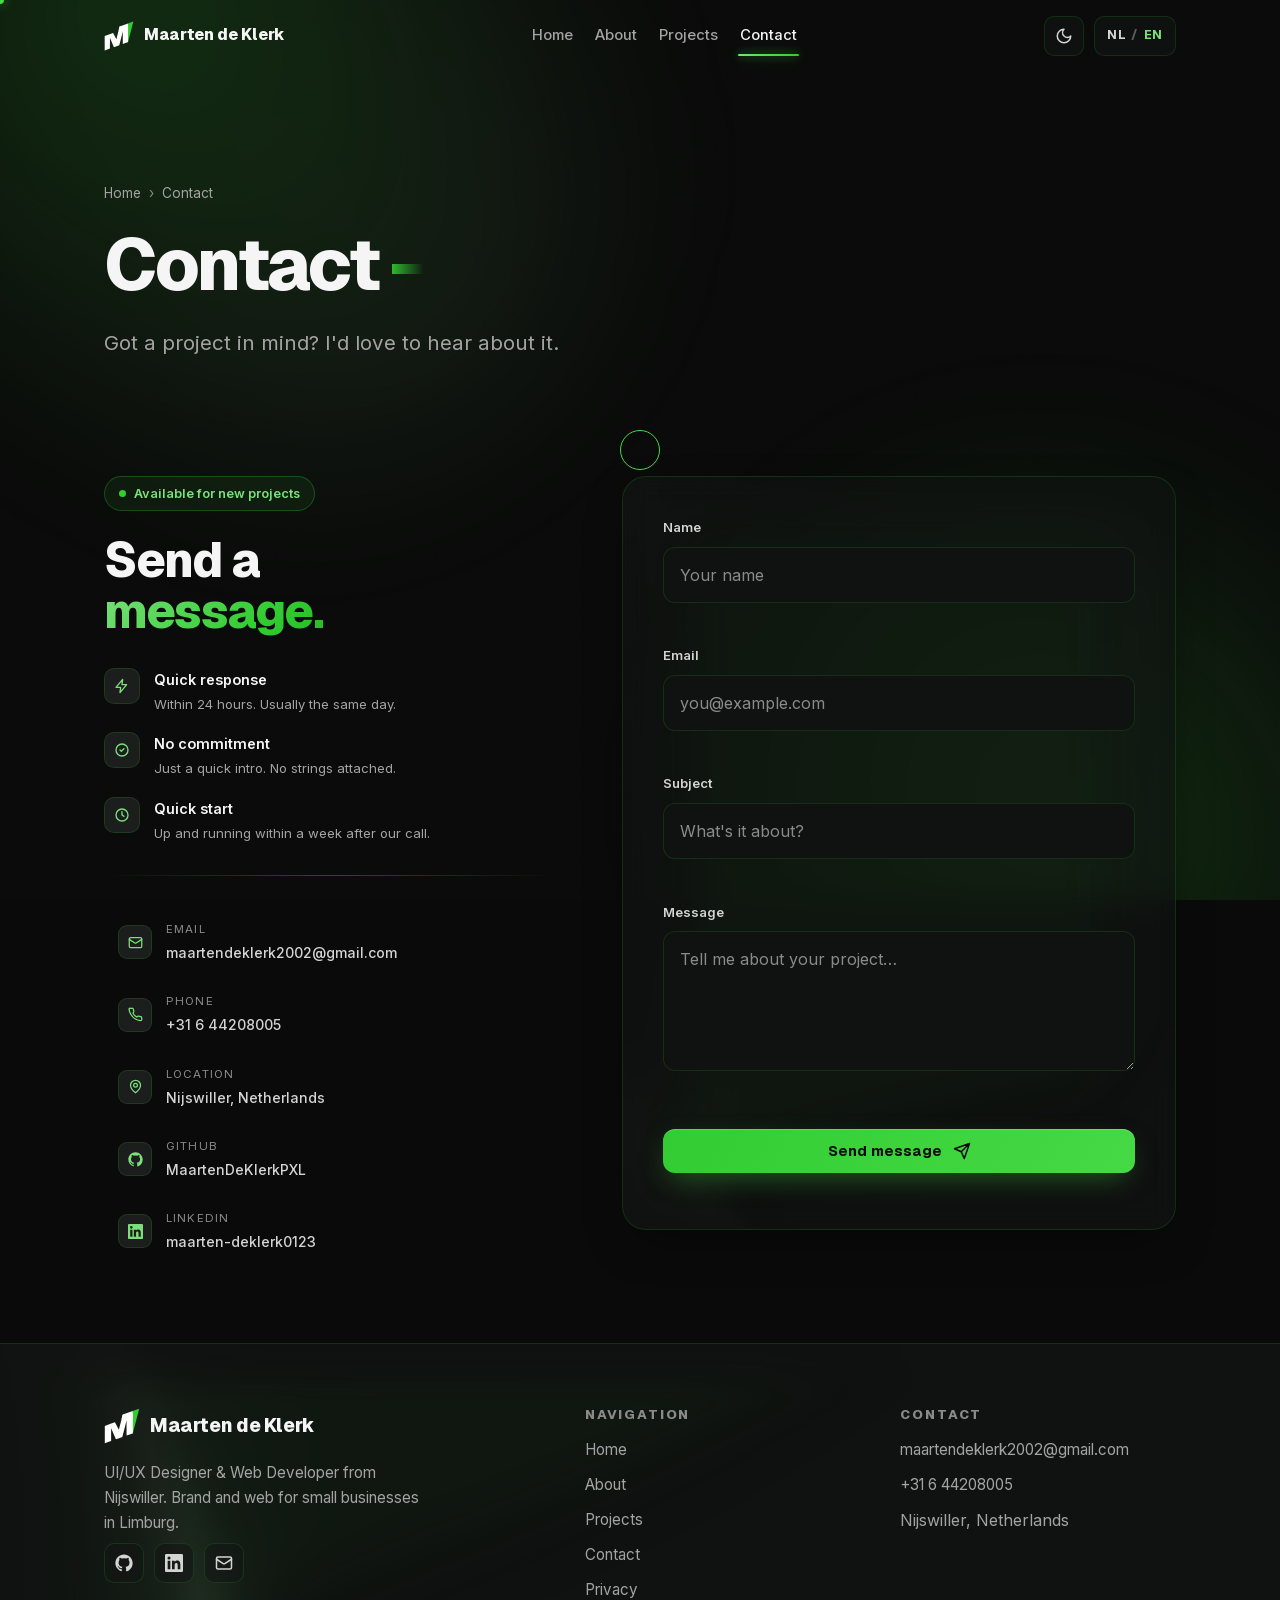
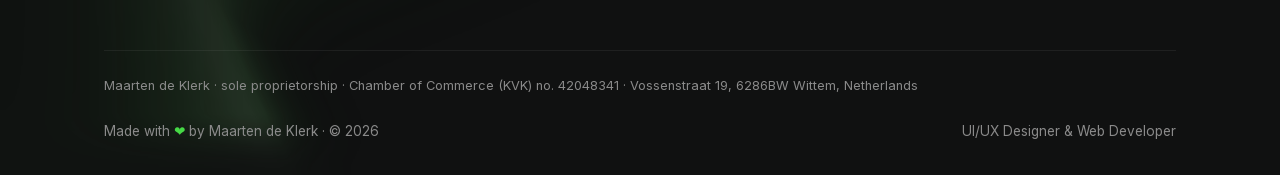
<file: en/contact.html>
<!DOCTYPE html>
<html lang="en" data-theme="dark">
<head>
  <meta charset="UTF-8" />
  <meta name="viewport" content="width=device-width, initial-scale=1.0" />
  <meta http-equiv="Content-Security-Policy" content="default-src 'self'; script-src 'self' https://cdnjs.cloudflare.com https://unpkg.com 'sha256-bsIc6P//SoFYo1DS1od1VPsWhvFCRt+s/elRqEMHSZU=' 'sha256-oR4gNsHfkxev5dmHxoPA6BW5lWsMYsch1kAU5/af6wY=' 'sha256-4nvfliBIzTAPpaXcL7Wf2KkpKMPa3QecCYOlggvidY4='; style-src 'self' 'unsafe-inline'; img-src 'self' data:; font-src 'self'; media-src 'self'; connect-src 'self' https://formsubmit.co; object-src 'none'; frame-src 'none'; base-uri 'self'; form-action 'self'" />
  <meta name="referrer" content="strict-origin-when-cross-origin" />
  <meta name="description" content="Get in touch with Maarten de Klerk — UI/UX Designer & web developer from Nijswiller. Available for new projects." />
  <meta name="theme-color" content="#0A0A0A" />
  <title>Contact — Maarten de Klerk</title>

  <!-- SEO: canonical, taalversies en social preview -->
  <link rel="canonical" href="https://mdeklerk.online/en/contact.html" />
  <link rel="alternate" hreflang="nl" href="https://mdeklerk.online/nl/contact.html" />
  <link rel="alternate" hreflang="en" href="https://mdeklerk.online/en/contact.html" />
  <link rel="alternate" hreflang="x-default" href="https://mdeklerk.online/nl/contact.html" />
  <meta property="og:type" content="website" />
  <meta property="og:site_name" content="Maarten de Klerk" />
  <meta property="og:locale" content="en_US" />
  <meta property="og:title" content="Contact — Maarten de Klerk" />
  <meta property="og:description" content="Get in touch with Maarten de Klerk — UI/UX Designer & web developer from Nijswiller. Available for new projects." />
  <meta property="og:url" content="https://mdeklerk.online/en/contact.html" />
  <meta property="og:image" content="https://mdeklerk.online/assets/og-banner.jpg" />
  <meta property="og:image:width" content="1200" />
  <meta property="og:image:height" content="630" />
  <meta name="twitter:card" content="summary_large_image" />

  <script>try{var t=localStorage.getItem('theme');document.documentElement.setAttribute('data-theme',t==='light'?'light':'dark');}catch(e){}</script>
  <style id="mk-loader-css">
/* Slash-loader tussen pagina's (kritiek, inline zodat hij bij de eerste paint al staat).
   Paneel in var(--bg) met een groene schuine balk (14 graden) op beide randen:
   inkomend staat hij dicht, uitgaand veegt hij van links naar rechts dicht,
   en bij de reveal veegt hij naar rechts weg. Gedrag: claude skills/page-transition.js */
.mk-loader{position:fixed;inset:0;z-index:99990;pointer-events:none;visibility:hidden;overflow:hidden}
.mk-loader__panel{position:absolute;top:-12vh;bottom:-12vh;left:calc(-16vh - 60px);width:calc(100vw + 32vh + 120px);background:var(--bg);transform:translateX(calc(-100% - 90px)) skewX(-14deg);will-change:transform}
.mk-loader__panel::before,.mk-loader__panel::after{content:"";position:absolute;top:0;bottom:0;width:22px;background:var(--accent,#32CD32);box-shadow:0 0 38px 8px rgba(50,205,50,.42)}
.mk-loader__panel::after{right:-25px;border-right:3px solid #A8EBA8}
.mk-loader__panel::before{left:-25px;border-left:3px solid #A8EBA8}
.mk-loader__logo{position:absolute;left:50%;top:50%;width:56px;height:57px;margin:-28px 0 0 -28px;opacity:0;transition:opacity .25s ease}
.mk-loader__logo svg{display:block;width:100%;height:100%;overflow:visible}
.mk-loader__body{fill:var(--text)}
.mk-loader__accent{fill:#32CD32;animation:mkLoaderGlow 1.1s var(--ease-in-out,ease-in-out) infinite}
.mk-loader__knife{animation:mkLoaderKnife 1.1s var(--ease-in-out,ease-in-out) infinite}
@keyframes mkLoaderKnife{from{transform:translateX(330px)}to{transform:translateX(-80px)}}
@keyframes mkLoaderGlow{0%,100%{filter:drop-shadow(0 0 0 rgba(50,205,50,0))}50%{filter:drop-shadow(0 0 9px rgba(50,205,50,.75))}}
/* Inkomend: al dicht bij de eerste paint (class gezet door het inline script) */
html.mk-loading .mk-loader{visibility:visible;animation:mkLoaderFailsafe .01s linear 5s forwards}
html.mk-loading .mk-loader__panel{transform:translateX(0) skewX(-14deg)}
html.mk-loading .mk-loader__logo{opacity:1}
html.mk-loading #mk-intro{display:none}
/* Uitgaand: van links naar rechts dichtvegen, dan het logo */
.mk-loader.is-covering{visibility:visible;pointer-events:all}
.mk-loader.is-covering .mk-loader__panel{transform:translateX(0) skewX(-14deg);transition:transform .45s var(--ease-in-out,ease-in-out)}
.mk-loader.is-covered .mk-loader__logo{opacity:1}
/* Reveal: naar rechts wegvegen; logo verdwijnt eerst */
html.mk-loading .mk-loader.is-revealing .mk-loader__panel{transform:translateX(calc(100% + 90px)) skewX(-14deg);transition:transform .6s var(--ease-in-out,ease-in-out)}
html.mk-loading .mk-loader.is-revealing .mk-loader__logo{opacity:0;transition:opacity .15s ease}
.mk-loader.no-anim,.mk-loader.no-anim *{transition:none!important}
/* Vangnet: hangt de JS, dan verdwijnt de loader na 5 s alsnog */
@keyframes mkLoaderFailsafe{to{visibility:hidden;opacity:0}}
/* Reduced motion: geen sweep, alleen een korte fade */
@media (prefers-reduced-motion:reduce){
.mk-loader__panel,html.mk-loading .mk-loader__panel,.mk-loader.is-covering .mk-loader__panel,html.mk-loading .mk-loader.is-revealing .mk-loader__panel{transform:none;transition:none}
.mk-loader__panel::before,.mk-loader__panel::after{display:none}
.mk-loader{transition:opacity .25s ease}
html.mk-loading .mk-loader.is-revealing{opacity:0}
.mk-loader__knife,.mk-loader__accent{animation:none}
}
  </style>
  <script>try{if(sessionStorage.getItem('mk_visited')){document.documentElement.classList.add('mk-loading');window.__mkLoaderAt=performance.now();}}catch(e){}</script>
  <!-- Zonder JavaScript: alles wat normaal via scroll-animaties binnenkomt meteen tonen -->
  <noscript><style>[data-reveal],.hero-stagger>*,.s-beat__card{opacity:1!important;transform:none!important;filter:none!important;animation:none!important}.mk-intro{display:none!important}.mk-loader{display:none!important}</style></noscript>

  <link rel="stylesheet" href="../ui/css/fonts.css" />

  <link rel="stylesheet" href="../ui/css/themes.css" />
  <link rel="stylesheet" href="../ui/css/style.css" />
  <link rel="stylesheet" href="../ui/css/animations.css" />
  <link rel="stylesheet" href="../ui/css/components.css" />

  <link rel="icon" href="../assets/logo/favicon.svg" type="image/svg+xml" />
</head>

<body>
  <!-- Slash-loader tussen pagina's (zie page-transition.js) -->
  <div class="mk-loader" id="mk-loader" aria-hidden="true">
    <div class="mk-loader__panel"></div>
    <div class="mk-loader__logo">
      <svg viewBox="0 0 275.5 278.1" width="56" height="57" focusable="false">
        <defs>
          <clipPath id="mkLoaderClip">
            <path d="M220.89,22.98c-8.7,38.6-17.4,77.2-26.1,115.8,2.63,20.93,5.27,41.85,7.9,62.78,6.33-2.31,12.67-4.61,19-6.92L270.5,5.03c-16.54,5.98-33.07,11.97-49.61,17.95Z"/>
            <path d="M221.3,22.83c-25.95,9.45-51.91,18.89-77.86,28.34-9.99,39.07-19.98,78.15-29.97,117.22l-30.19-57.79h-.46c-25.94,9.41-51.89,18.83-77.83,28.24v134.28c16.25-5.78,32.5-11.56,48.75-17.34v-99.46h.01s36.87,86.05,36.87,86.05c16.58-6.04,33.17-12.07,49.75-18.11l32.56-127.35v115.5c16.25-5.92,32.5-11.83,48.75-17.75l-.38-171.83Z"/>
          </clipPath>
          <linearGradient id="mkLoaderKnifeGrad" x1="0" y1="0" x2="1" y2="0">
            <stop offset="0" stop-color="#C9F5C9" stop-opacity="0"/>
            <stop offset=".5" stop-color="#E4FBE4" stop-opacity=".95"/>
            <stop offset="1" stop-color="#C9F5C9" stop-opacity="0"/>
          </linearGradient>
        </defs>
        <path class="mk-loader__accent" d="M220.89,22.98c-8.7,38.6-17.4,77.2-26.1,115.8,2.63,20.93,5.27,41.85,7.9,62.78,6.33-2.31,12.67-4.61,19-6.92L270.5,5.03c-16.54,5.98-33.07,11.97-49.61,17.95Z"/>
        <path class="mk-loader__body" d="M221.3,22.83c-25.95,9.45-51.91,18.89-77.86,28.34-9.99,39.07-19.98,78.15-29.97,117.22l-30.19-57.79h-.46c-25.94,9.41-51.89,18.83-77.83,28.24v134.28c16.25-5.78,32.5-11.56,48.75-17.34v-99.46h.01s36.87,86.05,36.87,86.05c16.58-6.04,33.17-12.07,49.75-18.11l32.56-127.35v115.5c16.25-5.92,32.5-11.83,48.75-17.75l-.38-171.83Z"/>
        <g clip-path="url(#mkLoaderClip)">
          <g class="mk-loader__knife">
            <rect x="-22" y="-60" width="20" height="400" fill="url(#mkLoaderKnifeGrad)" transform="rotate(14 -12 140)"/>
          </g>
        </g>
      </svg>
    </div>
  </div>
  <div class="bg-mesh" aria-hidden="true"></div>
  <div class="bg-grain" aria-hidden="true"></div>

  <header class="nav">
    <div class="nav__inner">
      <a class="wordmark" href="index.html" aria-label="Maarten de Klerk — home">
        <span class="wordmark__logo" aria-hidden="true"><img class="wordmark__img wordmark__img--on-dark" src="../assets/logo/m-logo-wit.svg" alt="" width="30" height="30" /><img class="wordmark__img wordmark__img--on-light" src="../assets/logo/m-logo-zwart.svg" alt="" width="30" height="30" /></span>
        <span class="wordmark__name">Maarten de Klerk</span>
      </a>
      <nav class="nav__links" aria-label="Main menu">
        <a class="nav__link" href="index.html">Home</a>
        <a class="nav__link" href="about.html">About</a>
        <a class="nav__link" href="projects.html">Projects</a>
        <a class="nav__link" href="contact.html" aria-current="page">Contact</a>
      </nav>
      <div class="nav__controls">
        <button class="icon-btn theme-toggle" data-theme-toggle aria-label="Toggle theme">
          <svg class="sun" viewBox="0 0 24 24" fill="none" stroke="currentColor" stroke-width="2" stroke-linecap="round" stroke-linejoin="round"><circle cx="12" cy="12" r="4"/><path d="M12 2v2M12 20v2M4.93 4.93l1.41 1.41M17.66 17.66l1.41 1.41M2 12h2M20 12h2M6.34 17.66l-1.41 1.41M19.07 4.93l-1.41 1.41"/></svg>
          <svg class="moon" viewBox="0 0 24 24" fill="none" stroke="currentColor" stroke-width="2" stroke-linecap="round" stroke-linejoin="round"><path d="M12 3a6 6 0 0 0 9 9 9 9 0 1 1-9-9Z"/></svg>
        </button>
        <a class="icon-btn lang-toggle" href="../nl/contact.html" data-no-transition aria-label="Schakel naar Nederlands">
          <span>NL</span><span class="sep">/</span><span class="is-active">EN</span>
        </a>
        <button class="hamburger" data-menu-toggle aria-label="Open menu" aria-expanded="false" aria-controls="mobileMenu">
          <span></span><span></span><span></span>
        </button>
      </div>
    </div>
  </header>

  <div class="mobile-menu" id="mobileMenu">
    <a class="mobile-menu__link" data-idx="01" href="index.html">Home</a>
    <a class="mobile-menu__link" data-idx="02" href="about.html">About</a>
    <a class="mobile-menu__link" data-idx="03" href="projects.html">Projects</a>
    <a class="mobile-menu__link" data-idx="04" href="contact.html">Contact</a>
    <div class="mobile-menu__meta">
      <a class="icon-btn tip" data-tip="GitHub" href="https://github.com/MaartenDeKlerkPXL" target="_blank" rel="noopener" aria-label="GitHub"><svg viewBox="0 0 24 24" fill="currentColor"><path d="M12 .5C5.7.5.5 5.7.5 12c0 5.1 3.3 9.4 7.9 10.9.6.1.8-.3.8-.6v-2c-3.2.7-3.9-1.5-3.9-1.5-.5-1.3-1.3-1.7-1.3-1.7-1.1-.7.1-.7.1-.7 1.2.1 1.8 1.2 1.8 1.2 1 1.8 2.7 1.3 3.4 1 .1-.8.4-1.3.8-1.6-2.6-.3-5.3-1.3-5.3-5.8 0-1.3.5-2.3 1.2-3.2-.1-.3-.5-1.5.1-3.1 0 0 1-.3 3.3 1.2a11.5 11.5 0 0 1 6 0C17 4.6 18 4.9 18 4.9c.6 1.6.2 2.8.1 3.1.8.9 1.2 1.9 1.2 3.2 0 4.6-2.7 5.5-5.3 5.8.4.4.8 1.1.8 2.2v3.3c0 .3.2.7.8.6 4.6-1.5 7.9-5.8 7.9-10.9C23.5 5.7 18.3.5 12 .5z"/></svg></a>
      <a class="icon-btn tip" data-tip="LinkedIn" href="https://www.linkedin.com/in/maarten-deklerk0123/" target="_blank" rel="noopener" aria-label="LinkedIn"><svg viewBox="0 0 24 24" fill="currentColor"><path d="M20.45 20.45h-3.56v-5.57c0-1.33 0-3.04-1.85-3.04-1.85 0-2.14 1.45-2.14 2.94v5.67H9.34V9h3.42v1.56h.05c.48-.9 1.64-1.85 3.37-1.85 3.6 0 4.27 2.37 4.27 5.46v6.28zM5.34 7.43a2.07 2.07 0 1 1 0-4.14 2.07 2.07 0 0 1 0 4.14zM7.12 20.45H3.55V9h3.57v11.45zM22.22 0H1.77C.79 0 0 .77 0 1.73v20.54C0 23.23.79 24 1.77 24h20.45c.98 0 1.78-.77 1.78-1.73V1.73C24 .77 23.2 0 22.22 0z"/></svg></a>
      <a class="icon-btn tip" data-tip="Email" href="mailto:maartendeklerk2002@gmail.com" aria-label="Email"><svg viewBox="0 0 24 24" fill="none" stroke="currentColor" stroke-width="2" stroke-linecap="round" stroke-linejoin="round"><rect x="2" y="4" width="20" height="16" rx="2"/><path d="m22 7-8.97 5.7a1.94 1.94 0 0 1-2.06 0L2 7"/></svg></a>
    </div>
  </div>

  <main>
    <section class="page-hero">
      <div class="container">
        <nav class="breadcrumb" aria-label="Breadcrumb">
          <a href="index.html">Home</a><span class="sep">›</span><span>Contact</span>
        </nav>
        <h1 class="page-title">Contact</h1>
        <p class="lead">Got a project in mind? I'd love to hear about it.</p>
      </div>
    </section>

    <section class="section section--tight">
      <div class="container">
        <div class="contact-grid">
          <aside class="cinfo-panel" data-reveal="fade-left">
            <div class="avail-badge">
              <span class="avail-dot" aria-hidden="true"></span>
              <span>Available for new projects</span>
            </div>

            <h2 class="cinfo-statement">Send a<br><span class="text-gradient">message.</span></h2>

            <div class="creasons">
              <div class="creason">
                <span class="creason-ic"><svg viewBox="0 0 24 24" fill="none" stroke="currentColor" stroke-width="2" stroke-linecap="round" stroke-linejoin="round"><path d="M13 2L3 14h7l-1 8 10-12h-7z"/></svg></span>
                <div>
                  <p class="creason-t">Quick response</p>
                  <p class="creason-d">Within 24 hours. Usually the same day.</p>
                </div>
              </div>
              <div class="creason">
                <span class="creason-ic"><svg viewBox="0 0 24 24" fill="none" stroke="currentColor" stroke-width="2" stroke-linecap="round" stroke-linejoin="round"><path d="M9 12l2 2 4-4"/><circle cx="12" cy="12" r="9"/></svg></span>
                <div>
                  <p class="creason-t">No commitment</p>
                  <p class="creason-d">Just a quick intro. No strings attached.</p>
                </div>
              </div>
              <div class="creason">
                <span class="creason-ic"><svg viewBox="0 0 24 24" fill="none" stroke="currentColor" stroke-width="2" stroke-linecap="round" stroke-linejoin="round"><circle cx="12" cy="12" r="9"/><path d="M12 7v5l3 2"/></svg></span>
                <div>
                  <p class="creason-t">Quick start</p>
                  <p class="creason-d">Up and running within a week after our call.</p>
                </div>
              </div>
            </div>

            <hr class="divider" style="margin-block: var(--sp-4)" />

            <div class="cinfo-details">
              <a class="cinfo-row" href="mailto:maartendeklerk2002@gmail.com">
                <span class="cinfo-row__icon"><svg viewBox="0 0 24 24" fill="none" stroke="currentColor" stroke-width="2" stroke-linecap="round" stroke-linejoin="round"><rect x="2" y="4" width="20" height="16" rx="2"/><path d="m22 7-8.97 5.7a1.94 1.94 0 0 1-2.06 0L2 7"/></svg></span>
                <div><span class="cinfo-row__label">Email</span><span class="cinfo-row__value">maartendeklerk2002@gmail.com</span></div>
              </a>
              <a class="cinfo-row" href="tel:+31644208005">
                <span class="cinfo-row__icon"><svg viewBox="0 0 24 24" fill="none" stroke="currentColor" stroke-width="2" stroke-linecap="round" stroke-linejoin="round"><path d="M22 16.92v3a2 2 0 0 1-2.18 2 19.79 19.79 0 0 1-8.63-3.07A19.5 19.5 0 0 1 4.69 12a19.79 19.79 0 0 1-3.07-8.67A2 2 0 0 1 3.6 2h3a2 2 0 0 1 2 1.72c.127.96.361 1.903.7 2.81a2 2 0 0 1-.45 2.11L7.91 9.91a16 16 0 0 0 6.16 6.16l.95-.95a2 2 0 0 1 2.11-.45c.907.339 1.85.573 2.81.7A2 2 0 0 1 22 16.92z"/></svg></span>
                <div><span class="cinfo-row__label">Phone</span><span class="cinfo-row__value">+31 6 44208005</span></div>
              </a>
              <div class="cinfo-row">
                <span class="cinfo-row__icon"><svg viewBox="0 0 24 24" fill="none" stroke="currentColor" stroke-width="2" stroke-linecap="round" stroke-linejoin="round"><path d="M20 10c0 6-8 12-8 12s-8-6-8-12a8 8 0 0 1 16 0Z"/><circle cx="12" cy="10" r="3"/></svg></span>
                <div><span class="cinfo-row__label">Location</span><span class="cinfo-row__value">Nijswiller, Netherlands</span></div>
              </div>
              <a class="cinfo-row" href="https://github.com/MaartenDeKlerkPXL" target="_blank" rel="noopener">
                <span class="cinfo-row__icon"><svg viewBox="0 0 24 24" fill="currentColor"><path d="M12 .5C5.7.5.5 5.7.5 12c0 5.1 3.3 9.4 7.9 10.9.6.1.8-.3.8-.6v-2c-3.2.7-3.9-1.5-3.9-1.5-.5-1.3-1.3-1.7-1.3-1.7-1.1-.7.1-.7.1-.7 1.2.1 1.8 1.2 1.8 1.2 1 1.8 2.7 1.3 3.4 1 .1-.8.4-1.3.8-1.6-2.6-.3-5.3-1.3-5.3-5.8 0-1.3.5-2.3 1.2-3.2-.1-.3-.5-1.5.1-3.1 0 0 1-.3 3.3 1.2a11.5 11.5 0 0 1 6 0C17 4.6 18 4.9 18 4.9c.6 1.6.2 2.8.1 3.1.8.9 1.2 1.9 1.2 3.2 0 4.6-2.7 5.5-5.3 5.8.4.4.8 1.1.8 2.2v3.3c0 .3.2.7.8.6 4.6-1.5 7.9-5.8 7.9-10.9C23.5 5.7 18.3.5 12 .5z"/></svg></span>
                <div><span class="cinfo-row__label">GitHub</span><span class="cinfo-row__value">MaartenDeKlerkPXL</span></div>
              </a>
              <a class="cinfo-row" href="https://www.linkedin.com/in/maarten-deklerk0123/" target="_blank" rel="noopener">
                <span class="cinfo-row__icon"><svg viewBox="0 0 24 24" fill="currentColor"><path d="M20.45 20.45h-3.56v-5.57c0-1.33 0-3.04-1.85-3.04-1.85 0-2.14 1.45-2.14 2.94v5.67H9.34V9h3.42v1.56h.05c.48-.9 1.64-1.85 3.37-1.85 3.6 0 4.27 2.37 4.27 5.46v6.28zM5.34 7.43a2.07 2.07 0 1 1 0-4.14 2.07 2.07 0 0 1 0 4.14zM7.12 20.45H3.55V9h3.57v11.45zM22.22 0H1.77C.79 0 0 .77 0 1.73v20.54C0 23.23.79 24 1.77 24h20.45c.98 0 1.78-.77 1.78-1.73V1.73C24 .77 23.2 0 22.22 0z"/></svg></span>
                <div><span class="cinfo-row__label">LinkedIn</span><span class="cinfo-row__value">maarten-deklerk0123</span></div>
              </a>
            </div>
          </aside>

          <form class="form float-glow" data-contact-form data-mailto="maartendeklerk2002@gmail.com" action="#" novalidate data-reveal="fade-right">
            <div class="field">
              <label for="name">Name</label>
              <input type="text" id="name" name="name" placeholder="Your name" autocomplete="name" />
              <svg class="field__icon check" viewBox="0 0 24 24" fill="none" stroke="currentColor" stroke-width="3" stroke-linecap="round" stroke-linejoin="round"><path d="M20 6 9 17l-5-5"/></svg>
              <svg class="field__icon cross" viewBox="0 0 24 24" fill="none" stroke="currentColor" stroke-width="3" stroke-linecap="round" stroke-linejoin="round"><path d="M18 6 6 18M6 6l12 12"/></svg>
              <div class="field__error" aria-live="polite"></div>
            </div>
            <div class="field">
              <label for="email">Email</label>
              <input type="email" id="email" name="email" placeholder="you@example.com" autocomplete="email" />
              <svg class="field__icon check" viewBox="0 0 24 24" fill="none" stroke="currentColor" stroke-width="3" stroke-linecap="round" stroke-linejoin="round"><path d="M20 6 9 17l-5-5"/></svg>
              <svg class="field__icon cross" viewBox="0 0 24 24" fill="none" stroke="currentColor" stroke-width="3" stroke-linecap="round" stroke-linejoin="round"><path d="M18 6 6 18M6 6l12 12"/></svg>
              <div class="field__error" aria-live="polite"></div>
            </div>
            <div class="field">
              <label for="subject">Subject</label>
              <input type="text" id="subject" name="subject" placeholder="What's it about?" />
              <svg class="field__icon check" viewBox="0 0 24 24" fill="none" stroke="currentColor" stroke-width="3" stroke-linecap="round" stroke-linejoin="round"><path d="M20 6 9 17l-5-5"/></svg>
              <svg class="field__icon cross" viewBox="0 0 24 24" fill="none" stroke="currentColor" stroke-width="3" stroke-linecap="round" stroke-linejoin="round"><path d="M18 6 6 18M6 6l12 12"/></svg>
              <div class="field__error" aria-live="polite"></div>
            </div>
            <div class="field">
              <label for="message">Message</label>
              <textarea id="message" name="message" placeholder="Tell me about your project…"></textarea>
              <svg class="field__icon check" viewBox="0 0 24 24" fill="none" stroke="currentColor" stroke-width="3" stroke-linecap="round" stroke-linejoin="round"><path d="M20 6 9 17l-5-5"/></svg>
              <svg class="field__icon cross" viewBox="0 0 24 24" fill="none" stroke="currentColor" stroke-width="3" stroke-linecap="round" stroke-linejoin="round"><path d="M18 6 6 18M6 6l12 12"/></svg>
              <div class="field__error" aria-live="polite"></div>
            </div>
            <!-- Honeypot tegen spambots: onzichtbaar en niet bereikbaar voor bezoekers -->
            <div class="form__honey" aria-hidden="true">
              <label for="hp-website">Website</label>
              <input type="text" id="hp-website" name="_honey" tabindex="-1" autocomplete="off" />
            </div>
            <button type="submit" class="btn btn--primary btn--block form__submit">
              <span class="label">Send message
                <svg viewBox="0 0 24 24" fill="none" stroke="currentColor" stroke-width="2" stroke-linecap="round" stroke-linejoin="round"><path d="M22 2 11 13M22 2l-7 20-4-9-9-4 20-7z"/></svg>
              </span>
              <span class="spinner" aria-hidden="true"></span>
              <svg class="check-ico" viewBox="0 0 24 24" fill="none" stroke="currentColor" stroke-width="3" stroke-linecap="round" stroke-linejoin="round"><path d="M20 6 9 17l-5-5"/></svg>
            </button>
            <p class="form__status" role="status" aria-live="polite"></p>
          </form>
        </div>
      </div>
    </section>
  </main>

  <footer class="footer float-glow">
    <div class="container">
      <div class="footer__grid">
        <div class="footer__brand">
          <a class="wordmark" href="index.html"><span class="wordmark__logo" aria-hidden="true"><img class="wordmark__img wordmark__img--on-dark" src="../assets/logo/m-logo-wit.svg" alt="" width="30" height="30" /><img class="wordmark__img wordmark__img--on-light" src="../assets/logo/m-logo-zwart.svg" alt="" width="30" height="30" /></span><span class="wordmark__name">Maarten de Klerk</span></a>
          <p>UI/UX Designer &amp; Web Developer from Nijswiller. Brand and web for small businesses in Limburg.</p>
          <div class="footer__social">
            <a class="icon-btn tip" data-tip="GitHub" href="https://github.com/MaartenDeKlerkPXL" target="_blank" rel="noopener" aria-label="GitHub"><svg viewBox="0 0 24 24" fill="currentColor"><path d="M12 .5C5.7.5.5 5.7.5 12c0 5.1 3.3 9.4 7.9 10.9.6.1.8-.3.8-.6v-2c-3.2.7-3.9-1.5-3.9-1.5-.5-1.3-1.3-1.7-1.3-1.7-1.1-.7.1-.7.1-.7 1.2.1 1.8 1.2 1.8 1.2 1 1.8 2.7 1.3 3.4 1 .1-.8.4-1.3.8-1.6-2.6-.3-5.3-1.3-5.3-5.8 0-1.3.5-2.3 1.2-3.2-.1-.3-.5-1.5.1-3.1 0 0 1-.3 3.3 1.2a11.5 11.5 0 0 1 6 0C17 4.6 18 4.9 18 4.9c.6 1.6.2 2.8.1 3.1.8.9 1.2 1.9 1.2 3.2 0 4.6-2.7 5.5-5.3 5.8.4.4.8 1.1.8 2.2v3.3c0 .3.2.7.8.6 4.6-1.5 7.9-5.8 7.9-10.9C23.5 5.7 18.3.5 12 .5z"/></svg></a>
            <a class="icon-btn tip" data-tip="LinkedIn" href="https://www.linkedin.com/in/maarten-deklerk0123/" target="_blank" rel="noopener" aria-label="LinkedIn"><svg viewBox="0 0 24 24" fill="currentColor"><path d="M20.45 20.45h-3.56v-5.57c0-1.33 0-3.04-1.85-3.04-1.85 0-2.14 1.45-2.14 2.94v5.67H9.34V9h3.42v1.56h.05c.48-.9 1.64-1.85 3.37-1.85 3.6 0 4.27 2.37 4.27 5.46v6.28zM5.34 7.43a2.07 2.07 0 1 1 0-4.14 2.07 2.07 0 0 1 0 4.14zM7.12 20.45H3.55V9h3.57v11.45zM22.22 0H1.77C.79 0 0 .77 0 1.73v20.54C0 23.23.79 24 1.77 24h20.45c.98 0 1.78-.77 1.78-1.73V1.73C24 .77 23.2 0 22.22 0z"/></svg></a>
            <a class="icon-btn tip" data-tip="Email" href="mailto:maartendeklerk2002@gmail.com" aria-label="Email"><svg viewBox="0 0 24 24" fill="none" stroke="currentColor" stroke-width="2" stroke-linecap="round" stroke-linejoin="round"><rect x="2" y="4" width="20" height="16" rx="2"/><path d="m22 7-8.97 5.7a1.94 1.94 0 0 1-2.06 0L2 7"/></svg></a>
          </div>
        </div>
        <div>
          <h3>Navigation</h3>
          <div class="footer__links">
            <a href="index.html">Home</a><a href="about.html">About</a><a href="projects.html">Projects</a><a href="contact.html">Contact</a><a href="privacy.html">Privacy</a>
          </div>
        </div>
        <div>
          <h3>Contact</h3>
          <div class="footer__links">
            <a href="mailto:maartendeklerk2002@gmail.com">maartendeklerk2002@gmail.com</a>
            <a href="tel:+31644208005">+31 6 44208005</a>
            <span style="color: var(--text-muted)">Nijswiller, Netherlands</span>
          </div>
        </div>
      </div>
      <div class="footer__bottom">
        <span class="footer__legal">Maarten de Klerk · sole proprietorship · Chamber of Commerce (KVK) no. 42048341 · Vossenstraat 19, 6286BW Wittem, Netherlands</span>
        <span>Made with <span class="heart">❤</span> by Maarten de Klerk · © <span data-year>2026</span></span>
        <span>UI/UX Designer &amp; Web Developer</span>
      </div>
    </div>
  </footer>

  <button class="scroll-top" id="scrollTop" aria-label="Back to top">
    <svg class="scroll-top__ring" viewBox="0 0 44 44">
      <defs>
        <linearGradient id="ringGrad" x1="0%" y1="0%" x2="100%" y2="100%">
          <stop offset="0%" stop-color="#32CD32"/>
          <stop offset="100%" stop-color="#7BE07B"/>
        </linearGradient>
      </defs>
      <rect x="2" y="2" width="40" height="40" rx="10" class="ring-track"/>
      <rect x="2" y="2" width="40" height="40" rx="10" class="ring-fill" id="scrollRingFill"/>
    </svg>
    <svg class="scroll-top__arrow" viewBox="0 0 24 24" fill="none" stroke="currentColor" stroke-width="2.5" stroke-linecap="round"><path d="M18 15l-6-6-6 6"/></svg>
  </button>

  <script defer src="../claude%20skills/theme-toggle.js"></script>
  <script defer src="../claude%20skills/cursor.js"></script>
  <script defer src="../claude%20skills/magnetic.js"></script>
  <script defer src="../claude%20skills/reveal.js"></script>
  <script defer src="../claude%20skills/page-transition.js"></script>
  <script defer src="../ui/js/animations.js"></script>
  <script defer src="../ui/js/projects.js"></script>
  <script defer src="../ui/js/silk-glow.js"></script>
  <script defer src="../ui/js/main.js"></script>
</body>
</html>
</file>
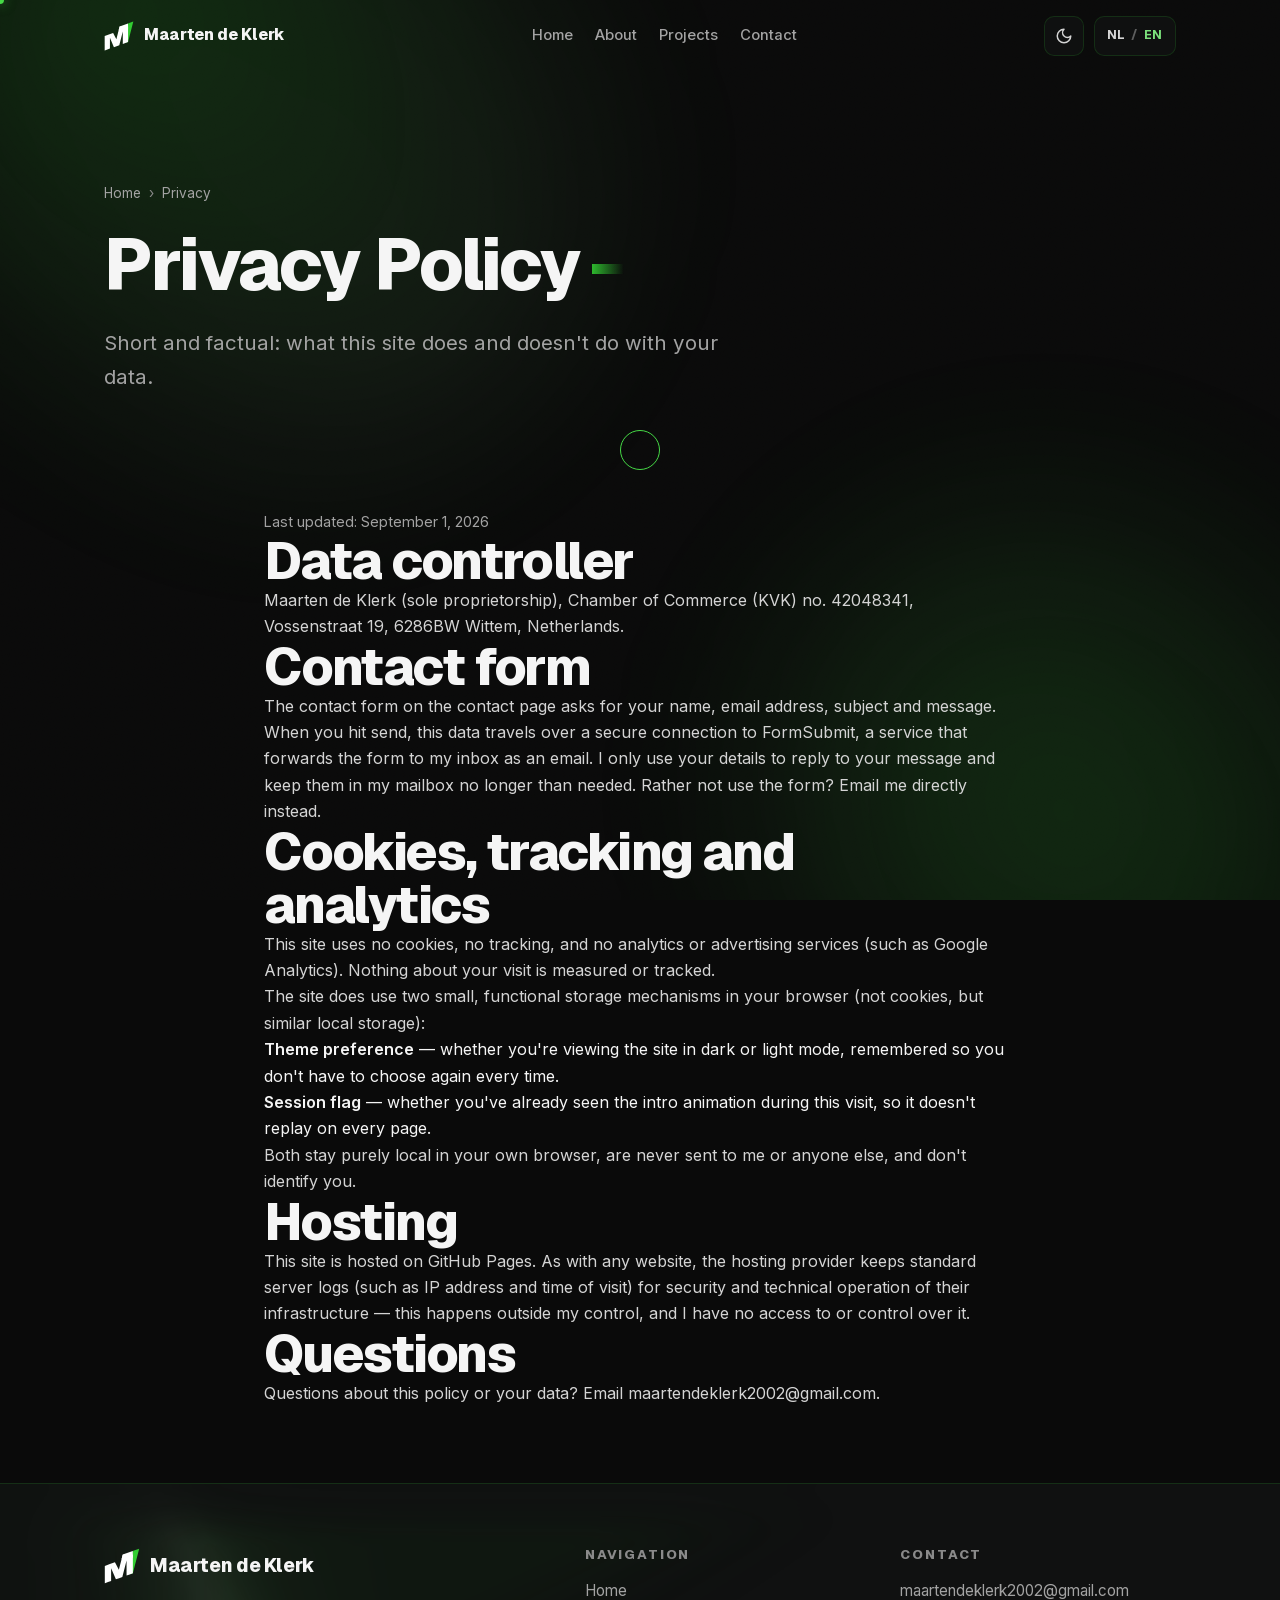
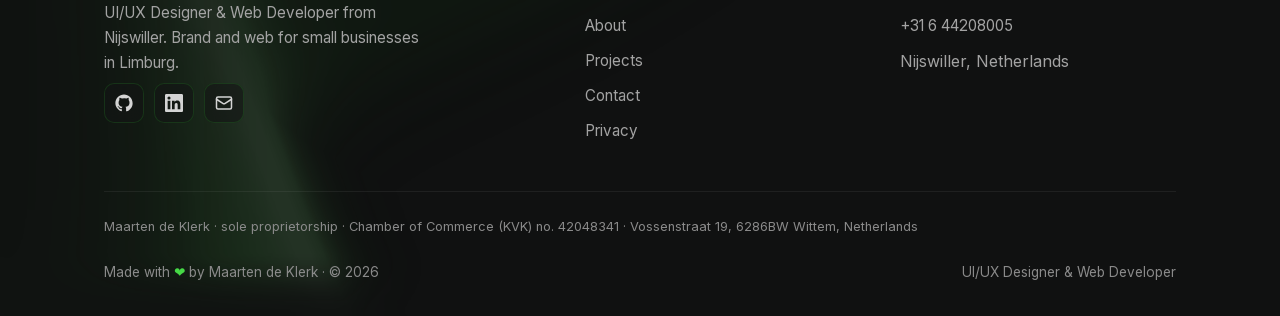
<file: en/privacy.html>
<!DOCTYPE html>
<html lang="en" data-theme="dark">
<head>
  <meta charset="UTF-8" />
  <meta name="viewport" content="width=device-width, initial-scale=1.0" />
  <meta http-equiv="Content-Security-Policy" content="default-src 'self'; script-src 'self' https://cdnjs.cloudflare.com https://unpkg.com 'sha256-bsIc6P//SoFYo1DS1od1VPsWhvFCRt+s/elRqEMHSZU=' 'sha256-oR4gNsHfkxev5dmHxoPA6BW5lWsMYsch1kAU5/af6wY=' 'sha256-4nvfliBIzTAPpaXcL7Wf2KkpKMPa3QecCYOlggvidY4='; style-src 'self' 'unsafe-inline'; img-src 'self' data:; font-src 'self'; media-src 'self'; connect-src 'self'; object-src 'none'; frame-src 'none'; base-uri 'self'; form-action 'self'" />
  <meta name="referrer" content="strict-origin-when-cross-origin" />
  <meta name="description" content="Privacy policy for Maarten de Klerk — what data this site collects and how it's handled." />
  <meta name="theme-color" content="#0A0A0A" />
  <title>Privacy — Maarten de Klerk</title>

  <!-- SEO: canonical, taalversies en social preview -->
  <link rel="canonical" href="https://mdeklerk.online/en/privacy.html" />
  <link rel="alternate" hreflang="nl" href="https://mdeklerk.online/nl/privacy.html" />
  <link rel="alternate" hreflang="en" href="https://mdeklerk.online/en/privacy.html" />
  <link rel="alternate" hreflang="x-default" href="https://mdeklerk.online/nl/privacy.html" />
  <meta property="og:type" content="website" />
  <meta property="og:site_name" content="Maarten de Klerk" />
  <meta property="og:locale" content="en_US" />
  <meta property="og:title" content="Privacy — Maarten de Klerk" />
  <meta property="og:description" content="Privacy policy for Maarten de Klerk — what data this site collects and how it's handled." />
  <meta property="og:url" content="https://mdeklerk.online/en/privacy.html" />
  <meta property="og:image" content="https://mdeklerk.online/assets/og-banner.jpg" />
  <meta property="og:image:width" content="1200" />
  <meta property="og:image:height" content="630" />
  <meta name="twitter:card" content="summary_large_image" />

  <script>try{var t=localStorage.getItem('theme');document.documentElement.setAttribute('data-theme',t==='light'?'light':'dark');}catch(e){}</script>
  <style id="mk-loader-css">
/* Slash-loader tussen pagina's (kritiek, inline zodat hij bij de eerste paint al staat).
   Paneel in var(--bg) met een groene schuine balk (14 graden) op beide randen:
   inkomend staat hij dicht, uitgaand veegt hij van links naar rechts dicht,
   en bij de reveal veegt hij naar rechts weg. Gedrag: claude skills/page-transition.js */
.mk-loader{position:fixed;inset:0;z-index:99990;pointer-events:none;visibility:hidden;overflow:hidden}
.mk-loader__panel{position:absolute;top:-12vh;bottom:-12vh;left:calc(-16vh - 60px);width:calc(100vw + 32vh + 120px);background:var(--bg);transform:translateX(calc(-100% - 90px)) skewX(-14deg);will-change:transform}
.mk-loader__panel::before,.mk-loader__panel::after{content:"";position:absolute;top:0;bottom:0;width:22px;background:var(--accent,#32CD32);box-shadow:0 0 38px 8px rgba(50,205,50,.42)}
.mk-loader__panel::after{right:-25px;border-right:3px solid #A8EBA8}
.mk-loader__panel::before{left:-25px;border-left:3px solid #A8EBA8}
.mk-loader__logo{position:absolute;left:50%;top:50%;width:56px;height:57px;margin:-28px 0 0 -28px;opacity:0;transition:opacity .25s ease}
.mk-loader__logo svg{display:block;width:100%;height:100%;overflow:visible}
.mk-loader__body{fill:var(--text)}
.mk-loader__accent{fill:#32CD32;animation:mkLoaderGlow 1.1s var(--ease-in-out,ease-in-out) infinite}
.mk-loader__knife{animation:mkLoaderKnife 1.1s var(--ease-in-out,ease-in-out) infinite}
@keyframes mkLoaderKnife{from{transform:translateX(330px)}to{transform:translateX(-80px)}}
@keyframes mkLoaderGlow{0%,100%{filter:drop-shadow(0 0 0 rgba(50,205,50,0))}50%{filter:drop-shadow(0 0 9px rgba(50,205,50,.75))}}
/* Inkomend: al dicht bij de eerste paint (class gezet door het inline script) */
html.mk-loading .mk-loader{visibility:visible;animation:mkLoaderFailsafe .01s linear 5s forwards}
html.mk-loading .mk-loader__panel{transform:translateX(0) skewX(-14deg)}
html.mk-loading .mk-loader__logo{opacity:1}
html.mk-loading #mk-intro{display:none}
/* Uitgaand: van links naar rechts dichtvegen, dan het logo */
.mk-loader.is-covering{visibility:visible;pointer-events:all}
.mk-loader.is-covering .mk-loader__panel{transform:translateX(0) skewX(-14deg);transition:transform .45s var(--ease-in-out,ease-in-out)}
.mk-loader.is-covered .mk-loader__logo{opacity:1}
/* Reveal: naar rechts wegvegen; logo verdwijnt eerst */
html.mk-loading .mk-loader.is-revealing .mk-loader__panel{transform:translateX(calc(100% + 90px)) skewX(-14deg);transition:transform .6s var(--ease-in-out,ease-in-out)}
html.mk-loading .mk-loader.is-revealing .mk-loader__logo{opacity:0;transition:opacity .15s ease}
.mk-loader.no-anim,.mk-loader.no-anim *{transition:none!important}
/* Vangnet: hangt de JS, dan verdwijnt de loader na 5 s alsnog */
@keyframes mkLoaderFailsafe{to{visibility:hidden;opacity:0}}
/* Reduced motion: geen sweep, alleen een korte fade */
@media (prefers-reduced-motion:reduce){
.mk-loader__panel,html.mk-loading .mk-loader__panel,.mk-loader.is-covering .mk-loader__panel,html.mk-loading .mk-loader.is-revealing .mk-loader__panel{transform:none;transition:none}
.mk-loader__panel::before,.mk-loader__panel::after{display:none}
.mk-loader{transition:opacity .25s ease}
html.mk-loading .mk-loader.is-revealing{opacity:0}
.mk-loader__knife,.mk-loader__accent{animation:none}
}
  </style>
  <script>try{if(sessionStorage.getItem('mk_visited')){document.documentElement.classList.add('mk-loading');window.__mkLoaderAt=performance.now();}}catch(e){}</script>
  <!-- Zonder JavaScript: alles wat normaal via scroll-animaties binnenkomt meteen tonen -->
  <noscript><style>[data-reveal],.hero-stagger>*,.s-beat__card{opacity:1!important;transform:none!important;filter:none!important;animation:none!important}.mk-intro{display:none!important}.mk-loader{display:none!important}</style></noscript>

  <link rel="stylesheet" href="../ui/css/fonts.css" />

  <link rel="stylesheet" href="../ui/css/themes.css" />
  <link rel="stylesheet" href="../ui/css/style.css" />
  <link rel="stylesheet" href="../ui/css/animations.css" />
  <link rel="stylesheet" href="../ui/css/components.css" />

  <link rel="icon" href="../assets/logo/favicon.svg" type="image/svg+xml" />
</head>

<body>
  <!-- Slash-loader tussen pagina's (zie page-transition.js) -->
  <div class="mk-loader" id="mk-loader" aria-hidden="true">
    <div class="mk-loader__panel"></div>
    <div class="mk-loader__logo">
      <svg viewBox="0 0 275.5 278.1" width="56" height="57" focusable="false">
        <defs>
          <clipPath id="mkLoaderClip">
            <path d="M220.89,22.98c-8.7,38.6-17.4,77.2-26.1,115.8,2.63,20.93,5.27,41.85,7.9,62.78,6.33-2.31,12.67-4.61,19-6.92L270.5,5.03c-16.54,5.98-33.07,11.97-49.61,17.95Z"/>
            <path d="M221.3,22.83c-25.95,9.45-51.91,18.89-77.86,28.34-9.99,39.07-19.98,78.15-29.97,117.22l-30.19-57.79h-.46c-25.94,9.41-51.89,18.83-77.83,28.24v134.28c16.25-5.78,32.5-11.56,48.75-17.34v-99.46h.01s36.87,86.05,36.87,86.05c16.58-6.04,33.17-12.07,49.75-18.11l32.56-127.35v115.5c16.25-5.92,32.5-11.83,48.75-17.75l-.38-171.83Z"/>
          </clipPath>
          <linearGradient id="mkLoaderKnifeGrad" x1="0" y1="0" x2="1" y2="0">
            <stop offset="0" stop-color="#C9F5C9" stop-opacity="0"/>
            <stop offset=".5" stop-color="#E4FBE4" stop-opacity=".95"/>
            <stop offset="1" stop-color="#C9F5C9" stop-opacity="0"/>
          </linearGradient>
        </defs>
        <path class="mk-loader__accent" d="M220.89,22.98c-8.7,38.6-17.4,77.2-26.1,115.8,2.63,20.93,5.27,41.85,7.9,62.78,6.33-2.31,12.67-4.61,19-6.92L270.5,5.03c-16.54,5.98-33.07,11.97-49.61,17.95Z"/>
        <path class="mk-loader__body" d="M221.3,22.83c-25.95,9.45-51.91,18.89-77.86,28.34-9.99,39.07-19.98,78.15-29.97,117.22l-30.19-57.79h-.46c-25.94,9.41-51.89,18.83-77.83,28.24v134.28c16.25-5.78,32.5-11.56,48.75-17.34v-99.46h.01s36.87,86.05,36.87,86.05c16.58-6.04,33.17-12.07,49.75-18.11l32.56-127.35v115.5c16.25-5.92,32.5-11.83,48.75-17.75l-.38-171.83Z"/>
        <g clip-path="url(#mkLoaderClip)">
          <g class="mk-loader__knife">
            <rect x="-22" y="-60" width="20" height="400" fill="url(#mkLoaderKnifeGrad)" transform="rotate(14 -12 140)"/>
          </g>
        </g>
      </svg>
    </div>
  </div>
  <div class="bg-mesh" aria-hidden="true"></div>
  <div class="bg-grain" aria-hidden="true"></div>

  <header class="nav">
    <div class="nav__inner">
      <a class="wordmark" href="index.html" aria-label="Maarten de Klerk — home">
        <span class="wordmark__logo" aria-hidden="true"><img class="wordmark__img wordmark__img--on-dark" src="../assets/logo/m-logo-wit.svg" alt="" width="30" height="30" /><img class="wordmark__img wordmark__img--on-light" src="../assets/logo/m-logo-zwart.svg" alt="" width="30" height="30" /></span>
        <span class="wordmark__name">Maarten de Klerk</span>
      </a>
      <nav class="nav__links" aria-label="Main menu">
        <a class="nav__link" href="index.html">Home</a>
        <a class="nav__link" href="about.html">About</a>
        <a class="nav__link" href="projects.html">Projects</a>
        <a class="nav__link" href="contact.html">Contact</a>
      </nav>
      <div class="nav__controls">
        <button class="icon-btn theme-toggle" data-theme-toggle aria-label="Toggle theme">
          <svg class="sun" viewBox="0 0 24 24" fill="none" stroke="currentColor" stroke-width="2" stroke-linecap="round" stroke-linejoin="round"><circle cx="12" cy="12" r="4"/><path d="M12 2v2M12 20v2M4.93 4.93l1.41 1.41M17.66 17.66l1.41 1.41M2 12h2M20 12h2M6.34 17.66l-1.41 1.41M19.07 4.93l-1.41 1.41"/></svg>
          <svg class="moon" viewBox="0 0 24 24" fill="none" stroke="currentColor" stroke-width="2" stroke-linecap="round" stroke-linejoin="round"><path d="M12 3a6 6 0 0 0 9 9 9 9 0 1 1-9-9Z"/></svg>
        </button>
        <a class="icon-btn lang-toggle" href="../nl/privacy.html" data-no-transition aria-label="Schakel naar Nederlands">
          <span>NL</span><span class="sep">/</span><span class="is-active">EN</span>
        </a>
        <button class="hamburger" data-menu-toggle aria-label="Open menu" aria-expanded="false" aria-controls="mobileMenu">
          <span></span><span></span><span></span>
        </button>
      </div>
    </div>
  </header>

  <div class="mobile-menu" id="mobileMenu">
    <a class="mobile-menu__link" data-idx="01" href="index.html">Home</a>
    <a class="mobile-menu__link" data-idx="02" href="about.html">About</a>
    <a class="mobile-menu__link" data-idx="03" href="projects.html">Projects</a>
    <a class="mobile-menu__link" data-idx="04" href="contact.html">Contact</a>
    <div class="mobile-menu__meta">
      <a class="icon-btn tip" data-tip="GitHub" href="https://github.com/MaartenDeKlerkPXL" target="_blank" rel="noopener" aria-label="GitHub"><svg viewBox="0 0 24 24" fill="currentColor"><path d="M12 .5C5.7.5.5 5.7.5 12c0 5.1 3.3 9.4 7.9 10.9.6.1.8-.3.8-.6v-2c-3.2.7-3.9-1.5-3.9-1.5-.5-1.3-1.3-1.7-1.3-1.7-1.1-.7.1-.7.1-.7 1.2.1 1.8 1.2 1.8 1.2 1 1.8 2.7 1.3 3.4 1 .1-.8.4-1.3.8-1.6-2.6-.3-5.3-1.3-5.3-5.8 0-1.3.5-2.3 1.2-3.2-.1-.3-.5-1.5.1-3.1 0 0 1-.3 3.3 1.2a11.5 11.5 0 0 1 6 0C17 4.6 18 4.9 18 4.9c.6 1.6.2 2.8.1 3.1.8.9 1.2 1.9 1.2 3.2 0 4.6-2.7 5.5-5.3 5.8.4.4.8 1.1.8 2.2v3.3c0 .3.2.7.8.6 4.6-1.5 7.9-5.8 7.9-10.9C23.5 5.7 18.3.5 12 .5z"/></svg></a>
      <a class="icon-btn tip" data-tip="LinkedIn" href="https://www.linkedin.com/in/maarten-deklerk0123/" target="_blank" rel="noopener" aria-label="LinkedIn"><svg viewBox="0 0 24 24" fill="currentColor"><path d="M20.45 20.45h-3.56v-5.57c0-1.33 0-3.04-1.85-3.04-1.85 0-2.14 1.45-2.14 2.94v5.67H9.34V9h3.42v1.56h.05c.48-.9 1.64-1.85 3.37-1.85 3.6 0 4.27 2.37 4.27 5.46v6.28zM5.34 7.43a2.07 2.07 0 1 1 0-4.14 2.07 2.07 0 0 1 0 4.14zM7.12 20.45H3.55V9h3.57v11.45zM22.22 0H1.77C.79 0 0 .77 0 1.73v20.54C0 23.23.79 24 1.77 24h20.45c.98 0 1.78-.77 1.78-1.73V1.73C24 .77 23.2 0 22.22 0z"/></svg></a>
      <a class="icon-btn tip" data-tip="Email" href="mailto:maartendeklerk2002@gmail.com" aria-label="Email"><svg viewBox="0 0 24 24" fill="none" stroke="currentColor" stroke-width="2" stroke-linecap="round" stroke-linejoin="round"><rect x="2" y="4" width="20" height="16" rx="2"/><path d="m22 7-8.97 5.7a1.94 1.94 0 0 1-2.06 0L2 7"/></svg></a>
    </div>
  </div>

  <main>
    <section class="page-hero">
      <div class="container">
        <nav class="breadcrumb" aria-label="Breadcrumb">
          <a href="index.html">Home</a><span class="sep">›</span><span>Privacy</span>
        </nav>
        <h1 class="page-title">Privacy Policy</h1>
        <p class="lead">Short and factual: what this site does and doesn't do with your data.</p>
      </div>
    </section>

    <section class="section section--tight">
      <div class="container container--narrow" data-reveal="fade-up">

        <p style="color: var(--text-muted); font-size: 0.9rem">Last updated: September 1, 2026</p>

        <h2>Data controller</h2>
        <p>Maarten de Klerk (sole proprietorship), Chamber of Commerce (KVK) no. 42048341, Vossenstraat 19, 6286BW Wittem, Netherlands.</p>

        <h2>Contact form</h2>
        <p>The contact form on the <a href="contact.html">contact page</a> asks for your name, email address, subject and message. When you hit send, this data travels over a secure connection to <a href="https://formsubmit.co" target="_blank" rel="noopener">FormSubmit</a>, a service that forwards the form to my inbox as an email. I only use your details to reply to your message and keep them in my mailbox no longer than needed. Rather not use the form? Email me directly instead.</p>

        <h2>Cookies, tracking and analytics</h2>
        <p>This site uses no cookies, no tracking, and no analytics or advertising services (such as Google Analytics). Nothing about your visit is measured or tracked.</p>
        <p>The site does use two small, functional storage mechanisms in your browser (not cookies, but similar local storage):</p>
        <ul>
          <li><strong>Theme preference</strong> — whether you're viewing the site in dark or light mode, remembered so you don't have to choose again every time.</li>
          <li><strong>Session flag</strong> — whether you've already seen the intro animation during this visit, so it doesn't replay on every page.</li>
        </ul>
        <p>Both stay purely local in your own browser, are never sent to me or anyone else, and don't identify you.</p>

        <h2>Hosting</h2>
        <p>This site is hosted on GitHub Pages. As with any website, the hosting provider keeps standard server logs (such as IP address and time of visit) for security and technical operation of their infrastructure — this happens outside my control, and I have no access to or control over it.</p>

        <h2>Questions</h2>
        <p>Questions about this policy or your data? Email <a href="mailto:maartendeklerk2002@gmail.com">maartendeklerk2002@gmail.com</a>.</p>

      </div>
    </section>
  </main>

  <footer class="footer float-glow">
    <div class="container">
      <div class="footer__grid">
        <div class="footer__brand">
          <a class="wordmark" href="index.html"><span class="wordmark__logo" aria-hidden="true"><img class="wordmark__img wordmark__img--on-dark" src="../assets/logo/m-logo-wit.svg" alt="" width="30" height="30" /><img class="wordmark__img wordmark__img--on-light" src="../assets/logo/m-logo-zwart.svg" alt="" width="30" height="30" /></span><span class="wordmark__name">Maarten de Klerk</span></a>
          <p>UI/UX Designer &amp; Web Developer from Nijswiller. Brand and web for small businesses in Limburg.</p>
          <div class="footer__social">
            <a class="icon-btn tip" data-tip="GitHub" href="https://github.com/MaartenDeKlerkPXL" target="_blank" rel="noopener" aria-label="GitHub"><svg viewBox="0 0 24 24" fill="currentColor"><path d="M12 .5C5.7.5.5 5.7.5 12c0 5.1 3.3 9.4 7.9 10.9.6.1.8-.3.8-.6v-2c-3.2.7-3.9-1.5-3.9-1.5-.5-1.3-1.3-1.7-1.3-1.7-1.1-.7.1-.7.1-.7 1.2.1 1.8 1.2 1.8 1.2 1 1.8 2.7 1.3 3.4 1 .1-.8.4-1.3.8-1.6-2.6-.3-5.3-1.3-5.3-5.8 0-1.3.5-2.3 1.2-3.2-.1-.3-.5-1.5.1-3.1 0 0 1-.3 3.3 1.2a11.5 11.5 0 0 1 6 0C17 4.6 18 4.9 18 4.9c.6 1.6.2 2.8.1 3.1.8.9 1.2 1.9 1.2 3.2 0 4.6-2.7 5.5-5.3 5.8.4.4.8 1.1.8 2.2v3.3c0 .3.2.7.8.6 4.6-1.5 7.9-5.8 7.9-10.9C23.5 5.7 18.3.5 12 .5z"/></svg></a>
            <a class="icon-btn tip" data-tip="LinkedIn" href="https://www.linkedin.com/in/maarten-deklerk0123/" target="_blank" rel="noopener" aria-label="LinkedIn"><svg viewBox="0 0 24 24" fill="currentColor"><path d="M20.45 20.45h-3.56v-5.57c0-1.33 0-3.04-1.85-3.04-1.85 0-2.14 1.45-2.14 2.94v5.67H9.34V9h3.42v1.56h.05c.48-.9 1.64-1.85 3.37-1.85 3.6 0 4.27 2.37 4.27 5.46v6.28zM5.34 7.43a2.07 2.07 0 1 1 0-4.14 2.07 2.07 0 0 1 0 4.14zM7.12 20.45H3.55V9h3.57v11.45zM22.22 0H1.77C.79 0 0 .77 0 1.73v20.54C0 23.23.79 24 1.77 24h20.45c.98 0 1.78-.77 1.78-1.73V1.73C24 .77 23.2 0 22.22 0z"/></svg></a>
            <a class="icon-btn tip" data-tip="Email" href="mailto:maartendeklerk2002@gmail.com" aria-label="Email"><svg viewBox="0 0 24 24" fill="none" stroke="currentColor" stroke-width="2" stroke-linecap="round" stroke-linejoin="round"><rect x="2" y="4" width="20" height="16" rx="2"/><path d="m22 7-8.97 5.7a1.94 1.94 0 0 1-2.06 0L2 7"/></svg></a>
          </div>
        </div>
        <div>
          <h3>Navigation</h3>
          <div class="footer__links">
            <a href="index.html">Home</a><a href="about.html">About</a><a href="projects.html">Projects</a><a href="contact.html">Contact</a><a href="privacy.html">Privacy</a>
          </div>
        </div>
        <div>
          <h3>Contact</h3>
          <div class="footer__links">
            <a href="mailto:maartendeklerk2002@gmail.com">maartendeklerk2002@gmail.com</a>
            <a href="tel:+31644208005">+31 6 44208005</a>
            <span style="color: var(--text-muted)">Nijswiller, Netherlands</span>
          </div>
        </div>
      </div>
      <div class="footer__bottom">
        <span class="footer__legal">Maarten de Klerk · sole proprietorship · Chamber of Commerce (KVK) no. 42048341 · Vossenstraat 19, 6286BW Wittem, Netherlands</span>
        <span>Made with <span class="heart">❤</span> by Maarten de Klerk · © <span data-year>2026</span></span>
        <span>UI/UX Designer &amp; Web Developer</span>
      </div>
    </div>
  </footer>

  <button class="scroll-top" id="scrollTop" aria-label="Back to top">
    <svg class="scroll-top__ring" viewBox="0 0 44 44">
      <defs>
        <linearGradient id="ringGrad" x1="0%" y1="0%" x2="100%" y2="100%">
          <stop offset="0%" stop-color="#32CD32"/>
          <stop offset="100%" stop-color="#7BE07B"/>
        </linearGradient>
      </defs>
      <rect x="2" y="2" width="40" height="40" rx="10" class="ring-track"/>
      <rect x="2" y="2" width="40" height="40" rx="10" class="ring-fill" id="scrollRingFill"/>
    </svg>
    <svg class="scroll-top__arrow" viewBox="0 0 24 24" fill="none" stroke="currentColor" stroke-width="2.5" stroke-linecap="round"><path d="M18 15l-6-6-6 6"/></svg>
  </button>

  <script defer src="../claude%20skills/theme-toggle.js"></script>
  <script defer src="../claude%20skills/cursor.js"></script>
  <script defer src="../claude%20skills/magnetic.js"></script>
  <script defer src="../claude%20skills/reveal.js"></script>
  <script defer src="../claude%20skills/page-transition.js"></script>
  <script defer src="../ui/js/animations.js"></script>
  <script defer src="../ui/js/silk-glow.js"></script>
  <script defer src="../ui/js/main.js"></script>
</body>
</html>
</file>
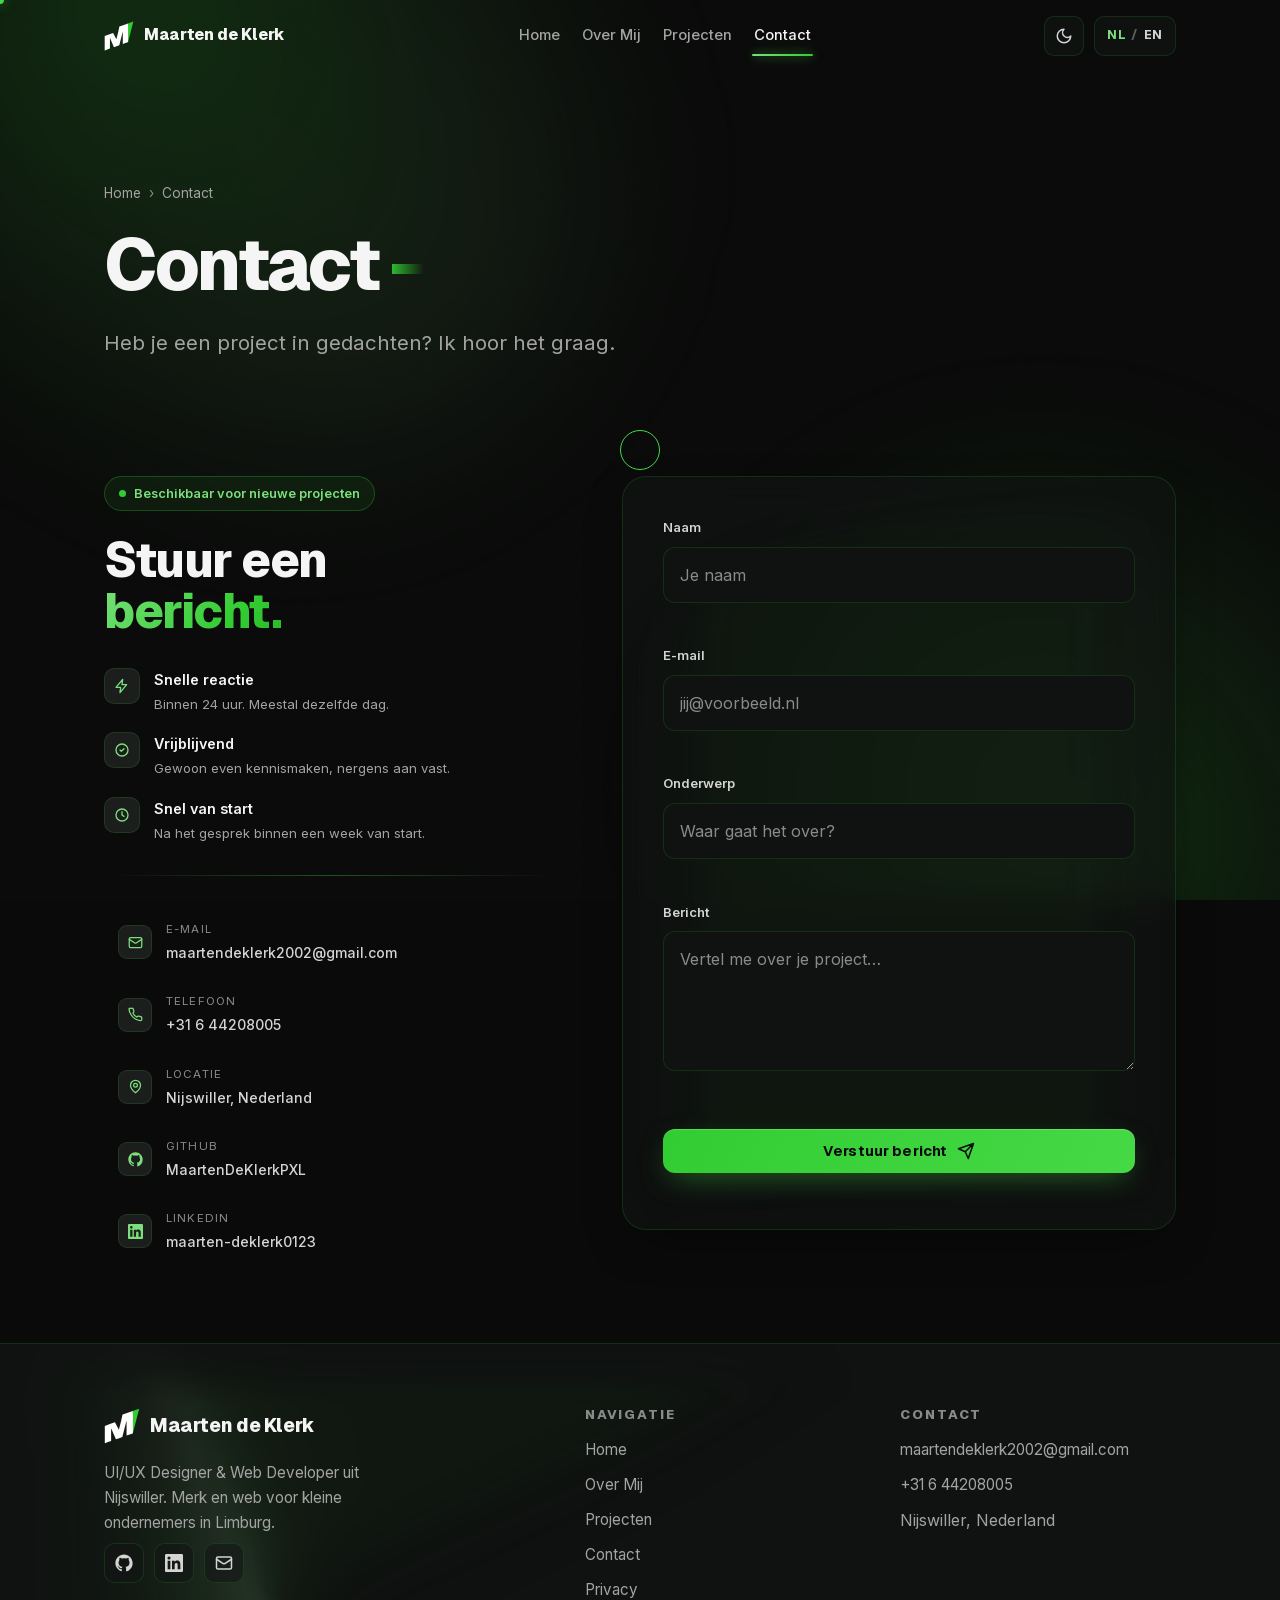
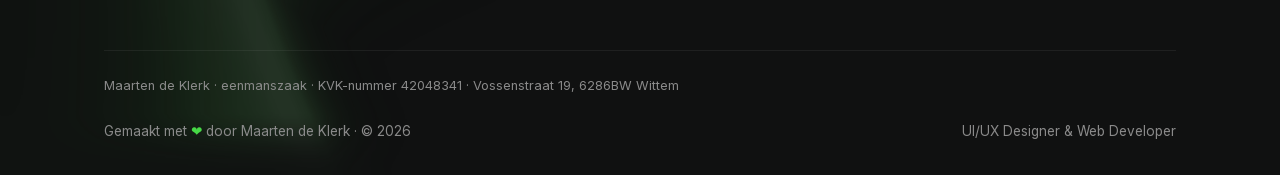
<file: nl/contact.html>
<!DOCTYPE html>
<html lang="nl" data-theme="dark">
<head>
  <meta charset="UTF-8" />
  <meta name="viewport" content="width=device-width, initial-scale=1.0" />
  <meta http-equiv="Content-Security-Policy" content="default-src 'self'; script-src 'self' https://cdnjs.cloudflare.com https://unpkg.com 'sha256-bsIc6P//SoFYo1DS1od1VPsWhvFCRt+s/elRqEMHSZU=' 'sha256-oR4gNsHfkxev5dmHxoPA6BW5lWsMYsch1kAU5/af6wY=' 'sha256-4nvfliBIzTAPpaXcL7Wf2KkpKMPa3QecCYOlggvidY4='; style-src 'self' 'unsafe-inline'; img-src 'self' data:; font-src 'self'; media-src 'self'; connect-src 'self' https://formsubmit.co; object-src 'none'; frame-src 'none'; base-uri 'self'; form-action 'self'" />
  <meta name="referrer" content="strict-origin-when-cross-origin" />
  <meta name="description" content="Neem contact op met Maarten de Klerk — UI/UX Designer & web developer uit Nijswiller. Beschikbaar voor nieuwe projecten." />
  <meta name="theme-color" content="#0A0A0A" />
  <title>Contact — Maarten de Klerk</title>

  <!-- SEO: canonical, taalversies en social preview -->
  <link rel="canonical" href="https://mdeklerk.online/nl/contact.html" />
  <link rel="alternate" hreflang="nl" href="https://mdeklerk.online/nl/contact.html" />
  <link rel="alternate" hreflang="en" href="https://mdeklerk.online/en/contact.html" />
  <link rel="alternate" hreflang="x-default" href="https://mdeklerk.online/nl/contact.html" />
  <meta property="og:type" content="website" />
  <meta property="og:site_name" content="Maarten de Klerk" />
  <meta property="og:locale" content="nl_NL" />
  <meta property="og:title" content="Contact — Maarten de Klerk" />
  <meta property="og:description" content="Neem contact op met Maarten de Klerk — UI/UX Designer & web developer uit Nijswiller. Beschikbaar voor nieuwe projecten." />
  <meta property="og:url" content="https://mdeklerk.online/nl/contact.html" />
  <meta property="og:image" content="https://mdeklerk.online/assets/og-banner.jpg" />
  <meta property="og:image:width" content="1200" />
  <meta property="og:image:height" content="630" />
  <meta name="twitter:card" content="summary_large_image" />

  <script>try{var t=localStorage.getItem('theme');document.documentElement.setAttribute('data-theme',t==='light'?'light':'dark');}catch(e){}</script>
  <style id="mk-loader-css">
/* Slash-loader tussen pagina's (kritiek, inline zodat hij bij de eerste paint al staat).
   Paneel in var(--bg) met een groene schuine balk (14 graden) op beide randen:
   inkomend staat hij dicht, uitgaand veegt hij van links naar rechts dicht,
   en bij de reveal veegt hij naar rechts weg. Gedrag: claude skills/page-transition.js */
.mk-loader{position:fixed;inset:0;z-index:99990;pointer-events:none;visibility:hidden;overflow:hidden}
.mk-loader__panel{position:absolute;top:-12vh;bottom:-12vh;left:calc(-16vh - 60px);width:calc(100vw + 32vh + 120px);background:var(--bg);transform:translateX(calc(-100% - 90px)) skewX(-14deg);will-change:transform}
.mk-loader__panel::before,.mk-loader__panel::after{content:"";position:absolute;top:0;bottom:0;width:22px;background:var(--accent,#32CD32);box-shadow:0 0 38px 8px rgba(50,205,50,.42)}
.mk-loader__panel::after{right:-25px;border-right:3px solid #A8EBA8}
.mk-loader__panel::before{left:-25px;border-left:3px solid #A8EBA8}
.mk-loader__logo{position:absolute;left:50%;top:50%;width:56px;height:57px;margin:-28px 0 0 -28px;opacity:0;transition:opacity .25s ease}
.mk-loader__logo svg{display:block;width:100%;height:100%;overflow:visible}
.mk-loader__body{fill:var(--text)}
.mk-loader__accent{fill:#32CD32;animation:mkLoaderGlow 1.1s var(--ease-in-out,ease-in-out) infinite}
.mk-loader__knife{animation:mkLoaderKnife 1.1s var(--ease-in-out,ease-in-out) infinite}
@keyframes mkLoaderKnife{from{transform:translateX(330px)}to{transform:translateX(-80px)}}
@keyframes mkLoaderGlow{0%,100%{filter:drop-shadow(0 0 0 rgba(50,205,50,0))}50%{filter:drop-shadow(0 0 9px rgba(50,205,50,.75))}}
/* Inkomend: al dicht bij de eerste paint (class gezet door het inline script) */
html.mk-loading .mk-loader{visibility:visible;animation:mkLoaderFailsafe .01s linear 5s forwards}
html.mk-loading .mk-loader__panel{transform:translateX(0) skewX(-14deg)}
html.mk-loading .mk-loader__logo{opacity:1}
html.mk-loading #mk-intro{display:none}
/* Uitgaand: van links naar rechts dichtvegen, dan het logo */
.mk-loader.is-covering{visibility:visible;pointer-events:all}
.mk-loader.is-covering .mk-loader__panel{transform:translateX(0) skewX(-14deg);transition:transform .45s var(--ease-in-out,ease-in-out)}
.mk-loader.is-covered .mk-loader__logo{opacity:1}
/* Reveal: naar rechts wegvegen; logo verdwijnt eerst */
html.mk-loading .mk-loader.is-revealing .mk-loader__panel{transform:translateX(calc(100% + 90px)) skewX(-14deg);transition:transform .6s var(--ease-in-out,ease-in-out)}
html.mk-loading .mk-loader.is-revealing .mk-loader__logo{opacity:0;transition:opacity .15s ease}
.mk-loader.no-anim,.mk-loader.no-anim *{transition:none!important}
/* Vangnet: hangt de JS, dan verdwijnt de loader na 5 s alsnog */
@keyframes mkLoaderFailsafe{to{visibility:hidden;opacity:0}}
/* Reduced motion: geen sweep, alleen een korte fade */
@media (prefers-reduced-motion:reduce){
.mk-loader__panel,html.mk-loading .mk-loader__panel,.mk-loader.is-covering .mk-loader__panel,html.mk-loading .mk-loader.is-revealing .mk-loader__panel{transform:none;transition:none}
.mk-loader__panel::before,.mk-loader__panel::after{display:none}
.mk-loader{transition:opacity .25s ease}
html.mk-loading .mk-loader.is-revealing{opacity:0}
.mk-loader__knife,.mk-loader__accent{animation:none}
}
  </style>
  <script>try{if(sessionStorage.getItem('mk_visited')){document.documentElement.classList.add('mk-loading');window.__mkLoaderAt=performance.now();}}catch(e){}</script>
  <!-- Zonder JavaScript: alles wat normaal via scroll-animaties binnenkomt meteen tonen -->
  <noscript><style>[data-reveal],.hero-stagger>*,.s-beat__card{opacity:1!important;transform:none!important;filter:none!important;animation:none!important}.mk-intro{display:none!important}.mk-loader{display:none!important}</style></noscript>

  <link rel="stylesheet" href="../ui/css/fonts.css" />

  <link rel="stylesheet" href="../ui/css/themes.css" />
  <link rel="stylesheet" href="../ui/css/style.css" />
  <link rel="stylesheet" href="../ui/css/animations.css" />
  <link rel="stylesheet" href="../ui/css/components.css" />

  <link rel="icon" href="../assets/logo/favicon.svg" type="image/svg+xml" />
</head>

<body>
  <!-- Slash-loader tussen pagina's (zie page-transition.js) -->
  <div class="mk-loader" id="mk-loader" aria-hidden="true">
    <div class="mk-loader__panel"></div>
    <div class="mk-loader__logo">
      <svg viewBox="0 0 275.5 278.1" width="56" height="57" focusable="false">
        <defs>
          <clipPath id="mkLoaderClip">
            <path d="M220.89,22.98c-8.7,38.6-17.4,77.2-26.1,115.8,2.63,20.93,5.27,41.85,7.9,62.78,6.33-2.31,12.67-4.61,19-6.92L270.5,5.03c-16.54,5.98-33.07,11.97-49.61,17.95Z"/>
            <path d="M221.3,22.83c-25.95,9.45-51.91,18.89-77.86,28.34-9.99,39.07-19.98,78.15-29.97,117.22l-30.19-57.79h-.46c-25.94,9.41-51.89,18.83-77.83,28.24v134.28c16.25-5.78,32.5-11.56,48.75-17.34v-99.46h.01s36.87,86.05,36.87,86.05c16.58-6.04,33.17-12.07,49.75-18.11l32.56-127.35v115.5c16.25-5.92,32.5-11.83,48.75-17.75l-.38-171.83Z"/>
          </clipPath>
          <linearGradient id="mkLoaderKnifeGrad" x1="0" y1="0" x2="1" y2="0">
            <stop offset="0" stop-color="#C9F5C9" stop-opacity="0"/>
            <stop offset=".5" stop-color="#E4FBE4" stop-opacity=".95"/>
            <stop offset="1" stop-color="#C9F5C9" stop-opacity="0"/>
          </linearGradient>
        </defs>
        <path class="mk-loader__accent" d="M220.89,22.98c-8.7,38.6-17.4,77.2-26.1,115.8,2.63,20.93,5.27,41.85,7.9,62.78,6.33-2.31,12.67-4.61,19-6.92L270.5,5.03c-16.54,5.98-33.07,11.97-49.61,17.95Z"/>
        <path class="mk-loader__body" d="M221.3,22.83c-25.95,9.45-51.91,18.89-77.86,28.34-9.99,39.07-19.98,78.15-29.97,117.22l-30.19-57.79h-.46c-25.94,9.41-51.89,18.83-77.83,28.24v134.28c16.25-5.78,32.5-11.56,48.75-17.34v-99.46h.01s36.87,86.05,36.87,86.05c16.58-6.04,33.17-12.07,49.75-18.11l32.56-127.35v115.5c16.25-5.92,32.5-11.83,48.75-17.75l-.38-171.83Z"/>
        <g clip-path="url(#mkLoaderClip)">
          <g class="mk-loader__knife">
            <rect x="-22" y="-60" width="20" height="400" fill="url(#mkLoaderKnifeGrad)" transform="rotate(14 -12 140)"/>
          </g>
        </g>
      </svg>
    </div>
  </div>
  <div class="bg-mesh" aria-hidden="true"></div>
  <div class="bg-grain" aria-hidden="true"></div>

  <header class="nav">
    <div class="nav__inner">
      <a class="wordmark" href="index.html" aria-label="Maarten de Klerk — home">
        <span class="wordmark__logo" aria-hidden="true"><img class="wordmark__img wordmark__img--on-dark" src="../assets/logo/m-logo-wit.svg" alt="" width="30" height="30" /><img class="wordmark__img wordmark__img--on-light" src="../assets/logo/m-logo-zwart.svg" alt="" width="30" height="30" /></span>
        <span class="wordmark__name">Maarten de Klerk</span>
      </a>
      <nav class="nav__links" aria-label="Hoofdmenu">
        <a class="nav__link" href="index.html">Home</a>
        <a class="nav__link" href="over.html">Over Mij</a>
        <a class="nav__link" href="projecten.html">Projecten</a>
        <a class="nav__link" href="contact.html" aria-current="page">Contact</a>
      </nav>
      <div class="nav__controls">
        <button class="icon-btn theme-toggle" data-theme-toggle aria-label="Wissel thema">
          <svg class="sun" viewBox="0 0 24 24" fill="none" stroke="currentColor" stroke-width="2" stroke-linecap="round" stroke-linejoin="round"><circle cx="12" cy="12" r="4"/><path d="M12 2v2M12 20v2M4.93 4.93l1.41 1.41M17.66 17.66l1.41 1.41M2 12h2M20 12h2M6.34 17.66l-1.41 1.41M19.07 4.93l-1.41 1.41"/></svg>
          <svg class="moon" viewBox="0 0 24 24" fill="none" stroke="currentColor" stroke-width="2" stroke-linecap="round" stroke-linejoin="round"><path d="M12 3a6 6 0 0 0 9 9 9 9 0 1 1-9-9Z"/></svg>
        </button>
        <a class="icon-btn lang-toggle" href="../en/contact.html" data-no-transition aria-label="Switch to English">
          <span class="is-active">NL</span><span class="sep">/</span><span>EN</span>
        </a>
        <button class="hamburger" data-menu-toggle aria-label="Open menu" aria-expanded="false" aria-controls="mobileMenu">
          <span></span><span></span><span></span>
        </button>
      </div>
    </div>
  </header>

  <div class="mobile-menu" id="mobileMenu">
    <a class="mobile-menu__link" data-idx="01" href="index.html">Home</a>
    <a class="mobile-menu__link" data-idx="02" href="over.html">Over Mij</a>
    <a class="mobile-menu__link" data-idx="03" href="projecten.html">Projecten</a>
    <a class="mobile-menu__link" data-idx="04" href="contact.html">Contact</a>
    <div class="mobile-menu__meta">
      <a class="icon-btn tip" data-tip="GitHub" href="https://github.com/MaartenDeKlerkPXL" target="_blank" rel="noopener" aria-label="GitHub"><svg viewBox="0 0 24 24" fill="currentColor"><path d="M12 .5C5.7.5.5 5.7.5 12c0 5.1 3.3 9.4 7.9 10.9.6.1.8-.3.8-.6v-2c-3.2.7-3.9-1.5-3.9-1.5-.5-1.3-1.3-1.7-1.3-1.7-1.1-.7.1-.7.1-.7 1.2.1 1.8 1.2 1.8 1.2 1 1.8 2.7 1.3 3.4 1 .1-.8.4-1.3.8-1.6-2.6-.3-5.3-1.3-5.3-5.8 0-1.3.5-2.3 1.2-3.2-.1-.3-.5-1.5.1-3.1 0 0 1-.3 3.3 1.2a11.5 11.5 0 0 1 6 0C17 4.6 18 4.9 18 4.9c.6 1.6.2 2.8.1 3.1.8.9 1.2 1.9 1.2 3.2 0 4.6-2.7 5.5-5.3 5.8.4.4.8 1.1.8 2.2v3.3c0 .3.2.7.8.6 4.6-1.5 7.9-5.8 7.9-10.9C23.5 5.7 18.3.5 12 .5z"/></svg></a>
      <a class="icon-btn tip" data-tip="LinkedIn" href="https://www.linkedin.com/in/maarten-deklerk0123/" target="_blank" rel="noopener" aria-label="LinkedIn"><svg viewBox="0 0 24 24" fill="currentColor"><path d="M20.45 20.45h-3.56v-5.57c0-1.33 0-3.04-1.85-3.04-1.85 0-2.14 1.45-2.14 2.94v5.67H9.34V9h3.42v1.56h.05c.48-.9 1.64-1.85 3.37-1.85 3.6 0 4.27 2.37 4.27 5.46v6.28zM5.34 7.43a2.07 2.07 0 1 1 0-4.14 2.07 2.07 0 0 1 0 4.14zM7.12 20.45H3.55V9h3.57v11.45zM22.22 0H1.77C.79 0 0 .77 0 1.73v20.54C0 23.23.79 24 1.77 24h20.45c.98 0 1.78-.77 1.78-1.73V1.73C24 .77 23.2 0 22.22 0z"/></svg></a>
      <a class="icon-btn tip" data-tip="E-mail" href="mailto:maartendeklerk2002@gmail.com" aria-label="E-mail"><svg viewBox="0 0 24 24" fill="none" stroke="currentColor" stroke-width="2" stroke-linecap="round" stroke-linejoin="round"><rect x="2" y="4" width="20" height="16" rx="2"/><path d="m22 7-8.97 5.7a1.94 1.94 0 0 1-2.06 0L2 7"/></svg></a>
    </div>
  </div>

  <main>
    <section class="page-hero">
      <div class="container">
        <nav class="breadcrumb" aria-label="Kruimelpad">
          <a href="index.html">Home</a><span class="sep">›</span><span>Contact</span>
        </nav>
        <h1 class="page-title">Contact</h1>
        <p class="lead">Heb je een project in gedachten? Ik hoor het graag.</p>
      </div>
    </section>

    <section class="section section--tight">
      <div class="container">
        <div class="contact-grid">
          <!-- INFO -->
          <aside class="cinfo-panel" data-reveal="fade-left">
            <div class="avail-badge">
              <span class="avail-dot" aria-hidden="true"></span>
              <span>Beschikbaar voor nieuwe projecten</span>
            </div>

            <h2 class="cinfo-statement">Stuur een<br><span class="text-gradient">bericht.</span></h2>

            <div class="creasons">
              <div class="creason">
                <span class="creason-ic"><svg viewBox="0 0 24 24" fill="none" stroke="currentColor" stroke-width="2" stroke-linecap="round" stroke-linejoin="round"><path d="M13 2L3 14h7l-1 8 10-12h-7z"/></svg></span>
                <div>
                  <p class="creason-t">Snelle reactie</p>
                  <p class="creason-d">Binnen 24 uur. Meestal dezelfde dag.</p>
                </div>
              </div>
              <div class="creason">
                <span class="creason-ic"><svg viewBox="0 0 24 24" fill="none" stroke="currentColor" stroke-width="2" stroke-linecap="round" stroke-linejoin="round"><path d="M9 12l2 2 4-4"/><circle cx="12" cy="12" r="9"/></svg></span>
                <div>
                  <p class="creason-t">Vrijblijvend</p>
                  <p class="creason-d">Gewoon even kennismaken, nergens aan vast.</p>
                </div>
              </div>
              <div class="creason">
                <span class="creason-ic"><svg viewBox="0 0 24 24" fill="none" stroke="currentColor" stroke-width="2" stroke-linecap="round" stroke-linejoin="round"><circle cx="12" cy="12" r="9"/><path d="M12 7v5l3 2"/></svg></span>
                <div>
                  <p class="creason-t">Snel van start</p>
                  <p class="creason-d">Na het gesprek binnen een week van start.</p>
                </div>
              </div>
            </div>

            <hr class="divider" style="margin-block: var(--sp-4)" />

            <div class="cinfo-details">
              <a class="cinfo-row" href="mailto:maartendeklerk2002@gmail.com">
                <span class="cinfo-row__icon"><svg viewBox="0 0 24 24" fill="none" stroke="currentColor" stroke-width="2" stroke-linecap="round" stroke-linejoin="round"><rect x="2" y="4" width="20" height="16" rx="2"/><path d="m22 7-8.97 5.7a1.94 1.94 0 0 1-2.06 0L2 7"/></svg></span>
                <div><span class="cinfo-row__label">E-mail</span><span class="cinfo-row__value">maartendeklerk2002@gmail.com</span></div>
              </a>
              <a class="cinfo-row" href="tel:+31644208005">
                <span class="cinfo-row__icon"><svg viewBox="0 0 24 24" fill="none" stroke="currentColor" stroke-width="2" stroke-linecap="round" stroke-linejoin="round"><path d="M22 16.92v3a2 2 0 0 1-2.18 2 19.79 19.79 0 0 1-8.63-3.07A19.5 19.5 0 0 1 4.69 12a19.79 19.79 0 0 1-3.07-8.67A2 2 0 0 1 3.6 2h3a2 2 0 0 1 2 1.72c.127.96.361 1.903.7 2.81a2 2 0 0 1-.45 2.11L7.91 9.91a16 16 0 0 0 6.16 6.16l.95-.95a2 2 0 0 1 2.11-.45c.907.339 1.85.573 2.81.7A2 2 0 0 1 22 16.92z"/></svg></span>
                <div><span class="cinfo-row__label">Telefoon</span><span class="cinfo-row__value">+31 6 44208005</span></div>
              </a>
              <div class="cinfo-row">
                <span class="cinfo-row__icon"><svg viewBox="0 0 24 24" fill="none" stroke="currentColor" stroke-width="2" stroke-linecap="round" stroke-linejoin="round"><path d="M20 10c0 6-8 12-8 12s-8-6-8-12a8 8 0 0 1 16 0Z"/><circle cx="12" cy="10" r="3"/></svg></span>
                <div><span class="cinfo-row__label">Locatie</span><span class="cinfo-row__value">Nijswiller, Nederland</span></div>
              </div>
              <a class="cinfo-row" href="https://github.com/MaartenDeKlerkPXL" target="_blank" rel="noopener">
                <span class="cinfo-row__icon"><svg viewBox="0 0 24 24" fill="currentColor"><path d="M12 .5C5.7.5.5 5.7.5 12c0 5.1 3.3 9.4 7.9 10.9.6.1.8-.3.8-.6v-2c-3.2.7-3.9-1.5-3.9-1.5-.5-1.3-1.3-1.7-1.3-1.7-1.1-.7.1-.7.1-.7 1.2.1 1.8 1.2 1.8 1.2 1 1.8 2.7 1.3 3.4 1 .1-.8.4-1.3.8-1.6-2.6-.3-5.3-1.3-5.3-5.8 0-1.3.5-2.3 1.2-3.2-.1-.3-.5-1.5.1-3.1 0 0 1-.3 3.3 1.2a11.5 11.5 0 0 1 6 0C17 4.6 18 4.9 18 4.9c.6 1.6.2 2.8.1 3.1.8.9 1.2 1.9 1.2 3.2 0 4.6-2.7 5.5-5.3 5.8.4.4.8 1.1.8 2.2v3.3c0 .3.2.7.8.6 4.6-1.5 7.9-5.8 7.9-10.9C23.5 5.7 18.3.5 12 .5z"/></svg></span>
                <div><span class="cinfo-row__label">GitHub</span><span class="cinfo-row__value">MaartenDeKlerkPXL</span></div>
              </a>
              <a class="cinfo-row" href="https://www.linkedin.com/in/maarten-deklerk0123/" target="_blank" rel="noopener">
                <span class="cinfo-row__icon"><svg viewBox="0 0 24 24" fill="currentColor"><path d="M20.45 20.45h-3.56v-5.57c0-1.33 0-3.04-1.85-3.04-1.85 0-2.14 1.45-2.14 2.94v5.67H9.34V9h3.42v1.56h.05c.48-.9 1.64-1.85 3.37-1.85 3.6 0 4.27 2.37 4.27 5.46v6.28zM5.34 7.43a2.07 2.07 0 1 1 0-4.14 2.07 2.07 0 0 1 0 4.14zM7.12 20.45H3.55V9h3.57v11.45zM22.22 0H1.77C.79 0 0 .77 0 1.73v20.54C0 23.23.79 24 1.77 24h20.45c.98 0 1.78-.77 1.78-1.73V1.73C24 .77 23.2 0 22.22 0z"/></svg></span>
                <div><span class="cinfo-row__label">LinkedIn</span><span class="cinfo-row__value">maarten-deklerk0123</span></div>
              </a>
            </div>
          </aside>

          <!-- FORM -->
          <form class="form float-glow" data-contact-form data-mailto="maartendeklerk2002@gmail.com" action="#" novalidate data-reveal="fade-right">
            <div class="field">
              <label for="name">Naam</label>
              <input type="text" id="name" name="name" placeholder="Je naam" autocomplete="name" />
              <svg class="field__icon check" viewBox="0 0 24 24" fill="none" stroke="currentColor" stroke-width="3" stroke-linecap="round" stroke-linejoin="round"><path d="M20 6 9 17l-5-5"/></svg>
              <svg class="field__icon cross" viewBox="0 0 24 24" fill="none" stroke="currentColor" stroke-width="3" stroke-linecap="round" stroke-linejoin="round"><path d="M18 6 6 18M6 6l12 12"/></svg>
              <div class="field__error" aria-live="polite"></div>
            </div>
            <div class="field">
              <label for="email">E-mail</label>
              <input type="email" id="email" name="email" placeholder="jij@voorbeeld.nl" autocomplete="email" />
              <svg class="field__icon check" viewBox="0 0 24 24" fill="none" stroke="currentColor" stroke-width="3" stroke-linecap="round" stroke-linejoin="round"><path d="M20 6 9 17l-5-5"/></svg>
              <svg class="field__icon cross" viewBox="0 0 24 24" fill="none" stroke="currentColor" stroke-width="3" stroke-linecap="round" stroke-linejoin="round"><path d="M18 6 6 18M6 6l12 12"/></svg>
              <div class="field__error" aria-live="polite"></div>
            </div>
            <div class="field">
              <label for="subject">Onderwerp</label>
              <input type="text" id="subject" name="subject" placeholder="Waar gaat het over?" />
              <svg class="field__icon check" viewBox="0 0 24 24" fill="none" stroke="currentColor" stroke-width="3" stroke-linecap="round" stroke-linejoin="round"><path d="M20 6 9 17l-5-5"/></svg>
              <svg class="field__icon cross" viewBox="0 0 24 24" fill="none" stroke="currentColor" stroke-width="3" stroke-linecap="round" stroke-linejoin="round"><path d="M18 6 6 18M6 6l12 12"/></svg>
              <div class="field__error" aria-live="polite"></div>
            </div>
            <div class="field">
              <label for="message">Bericht</label>
              <textarea id="message" name="message" placeholder="Vertel me over je project…"></textarea>
              <svg class="field__icon check" viewBox="0 0 24 24" fill="none" stroke="currentColor" stroke-width="3" stroke-linecap="round" stroke-linejoin="round"><path d="M20 6 9 17l-5-5"/></svg>
              <svg class="field__icon cross" viewBox="0 0 24 24" fill="none" stroke="currentColor" stroke-width="3" stroke-linecap="round" stroke-linejoin="round"><path d="M18 6 6 18M6 6l12 12"/></svg>
              <div class="field__error" aria-live="polite"></div>
            </div>
            <!-- Honeypot tegen spambots: onzichtbaar en niet bereikbaar voor bezoekers -->
            <div class="form__honey" aria-hidden="true">
              <label for="hp-website">Website</label>
              <input type="text" id="hp-website" name="_honey" tabindex="-1" autocomplete="off" />
            </div>
            <button type="submit" class="btn btn--primary btn--block form__submit">
              <span class="label">Verstuur bericht
                <svg viewBox="0 0 24 24" fill="none" stroke="currentColor" stroke-width="2" stroke-linecap="round" stroke-linejoin="round"><path d="M22 2 11 13M22 2l-7 20-4-9-9-4 20-7z"/></svg>
              </span>
              <span class="spinner" aria-hidden="true"></span>
              <svg class="check-ico" viewBox="0 0 24 24" fill="none" stroke="currentColor" stroke-width="3" stroke-linecap="round" stroke-linejoin="round"><path d="M20 6 9 17l-5-5"/></svg>
            </button>
            <p class="form__status" role="status" aria-live="polite"></p>
          </form>
        </div>
      </div>
    </section>
  </main>

  <footer class="footer float-glow">
    <div class="container">
      <div class="footer__grid">
        <div class="footer__brand">
          <a class="wordmark" href="index.html"><span class="wordmark__logo" aria-hidden="true"><img class="wordmark__img wordmark__img--on-dark" src="../assets/logo/m-logo-wit.svg" alt="" width="30" height="30" /><img class="wordmark__img wordmark__img--on-light" src="../assets/logo/m-logo-zwart.svg" alt="" width="30" height="30" /></span><span class="wordmark__name">Maarten de Klerk</span></a>
          <p>UI/UX Designer &amp; Web Developer uit Nijswiller. Merk en web voor kleine ondernemers in Limburg.</p>
          <div class="footer__social">
            <a class="icon-btn tip" data-tip="GitHub" href="https://github.com/MaartenDeKlerkPXL" target="_blank" rel="noopener" aria-label="GitHub"><svg viewBox="0 0 24 24" fill="currentColor"><path d="M12 .5C5.7.5.5 5.7.5 12c0 5.1 3.3 9.4 7.9 10.9.6.1.8-.3.8-.6v-2c-3.2.7-3.9-1.5-3.9-1.5-.5-1.3-1.3-1.7-1.3-1.7-1.1-.7.1-.7.1-.7 1.2.1 1.8 1.2 1.8 1.2 1 1.8 2.7 1.3 3.4 1 .1-.8.4-1.3.8-1.6-2.6-.3-5.3-1.3-5.3-5.8 0-1.3.5-2.3 1.2-3.2-.1-.3-.5-1.5.1-3.1 0 0 1-.3 3.3 1.2a11.5 11.5 0 0 1 6 0C17 4.6 18 4.9 18 4.9c.6 1.6.2 2.8.1 3.1.8.9 1.2 1.9 1.2 3.2 0 4.6-2.7 5.5-5.3 5.8.4.4.8 1.1.8 2.2v3.3c0 .3.2.7.8.6 4.6-1.5 7.9-5.8 7.9-10.9C23.5 5.7 18.3.5 12 .5z"/></svg></a>
            <a class="icon-btn tip" data-tip="LinkedIn" href="https://www.linkedin.com/in/maarten-deklerk0123/" target="_blank" rel="noopener" aria-label="LinkedIn"><svg viewBox="0 0 24 24" fill="currentColor"><path d="M20.45 20.45h-3.56v-5.57c0-1.33 0-3.04-1.85-3.04-1.85 0-2.14 1.45-2.14 2.94v5.67H9.34V9h3.42v1.56h.05c.48-.9 1.64-1.85 3.37-1.85 3.6 0 4.27 2.37 4.27 5.46v6.28zM5.34 7.43a2.07 2.07 0 1 1 0-4.14 2.07 2.07 0 0 1 0 4.14zM7.12 20.45H3.55V9h3.57v11.45zM22.22 0H1.77C.79 0 0 .77 0 1.73v20.54C0 23.23.79 24 1.77 24h20.45c.98 0 1.78-.77 1.78-1.73V1.73C24 .77 23.2 0 22.22 0z"/></svg></a>
            <a class="icon-btn tip" data-tip="E-mail" href="mailto:maartendeklerk2002@gmail.com" aria-label="E-mail"><svg viewBox="0 0 24 24" fill="none" stroke="currentColor" stroke-width="2" stroke-linecap="round" stroke-linejoin="round"><rect x="2" y="4" width="20" height="16" rx="2"/><path d="m22 7-8.97 5.7a1.94 1.94 0 0 1-2.06 0L2 7"/></svg></a>
          </div>
        </div>
        <div>
          <h3>Navigatie</h3>
          <div class="footer__links">
            <a href="index.html">Home</a><a href="over.html">Over Mij</a><a href="projecten.html">Projecten</a><a href="contact.html">Contact</a><a href="privacy.html">Privacy</a>
          </div>
        </div>
        <div>
          <h3>Contact</h3>
          <div class="footer__links">
            <a href="mailto:maartendeklerk2002@gmail.com">maartendeklerk2002@gmail.com</a>
            <a href="tel:+31644208005">+31 6 44208005</a>
            <span style="color: var(--text-muted)">Nijswiller, Nederland</span>
          </div>
        </div>
      </div>
      <div class="footer__bottom">
        <span class="footer__legal">Maarten de Klerk · eenmanszaak · KVK-nummer 42048341 · Vossenstraat 19, 6286BW Wittem</span>
        <span>Gemaakt met <span class="heart">❤</span> door Maarten de Klerk · © <span data-year>2026</span></span>
        <span>UI/UX Designer &amp; Web Developer</span>
      </div>
    </div>
  </footer>

  <button class="scroll-top" id="scrollTop" aria-label="Terug naar boven">
    <svg class="scroll-top__ring" viewBox="0 0 44 44">
      <defs>
        <linearGradient id="ringGrad" x1="0%" y1="0%" x2="100%" y2="100%">
          <stop offset="0%" stop-color="#32CD32"/>
          <stop offset="100%" stop-color="#7BE07B"/>
        </linearGradient>
      </defs>
      <rect x="2" y="2" width="40" height="40" rx="10" class="ring-track"/>
      <rect x="2" y="2" width="40" height="40" rx="10" class="ring-fill" id="scrollRingFill"/>
    </svg>
    <svg class="scroll-top__arrow" viewBox="0 0 24 24" fill="none" stroke="currentColor" stroke-width="2.5" stroke-linecap="round"><path d="M18 15l-6-6-6 6"/></svg>
  </button>

  <script defer src="../claude%20skills/theme-toggle.js"></script>
  <script defer src="../claude%20skills/cursor.js"></script>
  <script defer src="../claude%20skills/magnetic.js"></script>
  <script defer src="../claude%20skills/reveal.js"></script>
  <script defer src="../claude%20skills/page-transition.js"></script>
  <script defer src="../ui/js/animations.js"></script>
  <script defer src="../ui/js/projects.js"></script>
  <script defer src="../ui/js/silk-glow.js"></script>
  <script defer src="../ui/js/main.js"></script>
</body>
</html>
</file>
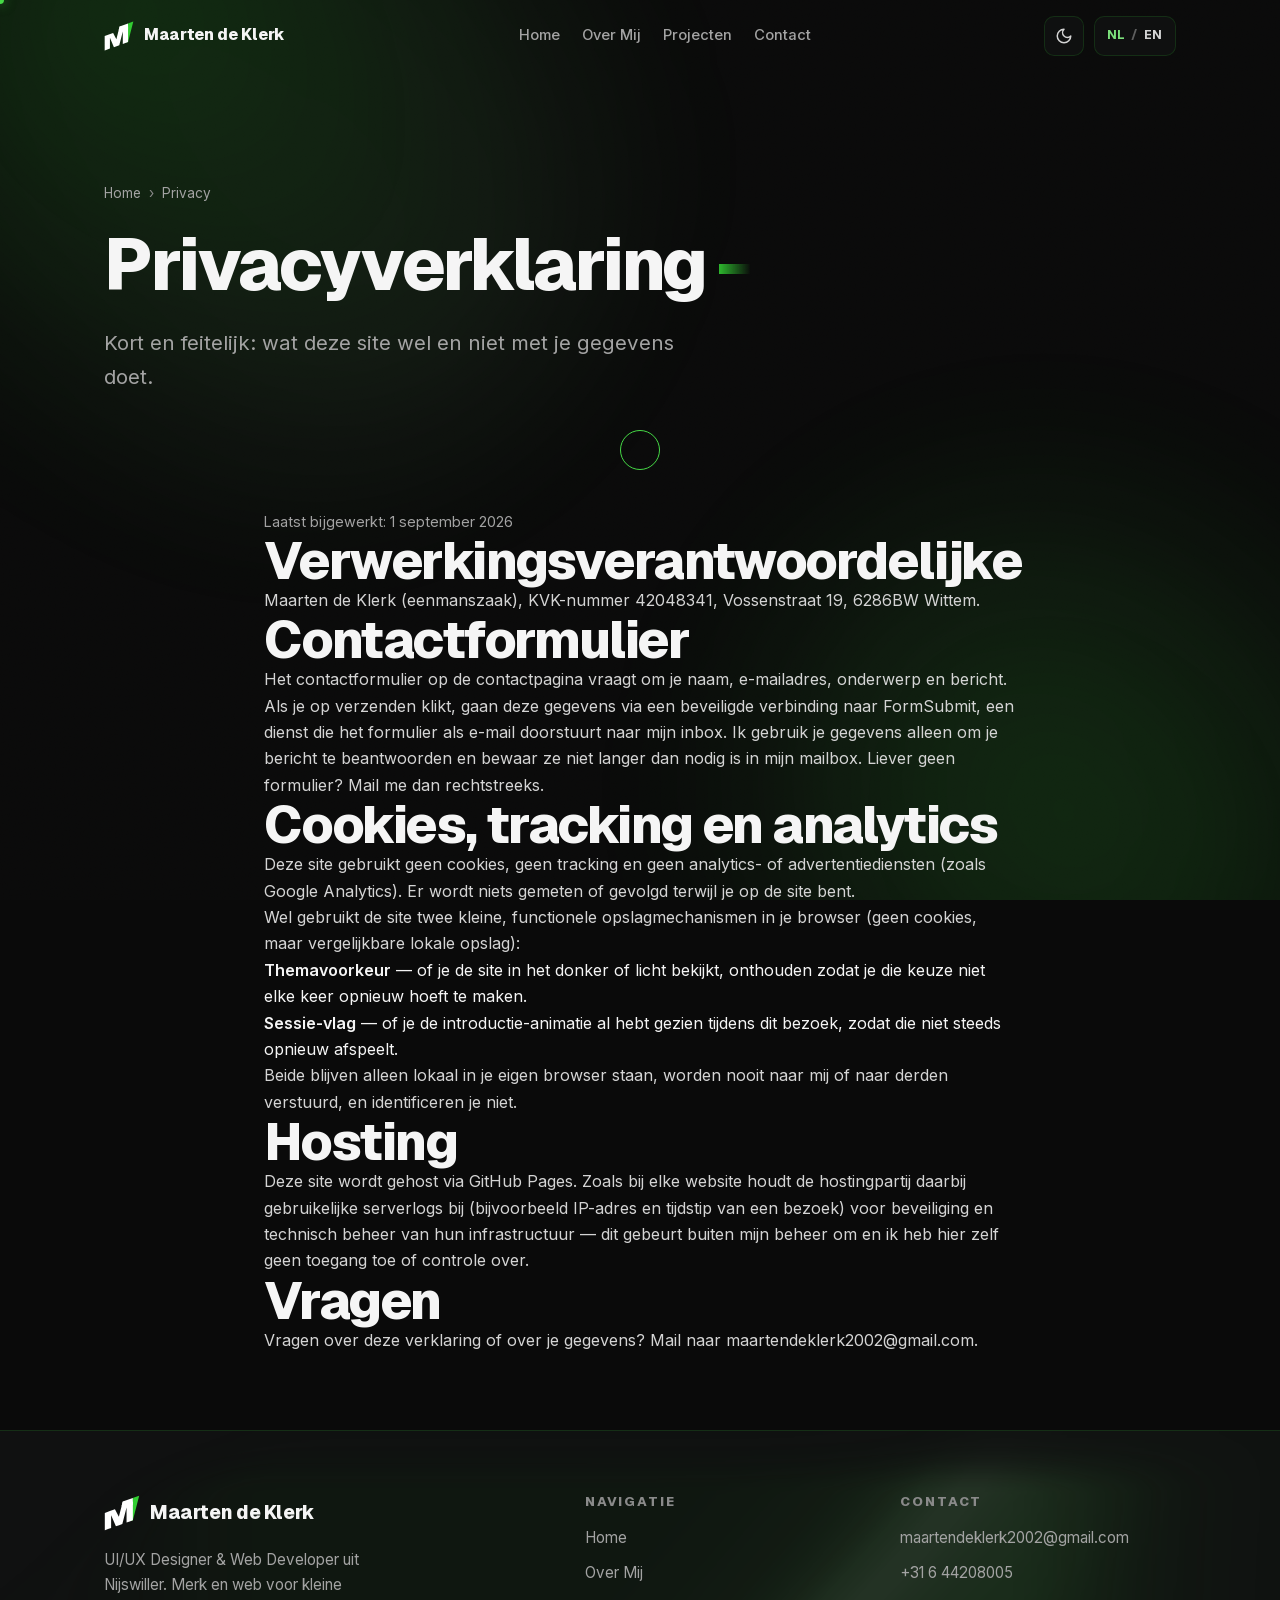
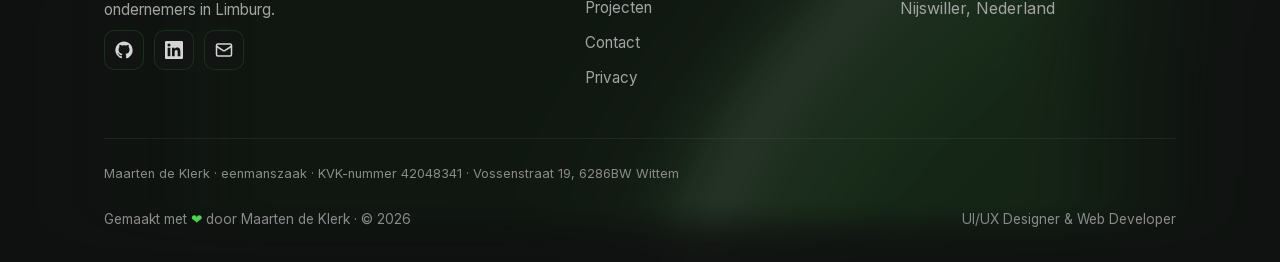
<file: nl/privacy.html>
<!DOCTYPE html>
<html lang="nl" data-theme="dark">
<head>
  <meta charset="UTF-8" />
  <meta name="viewport" content="width=device-width, initial-scale=1.0" />
  <meta http-equiv="Content-Security-Policy" content="default-src 'self'; script-src 'self' https://cdnjs.cloudflare.com https://unpkg.com 'sha256-bsIc6P//SoFYo1DS1od1VPsWhvFCRt+s/elRqEMHSZU=' 'sha256-oR4gNsHfkxev5dmHxoPA6BW5lWsMYsch1kAU5/af6wY=' 'sha256-4nvfliBIzTAPpaXcL7Wf2KkpKMPa3QecCYOlggvidY4='; style-src 'self' 'unsafe-inline'; img-src 'self' data:; font-src 'self'; media-src 'self'; connect-src 'self'; object-src 'none'; frame-src 'none'; base-uri 'self'; form-action 'self'" />
  <meta name="referrer" content="strict-origin-when-cross-origin" />
  <meta name="description" content="Privacyverklaring van Maarten de Klerk — welke gegevens deze site verzamelt en hoe daarmee wordt omgegaan." />
  <meta name="theme-color" content="#0A0A0A" />
  <title>Privacy — Maarten de Klerk</title>

  <!-- SEO: canonical, taalversies en social preview -->
  <link rel="canonical" href="https://mdeklerk.online/nl/privacy.html" />
  <link rel="alternate" hreflang="nl" href="https://mdeklerk.online/nl/privacy.html" />
  <link rel="alternate" hreflang="en" href="https://mdeklerk.online/en/privacy.html" />
  <link rel="alternate" hreflang="x-default" href="https://mdeklerk.online/nl/privacy.html" />
  <meta property="og:type" content="website" />
  <meta property="og:site_name" content="Maarten de Klerk" />
  <meta property="og:locale" content="nl_NL" />
  <meta property="og:title" content="Privacy — Maarten de Klerk" />
  <meta property="og:description" content="Privacyverklaring van Maarten de Klerk — welke gegevens deze site verzamelt en hoe daarmee wordt omgegaan." />
  <meta property="og:url" content="https://mdeklerk.online/nl/privacy.html" />
  <meta property="og:image" content="https://mdeklerk.online/assets/og-banner.jpg" />
  <meta property="og:image:width" content="1200" />
  <meta property="og:image:height" content="630" />
  <meta name="twitter:card" content="summary_large_image" />

  <script>try{var t=localStorage.getItem('theme');document.documentElement.setAttribute('data-theme',t==='light'?'light':'dark');}catch(e){}</script>
  <style id="mk-loader-css">
/* Slash-loader tussen pagina's (kritiek, inline zodat hij bij de eerste paint al staat).
   Paneel in var(--bg) met een groene schuine balk (14 graden) op beide randen:
   inkomend staat hij dicht, uitgaand veegt hij van links naar rechts dicht,
   en bij de reveal veegt hij naar rechts weg. Gedrag: claude skills/page-transition.js */
.mk-loader{position:fixed;inset:0;z-index:99990;pointer-events:none;visibility:hidden;overflow:hidden}
.mk-loader__panel{position:absolute;top:-12vh;bottom:-12vh;left:calc(-16vh - 60px);width:calc(100vw + 32vh + 120px);background:var(--bg);transform:translateX(calc(-100% - 90px)) skewX(-14deg);will-change:transform}
.mk-loader__panel::before,.mk-loader__panel::after{content:"";position:absolute;top:0;bottom:0;width:22px;background:var(--accent,#32CD32);box-shadow:0 0 38px 8px rgba(50,205,50,.42)}
.mk-loader__panel::after{right:-25px;border-right:3px solid #A8EBA8}
.mk-loader__panel::before{left:-25px;border-left:3px solid #A8EBA8}
.mk-loader__logo{position:absolute;left:50%;top:50%;width:56px;height:57px;margin:-28px 0 0 -28px;opacity:0;transition:opacity .25s ease}
.mk-loader__logo svg{display:block;width:100%;height:100%;overflow:visible}
.mk-loader__body{fill:var(--text)}
.mk-loader__accent{fill:#32CD32;animation:mkLoaderGlow 1.1s var(--ease-in-out,ease-in-out) infinite}
.mk-loader__knife{animation:mkLoaderKnife 1.1s var(--ease-in-out,ease-in-out) infinite}
@keyframes mkLoaderKnife{from{transform:translateX(330px)}to{transform:translateX(-80px)}}
@keyframes mkLoaderGlow{0%,100%{filter:drop-shadow(0 0 0 rgba(50,205,50,0))}50%{filter:drop-shadow(0 0 9px rgba(50,205,50,.75))}}
/* Inkomend: al dicht bij de eerste paint (class gezet door het inline script) */
html.mk-loading .mk-loader{visibility:visible;animation:mkLoaderFailsafe .01s linear 5s forwards}
html.mk-loading .mk-loader__panel{transform:translateX(0) skewX(-14deg)}
html.mk-loading .mk-loader__logo{opacity:1}
html.mk-loading #mk-intro{display:none}
/* Uitgaand: van links naar rechts dichtvegen, dan het logo */
.mk-loader.is-covering{visibility:visible;pointer-events:all}
.mk-loader.is-covering .mk-loader__panel{transform:translateX(0) skewX(-14deg);transition:transform .45s var(--ease-in-out,ease-in-out)}
.mk-loader.is-covered .mk-loader__logo{opacity:1}
/* Reveal: naar rechts wegvegen; logo verdwijnt eerst */
html.mk-loading .mk-loader.is-revealing .mk-loader__panel{transform:translateX(calc(100% + 90px)) skewX(-14deg);transition:transform .6s var(--ease-in-out,ease-in-out)}
html.mk-loading .mk-loader.is-revealing .mk-loader__logo{opacity:0;transition:opacity .15s ease}
.mk-loader.no-anim,.mk-loader.no-anim *{transition:none!important}
/* Vangnet: hangt de JS, dan verdwijnt de loader na 5 s alsnog */
@keyframes mkLoaderFailsafe{to{visibility:hidden;opacity:0}}
/* Reduced motion: geen sweep, alleen een korte fade */
@media (prefers-reduced-motion:reduce){
.mk-loader__panel,html.mk-loading .mk-loader__panel,.mk-loader.is-covering .mk-loader__panel,html.mk-loading .mk-loader.is-revealing .mk-loader__panel{transform:none;transition:none}
.mk-loader__panel::before,.mk-loader__panel::after{display:none}
.mk-loader{transition:opacity .25s ease}
html.mk-loading .mk-loader.is-revealing{opacity:0}
.mk-loader__knife,.mk-loader__accent{animation:none}
}
  </style>
  <script>try{if(sessionStorage.getItem('mk_visited')){document.documentElement.classList.add('mk-loading');window.__mkLoaderAt=performance.now();}}catch(e){}</script>
  <!-- Zonder JavaScript: alles wat normaal via scroll-animaties binnenkomt meteen tonen -->
  <noscript><style>[data-reveal],.hero-stagger>*,.s-beat__card{opacity:1!important;transform:none!important;filter:none!important;animation:none!important}.mk-intro{display:none!important}.mk-loader{display:none!important}</style></noscript>

  <link rel="stylesheet" href="../ui/css/fonts.css" />

  <link rel="stylesheet" href="../ui/css/themes.css" />
  <link rel="stylesheet" href="../ui/css/style.css" />
  <link rel="stylesheet" href="../ui/css/animations.css" />
  <link rel="stylesheet" href="../ui/css/components.css" />

  <link rel="icon" href="../assets/logo/favicon.svg" type="image/svg+xml" />
</head>

<body>
  <!-- Slash-loader tussen pagina's (zie page-transition.js) -->
  <div class="mk-loader" id="mk-loader" aria-hidden="true">
    <div class="mk-loader__panel"></div>
    <div class="mk-loader__logo">
      <svg viewBox="0 0 275.5 278.1" width="56" height="57" focusable="false">
        <defs>
          <clipPath id="mkLoaderClip">
            <path d="M220.89,22.98c-8.7,38.6-17.4,77.2-26.1,115.8,2.63,20.93,5.27,41.85,7.9,62.78,6.33-2.31,12.67-4.61,19-6.92L270.5,5.03c-16.54,5.98-33.07,11.97-49.61,17.95Z"/>
            <path d="M221.3,22.83c-25.95,9.45-51.91,18.89-77.86,28.34-9.99,39.07-19.98,78.15-29.97,117.22l-30.19-57.79h-.46c-25.94,9.41-51.89,18.83-77.83,28.24v134.28c16.25-5.78,32.5-11.56,48.75-17.34v-99.46h.01s36.87,86.05,36.87,86.05c16.58-6.04,33.17-12.07,49.75-18.11l32.56-127.35v115.5c16.25-5.92,32.5-11.83,48.75-17.75l-.38-171.83Z"/>
          </clipPath>
          <linearGradient id="mkLoaderKnifeGrad" x1="0" y1="0" x2="1" y2="0">
            <stop offset="0" stop-color="#C9F5C9" stop-opacity="0"/>
            <stop offset=".5" stop-color="#E4FBE4" stop-opacity=".95"/>
            <stop offset="1" stop-color="#C9F5C9" stop-opacity="0"/>
          </linearGradient>
        </defs>
        <path class="mk-loader__accent" d="M220.89,22.98c-8.7,38.6-17.4,77.2-26.1,115.8,2.63,20.93,5.27,41.85,7.9,62.78,6.33-2.31,12.67-4.61,19-6.92L270.5,5.03c-16.54,5.98-33.07,11.97-49.61,17.95Z"/>
        <path class="mk-loader__body" d="M221.3,22.83c-25.95,9.45-51.91,18.89-77.86,28.34-9.99,39.07-19.98,78.15-29.97,117.22l-30.19-57.79h-.46c-25.94,9.41-51.89,18.83-77.83,28.24v134.28c16.25-5.78,32.5-11.56,48.75-17.34v-99.46h.01s36.87,86.05,36.87,86.05c16.58-6.04,33.17-12.07,49.75-18.11l32.56-127.35v115.5c16.25-5.92,32.5-11.83,48.75-17.75l-.38-171.83Z"/>
        <g clip-path="url(#mkLoaderClip)">
          <g class="mk-loader__knife">
            <rect x="-22" y="-60" width="20" height="400" fill="url(#mkLoaderKnifeGrad)" transform="rotate(14 -12 140)"/>
          </g>
        </g>
      </svg>
    </div>
  </div>
  <div class="bg-mesh" aria-hidden="true"></div>
  <div class="bg-grain" aria-hidden="true"></div>

  <header class="nav">
    <div class="nav__inner">
      <a class="wordmark" href="index.html" aria-label="Maarten de Klerk — home">
        <span class="wordmark__logo" aria-hidden="true"><img class="wordmark__img wordmark__img--on-dark" src="../assets/logo/m-logo-wit.svg" alt="" width="30" height="30" /><img class="wordmark__img wordmark__img--on-light" src="../assets/logo/m-logo-zwart.svg" alt="" width="30" height="30" /></span>
        <span class="wordmark__name">Maarten de Klerk</span>
      </a>
      <nav class="nav__links" aria-label="Hoofdmenu">
        <a class="nav__link" href="index.html">Home</a>
        <a class="nav__link" href="over.html">Over Mij</a>
        <a class="nav__link" href="projecten.html">Projecten</a>
        <a class="nav__link" href="contact.html">Contact</a>
      </nav>
      <div class="nav__controls">
        <button class="icon-btn theme-toggle" data-theme-toggle aria-label="Wissel thema">
          <svg class="sun" viewBox="0 0 24 24" fill="none" stroke="currentColor" stroke-width="2" stroke-linecap="round" stroke-linejoin="round"><circle cx="12" cy="12" r="4"/><path d="M12 2v2M12 20v2M4.93 4.93l1.41 1.41M17.66 17.66l1.41 1.41M2 12h2M20 12h2M6.34 17.66l-1.41 1.41M19.07 4.93l-1.41 1.41"/></svg>
          <svg class="moon" viewBox="0 0 24 24" fill="none" stroke="currentColor" stroke-width="2" stroke-linecap="round" stroke-linejoin="round"><path d="M12 3a6 6 0 0 0 9 9 9 9 0 1 1-9-9Z"/></svg>
        </button>
        <a class="icon-btn lang-toggle" href="../en/privacy.html" data-no-transition aria-label="Switch to English">
          <span class="is-active">NL</span><span class="sep">/</span><span>EN</span>
        </a>
        <button class="hamburger" data-menu-toggle aria-label="Open menu" aria-expanded="false" aria-controls="mobileMenu">
          <span></span><span></span><span></span>
        </button>
      </div>
    </div>
  </header>

  <div class="mobile-menu" id="mobileMenu">
    <a class="mobile-menu__link" data-idx="01" href="index.html">Home</a>
    <a class="mobile-menu__link" data-idx="02" href="over.html">Over Mij</a>
    <a class="mobile-menu__link" data-idx="03" href="projecten.html">Projecten</a>
    <a class="mobile-menu__link" data-idx="04" href="contact.html">Contact</a>
    <div class="mobile-menu__meta">
      <a class="icon-btn tip" data-tip="GitHub" href="https://github.com/MaartenDeKlerkPXL" target="_blank" rel="noopener" aria-label="GitHub"><svg viewBox="0 0 24 24" fill="currentColor"><path d="M12 .5C5.7.5.5 5.7.5 12c0 5.1 3.3 9.4 7.9 10.9.6.1.8-.3.8-.6v-2c-3.2.7-3.9-1.5-3.9-1.5-.5-1.3-1.3-1.7-1.3-1.7-1.1-.7.1-.7.1-.7 1.2.1 1.8 1.2 1.8 1.2 1 1.8 2.7 1.3 3.4 1 .1-.8.4-1.3.8-1.6-2.6-.3-5.3-1.3-5.3-5.8 0-1.3.5-2.3 1.2-3.2-.1-.3-.5-1.5.1-3.1 0 0 1-.3 3.3 1.2a11.5 11.5 0 0 1 6 0C17 4.6 18 4.9 18 4.9c.6 1.6.2 2.8.1 3.1.8.9 1.2 1.9 1.2 3.2 0 4.6-2.7 5.5-5.3 5.8.4.4.8 1.1.8 2.2v3.3c0 .3.2.7.8.6 4.6-1.5 7.9-5.8 7.9-10.9C23.5 5.7 18.3.5 12 .5z"/></svg></a>
      <a class="icon-btn tip" data-tip="LinkedIn" href="https://www.linkedin.com/in/maarten-deklerk0123/" target="_blank" rel="noopener" aria-label="LinkedIn"><svg viewBox="0 0 24 24" fill="currentColor"><path d="M20.45 20.45h-3.56v-5.57c0-1.33 0-3.04-1.85-3.04-1.85 0-2.14 1.45-2.14 2.94v5.67H9.34V9h3.42v1.56h.05c.48-.9 1.64-1.85 3.37-1.85 3.6 0 4.27 2.37 4.27 5.46v6.28zM5.34 7.43a2.07 2.07 0 1 1 0-4.14 2.07 2.07 0 0 1 0 4.14zM7.12 20.45H3.55V9h3.57v11.45zM22.22 0H1.77C.79 0 0 .77 0 1.73v20.54C0 23.23.79 24 1.77 24h20.45c.98 0 1.78-.77 1.78-1.73V1.73C24 .77 23.2 0 22.22 0z"/></svg></a>
      <a class="icon-btn tip" data-tip="E-mail" href="mailto:maartendeklerk2002@gmail.com" aria-label="E-mail"><svg viewBox="0 0 24 24" fill="none" stroke="currentColor" stroke-width="2" stroke-linecap="round" stroke-linejoin="round"><rect x="2" y="4" width="20" height="16" rx="2"/><path d="m22 7-8.97 5.7a1.94 1.94 0 0 1-2.06 0L2 7"/></svg></a>
    </div>
  </div>

  <main>
    <section class="page-hero">
      <div class="container">
        <nav class="breadcrumb" aria-label="Kruimelpad">
          <a href="index.html">Home</a><span class="sep">›</span><span>Privacy</span>
        </nav>
        <h1 class="page-title">Privacyverklaring</h1>
        <p class="lead">Kort en feitelijk: wat deze site wel en niet met je gegevens doet.</p>
      </div>
    </section>

    <section class="section section--tight">
      <div class="container container--narrow" data-reveal="fade-up">

        <p style="color: var(--text-muted); font-size: 0.9rem">Laatst bijgewerkt: 1 september 2026</p>

        <h2>Verwerkingsverantwoordelijke</h2>
        <p>Maarten de Klerk (eenmanszaak), KVK-nummer 42048341, Vossenstraat 19, 6286BW Wittem.</p>

        <h2>Contactformulier</h2>
        <p>Het contactformulier op de <a href="contact.html">contactpagina</a> vraagt om je naam, e-mailadres, onderwerp en bericht. Als je op verzenden klikt, gaan deze gegevens via een beveiligde verbinding naar <a href="https://formsubmit.co" target="_blank" rel="noopener">FormSubmit</a>, een dienst die het formulier als e-mail doorstuurt naar mijn inbox. Ik gebruik je gegevens alleen om je bericht te beantwoorden en bewaar ze niet langer dan nodig is in mijn mailbox. Liever geen formulier? Mail me dan rechtstreeks.</p>

        <h2>Cookies, tracking en analytics</h2>
        <p>Deze site gebruikt geen cookies, geen tracking en geen analytics- of advertentiediensten (zoals Google Analytics). Er wordt niets gemeten of gevolgd terwijl je op de site bent.</p>
        <p>Wel gebruikt de site twee kleine, functionele opslagmechanismen in je browser (geen cookies, maar vergelijkbare lokale opslag):</p>
        <ul>
          <li><strong>Themavoorkeur</strong> — of je de site in het donker of licht bekijkt, onthouden zodat je die keuze niet elke keer opnieuw hoeft te maken.</li>
          <li><strong>Sessie-vlag</strong> — of je de introductie-animatie al hebt gezien tijdens dit bezoek, zodat die niet steeds opnieuw afspeelt.</li>
        </ul>
        <p>Beide blijven alleen lokaal in je eigen browser staan, worden nooit naar mij of naar derden verstuurd, en identificeren je niet.</p>

        <h2>Hosting</h2>
        <p>Deze site wordt gehost via GitHub Pages. Zoals bij elke website houdt de hostingpartij daarbij gebruikelijke serverlogs bij (bijvoorbeeld IP-adres en tijdstip van een bezoek) voor beveiliging en technisch beheer van hun infrastructuur — dit gebeurt buiten mijn beheer om en ik heb hier zelf geen toegang toe of controle over.</p>

        <h2>Vragen</h2>
        <p>Vragen over deze verklaring of over je gegevens? Mail naar <a href="mailto:maartendeklerk2002@gmail.com">maartendeklerk2002@gmail.com</a>.</p>

      </div>
    </section>
  </main>

  <footer class="footer float-glow">
    <div class="container">
      <div class="footer__grid">
        <div class="footer__brand">
          <a class="wordmark" href="index.html"><span class="wordmark__logo" aria-hidden="true"><img class="wordmark__img wordmark__img--on-dark" src="../assets/logo/m-logo-wit.svg" alt="" width="30" height="30" /><img class="wordmark__img wordmark__img--on-light" src="../assets/logo/m-logo-zwart.svg" alt="" width="30" height="30" /></span><span class="wordmark__name">Maarten de Klerk</span></a>
          <p>UI/UX Designer &amp; Web Developer uit Nijswiller. Merk en web voor kleine ondernemers in Limburg.</p>
          <div class="footer__social">
            <a class="icon-btn tip" data-tip="GitHub" href="https://github.com/MaartenDeKlerkPXL" target="_blank" rel="noopener" aria-label="GitHub"><svg viewBox="0 0 24 24" fill="currentColor"><path d="M12 .5C5.7.5.5 5.7.5 12c0 5.1 3.3 9.4 7.9 10.9.6.1.8-.3.8-.6v-2c-3.2.7-3.9-1.5-3.9-1.5-.5-1.3-1.3-1.7-1.3-1.7-1.1-.7.1-.7.1-.7 1.2.1 1.8 1.2 1.8 1.2 1 1.8 2.7 1.3 3.4 1 .1-.8.4-1.3.8-1.6-2.6-.3-5.3-1.3-5.3-5.8 0-1.3.5-2.3 1.2-3.2-.1-.3-.5-1.5.1-3.1 0 0 1-.3 3.3 1.2a11.5 11.5 0 0 1 6 0C17 4.6 18 4.9 18 4.9c.6 1.6.2 2.8.1 3.1.8.9 1.2 1.9 1.2 3.2 0 4.6-2.7 5.5-5.3 5.8.4.4.8 1.1.8 2.2v3.3c0 .3.2.7.8.6 4.6-1.5 7.9-5.8 7.9-10.9C23.5 5.7 18.3.5 12 .5z"/></svg></a>
            <a class="icon-btn tip" data-tip="LinkedIn" href="https://www.linkedin.com/in/maarten-deklerk0123/" target="_blank" rel="noopener" aria-label="LinkedIn"><svg viewBox="0 0 24 24" fill="currentColor"><path d="M20.45 20.45h-3.56v-5.57c0-1.33 0-3.04-1.85-3.04-1.85 0-2.14 1.45-2.14 2.94v5.67H9.34V9h3.42v1.56h.05c.48-.9 1.64-1.85 3.37-1.85 3.6 0 4.27 2.37 4.27 5.46v6.28zM5.34 7.43a2.07 2.07 0 1 1 0-4.14 2.07 2.07 0 0 1 0 4.14zM7.12 20.45H3.55V9h3.57v11.45zM22.22 0H1.77C.79 0 0 .77 0 1.73v20.54C0 23.23.79 24 1.77 24h20.45c.98 0 1.78-.77 1.78-1.73V1.73C24 .77 23.2 0 22.22 0z"/></svg></a>
            <a class="icon-btn tip" data-tip="E-mail" href="mailto:maartendeklerk2002@gmail.com" aria-label="E-mail"><svg viewBox="0 0 24 24" fill="none" stroke="currentColor" stroke-width="2" stroke-linecap="round" stroke-linejoin="round"><rect x="2" y="4" width="20" height="16" rx="2"/><path d="m22 7-8.97 5.7a1.94 1.94 0 0 1-2.06 0L2 7"/></svg></a>
          </div>
        </div>
        <div>
          <h3>Navigatie</h3>
          <div class="footer__links">
            <a href="index.html">Home</a><a href="over.html">Over Mij</a><a href="projecten.html">Projecten</a><a href="contact.html">Contact</a><a href="privacy.html">Privacy</a>
          </div>
        </div>
        <div>
          <h3>Contact</h3>
          <div class="footer__links">
            <a href="mailto:maartendeklerk2002@gmail.com">maartendeklerk2002@gmail.com</a>
            <a href="tel:+31644208005">+31 6 44208005</a>
            <span style="color: var(--text-muted)">Nijswiller, Nederland</span>
          </div>
        </div>
      </div>
      <div class="footer__bottom">
        <span class="footer__legal">Maarten de Klerk · eenmanszaak · KVK-nummer 42048341 · Vossenstraat 19, 6286BW Wittem</span>
        <span>Gemaakt met <span class="heart">❤</span> door Maarten de Klerk · © <span data-year>2026</span></span>
        <span>UI/UX Designer &amp; Web Developer</span>
      </div>
    </div>
  </footer>

  <button class="scroll-top" id="scrollTop" aria-label="Terug naar boven">
    <svg class="scroll-top__ring" viewBox="0 0 44 44">
      <defs>
        <linearGradient id="ringGrad" x1="0%" y1="0%" x2="100%" y2="100%">
          <stop offset="0%" stop-color="#32CD32"/>
          <stop offset="100%" stop-color="#7BE07B"/>
        </linearGradient>
      </defs>
      <rect x="2" y="2" width="40" height="40" rx="10" class="ring-track"/>
      <rect x="2" y="2" width="40" height="40" rx="10" class="ring-fill" id="scrollRingFill"/>
    </svg>
    <svg class="scroll-top__arrow" viewBox="0 0 24 24" fill="none" stroke="currentColor" stroke-width="2.5" stroke-linecap="round"><path d="M18 15l-6-6-6 6"/></svg>
  </button>

  <script defer src="../claude%20skills/theme-toggle.js"></script>
  <script defer src="../claude%20skills/cursor.js"></script>
  <script defer src="../claude%20skills/magnetic.js"></script>
  <script defer src="../claude%20skills/reveal.js"></script>
  <script defer src="../claude%20skills/page-transition.js"></script>
  <script defer src="../ui/js/animations.js"></script>
  <script defer src="../ui/js/silk-glow.js"></script>
  <script defer src="../ui/js/main.js"></script>
</body>
</html>
</file>
<file: ui/css/fonts.css>
/* ============================================================
   fonts.css -- Self-hosted Geist / DM Sans / Inter (latin +
   latin-ext subsets -- this site is NL/EN only). Replaces the
   Google Fonts CDN link so no visitor IP is sent to Google on
   every pageview. Files downloaded verbatim from
   fonts.gstatic.com (unmodified), same weights/subsets as
   before. Load this before style.css.
   ============================================================ */
@font-face {
  font-family: 'DM Sans';
  font-style: normal;
  font-weight: 700;
  font-display: swap;
  src: url('../../assets/fonts/dm-sans-latin-ext.woff2') format('woff2');
  unicode-range: U+0100-02BA, U+02BD-02C5, U+02C7-02CC, U+02CE-02D7, U+02DD-02FF, U+0304, U+0308, U+0329, U+1D00-1DBF, U+1E00-1E9F, U+1EF2-1EFF, U+2020, U+20A0-20AB, U+20AD-20C0, U+2113, U+2C60-2C7F, U+A720-A7FF;
}
@font-face {
  font-family: 'DM Sans';
  font-style: normal;
  font-weight: 700;
  font-display: swap;
  src: url('../../assets/fonts/dm-sans-latin.woff2') format('woff2');
  unicode-range: U+0000-00FF, U+0131, U+0152-0153, U+02BB-02BC, U+02C6, U+02DA, U+02DC, U+0304, U+0308, U+0329, U+2000-206F, U+20AC, U+2122, U+2191, U+2193, U+2212, U+2215, U+FEFF, U+FFFD;
}
@font-face {
  font-family: 'DM Sans';
  font-style: normal;
  font-weight: 800;
  font-display: swap;
  src: url('../../assets/fonts/dm-sans-latin-ext.woff2') format('woff2');
  unicode-range: U+0100-02BA, U+02BD-02C5, U+02C7-02CC, U+02CE-02D7, U+02DD-02FF, U+0304, U+0308, U+0329, U+1D00-1DBF, U+1E00-1E9F, U+1EF2-1EFF, U+2020, U+20A0-20AB, U+20AD-20C0, U+2113, U+2C60-2C7F, U+A720-A7FF;
}
@font-face {
  font-family: 'DM Sans';
  font-style: normal;
  font-weight: 800;
  font-display: swap;
  src: url('../../assets/fonts/dm-sans-latin.woff2') format('woff2');
  unicode-range: U+0000-00FF, U+0131, U+0152-0153, U+02BB-02BC, U+02C6, U+02DA, U+02DC, U+0304, U+0308, U+0329, U+2000-206F, U+20AC, U+2122, U+2191, U+2193, U+2212, U+2215, U+FEFF, U+FFFD;
}
@font-face {
  font-family: 'Geist';
  font-style: normal;
  font-weight: 600;
  font-display: swap;
  src: url('../../assets/fonts/geist-latin-ext.woff2') format('woff2');
  unicode-range: U+0100-02BA, U+02BD-02C5, U+02C7-02CC, U+02CE-02D7, U+02DD-02FF, U+0304, U+0308, U+0329, U+1D00-1DBF, U+1E00-1E9F, U+1EF2-1EFF, U+2020, U+20A0-20AB, U+20AD-20C0, U+2113, U+2C60-2C7F, U+A720-A7FF;
}
@font-face {
  font-family: 'Geist';
  font-style: normal;
  font-weight: 600;
  font-display: swap;
  src: url('../../assets/fonts/geist-latin.woff2') format('woff2');
  unicode-range: U+0000-00FF, U+0131, U+0152-0153, U+02BB-02BC, U+02C6, U+02DA, U+02DC, U+0304, U+0308, U+0329, U+2000-206F, U+20AC, U+2122, U+2191, U+2193, U+2212, U+2215, U+FEFF, U+FFFD;
}
@font-face {
  font-family: 'Geist';
  font-style: normal;
  font-weight: 700;
  font-display: swap;
  src: url('../../assets/fonts/geist-latin-ext.woff2') format('woff2');
  unicode-range: U+0100-02BA, U+02BD-02C5, U+02C7-02CC, U+02CE-02D7, U+02DD-02FF, U+0304, U+0308, U+0329, U+1D00-1DBF, U+1E00-1E9F, U+1EF2-1EFF, U+2020, U+20A0-20AB, U+20AD-20C0, U+2113, U+2C60-2C7F, U+A720-A7FF;
}
@font-face {
  font-family: 'Geist';
  font-style: normal;
  font-weight: 700;
  font-display: swap;
  src: url('../../assets/fonts/geist-latin.woff2') format('woff2');
  unicode-range: U+0000-00FF, U+0131, U+0152-0153, U+02BB-02BC, U+02C6, U+02DA, U+02DC, U+0304, U+0308, U+0329, U+2000-206F, U+20AC, U+2122, U+2191, U+2193, U+2212, U+2215, U+FEFF, U+FFFD;
}
@font-face {
  font-family: 'Geist';
  font-style: normal;
  font-weight: 800;
  font-display: swap;
  src: url('../../assets/fonts/geist-latin-ext.woff2') format('woff2');
  unicode-range: U+0100-02BA, U+02BD-02C5, U+02C7-02CC, U+02CE-02D7, U+02DD-02FF, U+0304, U+0308, U+0329, U+1D00-1DBF, U+1E00-1E9F, U+1EF2-1EFF, U+2020, U+20A0-20AB, U+20AD-20C0, U+2113, U+2C60-2C7F, U+A720-A7FF;
}
@font-face {
  font-family: 'Geist';
  font-style: normal;
  font-weight: 800;
  font-display: swap;
  src: url('../../assets/fonts/geist-latin.woff2') format('woff2');
  unicode-range: U+0000-00FF, U+0131, U+0152-0153, U+02BB-02BC, U+02C6, U+02DA, U+02DC, U+0304, U+0308, U+0329, U+2000-206F, U+20AC, U+2122, U+2191, U+2193, U+2212, U+2215, U+FEFF, U+FFFD;
}
@font-face {
  font-family: 'Geist';
  font-style: normal;
  font-weight: 900;
  font-display: swap;
  src: url('../../assets/fonts/geist-latin-ext.woff2') format('woff2');
  unicode-range: U+0100-02BA, U+02BD-02C5, U+02C7-02CC, U+02CE-02D7, U+02DD-02FF, U+0304, U+0308, U+0329, U+1D00-1DBF, U+1E00-1E9F, U+1EF2-1EFF, U+2020, U+20A0-20AB, U+20AD-20C0, U+2113, U+2C60-2C7F, U+A720-A7FF;
}
@font-face {
  font-family: 'Geist';
  font-style: normal;
  font-weight: 900;
  font-display: swap;
  src: url('../../assets/fonts/geist-latin.woff2') format('woff2');
  unicode-range: U+0000-00FF, U+0131, U+0152-0153, U+02BB-02BC, U+02C6, U+02DA, U+02DC, U+0304, U+0308, U+0329, U+2000-206F, U+20AC, U+2122, U+2191, U+2193, U+2212, U+2215, U+FEFF, U+FFFD;
}
@font-face {
  font-family: 'Inter';
  font-style: normal;
  font-weight: 400;
  font-display: swap;
  src: url('../../assets/fonts/inter-latin-ext.woff2') format('woff2');
  unicode-range: U+0100-02BA, U+02BD-02C5, U+02C7-02CC, U+02CE-02D7, U+02DD-02FF, U+0304, U+0308, U+0329, U+1D00-1DBF, U+1E00-1E9F, U+1EF2-1EFF, U+2020, U+20A0-20AB, U+20AD-20C0, U+2113, U+2C60-2C7F, U+A720-A7FF;
}
@font-face {
  font-family: 'Inter';
  font-style: normal;
  font-weight: 400;
  font-display: swap;
  src: url('../../assets/fonts/inter-latin.woff2') format('woff2');
  unicode-range: U+0000-00FF, U+0131, U+0152-0153, U+02BB-02BC, U+02C6, U+02DA, U+02DC, U+0304, U+0308, U+0329, U+2000-206F, U+20AC, U+2122, U+2191, U+2193, U+2212, U+2215, U+FEFF, U+FFFD;
}
@font-face {
  font-family: 'Inter';
  font-style: normal;
  font-weight: 500;
  font-display: swap;
  src: url('../../assets/fonts/inter-latin-ext.woff2') format('woff2');
  unicode-range: U+0100-02BA, U+02BD-02C5, U+02C7-02CC, U+02CE-02D7, U+02DD-02FF, U+0304, U+0308, U+0329, U+1D00-1DBF, U+1E00-1E9F, U+1EF2-1EFF, U+2020, U+20A0-20AB, U+20AD-20C0, U+2113, U+2C60-2C7F, U+A720-A7FF;
}
@font-face {
  font-family: 'Inter';
  font-style: normal;
  font-weight: 500;
  font-display: swap;
  src: url('../../assets/fonts/inter-latin.woff2') format('woff2');
  unicode-range: U+0000-00FF, U+0131, U+0152-0153, U+02BB-02BC, U+02C6, U+02DA, U+02DC, U+0304, U+0308, U+0329, U+2000-206F, U+20AC, U+2122, U+2191, U+2193, U+2212, U+2215, U+FEFF, U+FFFD;
}
@font-face {
  font-family: 'Inter';
  font-style: normal;
  font-weight: 600;
  font-display: swap;
  src: url('../../assets/fonts/inter-latin-ext.woff2') format('woff2');
  unicode-range: U+0100-02BA, U+02BD-02C5, U+02C7-02CC, U+02CE-02D7, U+02DD-02FF, U+0304, U+0308, U+0329, U+1D00-1DBF, U+1E00-1E9F, U+1EF2-1EFF, U+2020, U+20A0-20AB, U+20AD-20C0, U+2113, U+2C60-2C7F, U+A720-A7FF;
}
@font-face {
  font-family: 'Inter';
  font-style: normal;
  font-weight: 600;
  font-display: swap;
  src: url('../../assets/fonts/inter-latin.woff2') format('woff2');
  unicode-range: U+0000-00FF, U+0131, U+0152-0153, U+02BB-02BC, U+02C6, U+02DA, U+02DC, U+0304, U+0308, U+0329, U+2000-206F, U+20AC, U+2122, U+2191, U+2193, U+2212, U+2215, U+FEFF, U+FFFD;
}
@font-face {
  font-family: 'Inter';
  font-style: normal;
  font-weight: 700;
  font-display: swap;
  src: url('../../assets/fonts/inter-latin-ext.woff2') format('woff2');
  unicode-range: U+0100-02BA, U+02BD-02C5, U+02C7-02CC, U+02CE-02D7, U+02DD-02FF, U+0304, U+0308, U+0329, U+1D00-1DBF, U+1E00-1E9F, U+1EF2-1EFF, U+2020, U+20A0-20AB, U+20AD-20C0, U+2113, U+2C60-2C7F, U+A720-A7FF;
}
@font-face {
  font-family: 'Inter';
  font-style: normal;
  font-weight: 700;
  font-display: swap;
  src: url('../../assets/fonts/inter-latin.woff2') format('woff2');
  unicode-range: U+0000-00FF, U+0131, U+0152-0153, U+02BB-02BC, U+02C6, U+02DA, U+02DC, U+0304, U+0308, U+0329, U+2000-206F, U+20AC, U+2122, U+2191, U+2193, U+2212, U+2215, U+FEFF, U+FFFD;
}
</file>
<file: ui/css/themes.css>
/* ============================================================
   themes.css — Dark / Light design tokens (CSS custom properties)
   Dark is the default. Light is applied via [data-theme="light"].
   ============================================================ */

:root,
[data-theme="dark"] {
  color-scheme: dark;

  /* Surfaces & background */
  --bg: #0A0A0A;
  --bg-2: #0D0D0D;
  --surface: #141515;
  --surface-2: #101111;
  --surface-3: #1C1D1D;

  /* Borders */
  --border: rgba(50, 205, 50, 0.16);
  --border-strong: rgba(70, 217, 70, 0.35);
  --border-soft: rgba(163, 163, 163, 0.10);

  /* Text */
  --text: #F5F5F5;
  --text-soft: #D4D4D4;
  --text-muted: #A3A3A3;
  --text-faint: #8A8A8A; /* WCAG AA: ~5.7:1 op --bg (#0A0A0A) */

  /* Accent */
  --accent: #32CD32;
  --accent-2: #46D946;
  --accent-3: #7BE07B;
  --accent-ink: #0A0A0A;

  /* Glow & effects */
  --glow: rgba(70, 217, 70, 0.50);
  --glow-soft: rgba(50, 205, 50, 0.28);
  --halo: rgba(50, 205, 50, 0.22);

  /* Glass */
  --glass-bg: rgba(20, 21, 21, 0.58);
  --glass-bg-2: rgba(18, 19, 19, 0.65);
  --glass-border: rgba(50, 205, 50, 0.20);

  /* Navbar */
  --nav-bg: rgba(10, 10, 10, 0.55);
  --nav-bg-scrolled: rgba(12, 12, 12, 0.72);
  --nav-border: rgba(50, 205, 50, 0.16);

  /* Shadows */
  --shadow-sm: 0 2px 10px rgba(0, 0, 0, 0.35);
  --shadow: 0 18px 50px -20px rgba(0, 0, 0, 0.65);
  --shadow-glow: 0 14px 50px -12px rgba(50, 205, 50, 0.35);

  /* Gradient mesh blobs */
  --mesh-1: rgba(50, 205, 50, 0.22);
  --mesh-2: rgba(70, 217, 70, 0.14);
  --mesh-3: rgba(123, 224, 123, 0.10);
  --mesh-4: rgba(34, 154, 34, 0.16);

  /* Misc */
  --success: #22C55E;
  --error: #EF4444;
  --grain-opacity: 0.05;
  --hero-overlay: radial-gradient(120% 120% at 50% 0%, rgba(10,10,10,0) 38%, var(--bg) 78%);
  --card-img-bg: #111212;
}

[data-theme="light"] {
  color-scheme: light;

  --bg: #F7F8F7;
  --bg-2: #EEF1EE;
  --surface: #FFFFFF;
  --surface-2: #F3F5F3;
  --surface-3: #E8EDE8;

  --border: rgba(30, 123, 30, 0.18);
  --border-strong: rgba(30, 123, 30, 0.32);
  --border-soft: rgba(10, 10, 10, 0.08);

  --text: #0A0A0A;
  --text-soft: #1F1F1F;
  --text-muted: #525252;
  --text-faint: #5E5E5E; /* WCAG AA: ~6.1:1 op --bg (#F7F8F7) */

  --accent: #32CD32;
  --accent-2: #2DB82D;
  --accent-3: #1E7B1E;
  --accent-ink: #0A0A0A;

  --glow: rgba(50, 205, 50, 0.28);
  --glow-soft: rgba(50, 205, 50, 0.16);
  --halo: rgba(50, 205, 50, 0.16);

  --glass-bg: rgba(255, 255, 255, 0.62);
  --glass-bg-2: rgba(255, 255, 255, 0.78);
  --glass-border: rgba(30, 123, 30, 0.16);

  --nav-bg: rgba(247, 248, 247, 0.6);
  --nav-bg-scrolled: rgba(247, 248, 247, 0.82);
  --nav-border: rgba(30, 123, 30, 0.12);

  --shadow-sm: 0 2px 10px rgba(10, 10, 10, 0.06);
  --shadow: 0 22px 50px -24px rgba(10, 40, 10, 0.22);
  --shadow-glow: 0 16px 44px -14px rgba(50, 205, 50, 0.28);

  --mesh-1: rgba(50, 205, 50, 0.14);
  --mesh-2: rgba(70, 217, 70, 0.10);
  --mesh-3: rgba(123, 224, 123, 0.10);
  --mesh-4: rgba(168, 235, 168, 0.18);

  --success: #16A34A;
  --error: #DC2626;
  --grain-opacity: 0.035;
  --hero-overlay: radial-gradient(120% 120% at 50% 0%, rgba(247,248,247,0) 40%, var(--bg) 80%);
  --card-img-bg: #EDF2ED;
}
</file>
<file: ui/css/style.css>
/* ============================================================
   style.css — Reset, design tokens, base typography, layout,
   background mesh + grain, and utility classes.
   ============================================================ */

/* ---------- Non-themed design tokens ---------- */
:root {
  /* Typography */
  --font-head: "Geist", "DM Sans", "Inter", system-ui, sans-serif;
  --font-body: "Inter", system-ui, -apple-system, "Segoe UI", Roboto, sans-serif;

  /* Fluid type scale */
  --fs-hero: clamp(2.75rem, 8vw, 6rem);
  --fs-h1: clamp(2.4rem, 6vw, 4.5rem);
  --fs-h2: clamp(1.9rem, 4.4vw, 3.25rem);
  --fs-h3: clamp(1.35rem, 2.4vw, 1.9rem);
  --fs-lead: clamp(1.05rem, 1.6vw, 1.3rem);
  --fs-body: clamp(1rem, 1.1vw, 1.075rem);
  --fs-small: 0.875rem;
  --fs-eyebrow: 0.8rem;

  /* 8pt spacing system */
  --sp-1: 8px;
  --sp-2: 16px;
  --sp-3: 24px;
  --sp-4: 32px;
  --sp-5: 40px;
  --sp-6: 48px;
  --sp-7: 56px;
  --sp-8: 64px;
  --sp-10: 80px;
  --sp-12: 96px;
  --sp-16: 128px;
  --sp-20: 160px;

  /* Radii */
  --radius-xs: 8px;
  --radius-sm: 12px;
  --radius: 16px;
  --radius-lg: 24px;
  --radius-xl: 32px;
  --radius-full: 999px;

  /* Layout */
  --maxw: 1200px;
  --maxw-narrow: 880px;
  --pad: clamp(20px, 5vw, 64px);
  --nav-h: 72px;

  /* Motion */
  --ease: cubic-bezier(0.16, 1, 0.3, 1);
  --ease-in-out: cubic-bezier(0.65, 0, 0.35, 1);
  --dur-fast: 0.25s;
  --dur: 0.45s;
  --dur-slow: 0.8s;

  /* Z-index scale */
  --z-bg: 0;
  --z-content: 1;
  --z-nav: 60;
  --z-overlay: 80;
  --z-cursor: 9999;
  --z-transition: 9000;
}

/* ---------- Reset ---------- */
*,
*::before,
*::after {
  box-sizing: border-box;
  margin: 0;
  padding: 0;
}

html {
  -webkit-text-size-adjust: 100%;
  scroll-behavior: smooth;
  scrollbar-color: var(--accent) transparent;
}

@media (prefers-reduced-motion: reduce) {
  html { scroll-behavior: auto; }
}

body {
  font-family: var(--font-body);
  font-size: var(--fs-body);
  line-height: 1.65;
  color: var(--text);
  background: var(--bg);
  min-height: 100vh;
  overflow-x: hidden;
  -webkit-font-smoothing: antialiased;
  -moz-osx-font-smoothing: grayscale;
  text-rendering: optimizeLegibility;
  transition: background-color 0.5s var(--ease), color 0.5s var(--ease);
}

img,
picture,
svg,
canvas {
  display: block;
  max-width: 100%;
}

a {
  color: inherit;
  text-decoration: none;
}

button {
  font: inherit;
  color: inherit;
  background: none;
  border: none;
  cursor: pointer;
}

input,
textarea,
select {
  font: inherit;
  color: inherit;
}

ul,
ol { list-style: none; }

:focus-visible {
  outline: 2px solid var(--accent-2);
  outline-offset: 3px;
  border-radius: 4px;
}

::selection {
  background: var(--accent);
  color: var(--accent-ink);
}

/* Custom scrollbar (WebKit) */
::-webkit-scrollbar { width: 10px; height: 10px; }
::-webkit-scrollbar-track { background: transparent; }
::-webkit-scrollbar-thumb {
  background: linear-gradient(var(--accent), var(--accent-3));
  border-radius: 999px;
  border: 2px solid var(--bg);
}

/* ---------- Typography ---------- */
h1, h2, h3, h4, h5 {
  font-family: var(--font-head);
  font-weight: 800;
  line-height: 1.02;
  letter-spacing: -0.03em;
  color: var(--text);
}

h2 { font-size: var(--fs-h2); }
h3 { font-size: var(--fs-h3); }

p { color: var(--text-soft); }

strong { color: var(--text); font-weight: 600; }

.text-muted { color: var(--text-muted); }
.text-gradient {
  background: linear-gradient(120deg, var(--accent-3) 0%, var(--accent) 45%, var(--accent-2) 100%);
  -webkit-background-clip: text;
  background-clip: text;
  -webkit-text-fill-color: transparent;
  color: transparent;
}

/* ---------- Layout helpers ---------- */
.container {
  width: 100%;
  max-width: var(--maxw);
  margin-inline: auto;
  padding-inline: var(--pad);
}
.container--narrow { max-width: var(--maxw-narrow); }

.section {
  position: relative;
  padding-block: clamp(56px, 8vw, 112px);
  z-index: var(--z-content);
}
.section--tight { padding-block: clamp(40px, 6vw, 80px); }

.stack > * + * { margin-top: var(--sp-3); }

.eyebrow {
  display: inline-flex;
  align-items: center;
  gap: var(--sp-1);
  font-family: var(--font-head);
  font-size: 0.72rem;
  font-weight: 700;
  letter-spacing: 0.28em;
  text-transform: uppercase;
  color: var(--accent-3);
}
.eyebrow::before {
  content: "";
  width: 20px;
  height: 1.5px;
  opacity: 0.7;
  background: linear-gradient(90deg, var(--accent), transparent);
}

.section-head {
  max-width: 720px;
  margin-bottom: clamp(40px, 6vw, 72px);
}
.section-head.is-center {
  margin-inline: auto;
  text-align: center;
}
.section-head.is-center .eyebrow::before { display: none; }
.section-head p {
  margin-top: var(--sp-2);
  font-size: var(--fs-lead);
  color: var(--text-muted);
}

/* ---------- Decorative background: gradient mesh ---------- */
.bg-mesh {
  position: fixed;
  inset: 0;
  z-index: -2;
  pointer-events: none;
  overflow: hidden;
  background: var(--bg);
}
.bg-mesh::before,
.bg-mesh::after {
  content: "";
  position: absolute;
  width: 60vmax;
  height: 60vmax;
  border-radius: 50%;
  filter: blur(90px);
  opacity: 0.9;
  will-change: transform;
}
.bg-mesh::before {
  top: -20vmax;
  left: -10vmax;
  background: radial-gradient(circle at 30% 30%, var(--mesh-1), transparent 60%),
              radial-gradient(circle at 70% 70%, var(--mesh-3), transparent 60%);
  animation: meshDrift1 26s var(--ease-in-out) infinite alternate;
}
.bg-mesh::after {
  bottom: -24vmax;
  right: -14vmax;
  background: radial-gradient(circle at 40% 40%, var(--mesh-2), transparent 60%),
              radial-gradient(circle at 60% 60%, var(--mesh-4), transparent 60%);
  animation: meshDrift2 32s var(--ease-in-out) infinite alternate;
}

/* ---------- Decorative background: grain overlay ---------- */
.bg-grain {
  position: fixed;
  inset: 0;
  z-index: -1;
  pointer-events: none;
  opacity: var(--grain-opacity);
  mix-blend-mode: overlay;
  background-image: url("data:image/svg+xml,%3Csvg xmlns='http://www.w3.org/2000/svg' width='160' height='160'%3E%3Cfilter id='n'%3E%3CfeTurbulence type='fractalNoise' baseFrequency='0.85' numOctaves='3' stitchTiles='stitch'/%3E%3C/filter%3E%3Crect width='100%25' height='100%25' filter='url(%23n)'/%3E%3C/svg%3E");
  background-size: 160px 160px;
}

/* ---------- Utility ---------- */
.glow-text { text-shadow: 0 0 30px var(--glow); }
.sr-only {
  position: absolute;
  width: 1px; height: 1px;
  padding: 0; margin: -1px;
  overflow: hidden;
  clip: rect(0, 0, 0, 0);
  white-space: nowrap; border: 0;
}
.no-scroll { overflow: hidden; }

.divider {
  height: 1px;
  background: linear-gradient(90deg, transparent, var(--border-strong), transparent);
  border: 0;
}

.center { text-align: center; }
.mt-auto { margin-top: auto; }
.full-bleed { width: 100%; }

/* Grid helpers */
.grid { display: grid; gap: var(--sp-3); }
.grid-3 { grid-template-columns: repeat(auto-fit, minmax(280px, 1fr)); }
.grid-2 { grid-template-columns: repeat(auto-fit, minmax(320px, 1fr)); }
</file>
<file: ui/css/animations.css>
/* ============================================================
   animations.css — Keyframes, scroll-reveal states, marquee,
   progress bars, page transition, and reduced-motion handling.
   ============================================================ */

/* ---------- Keyframes ---------- */
@keyframes meshDrift1 {
  0%   { transform: translate3d(0, 0, 0) scale(1); }
  100% { transform: translate3d(8vmax, 6vmax, 0) scale(1.15); }
}
@keyframes meshDrift2 {
  0%   { transform: translate3d(0, 0, 0) scale(1.05); }
  100% { transform: translate3d(-7vmax, -5vmax, 0) scale(1.2); }
}

@keyframes pulseDot {
  0%   { box-shadow: 0 0 0 0 var(--glow); }
  70%  { box-shadow: 0 0 0 9px transparent; }
  100% { box-shadow: 0 0 0 0 transparent; }
}
@keyframes pulseGreen {
  0%   { box-shadow: 0 0 0 0 rgba(50, 205, 50, 0.55); }
  70%  { box-shadow: 0 0 0 8px rgba(50, 205, 50, 0); }
  100% { box-shadow: 0 0 0 0 rgba(50, 205, 50, 0); }
}

@keyframes float {
  0%, 100% { transform: translateY(0); }
  50%      { transform: translateY(-12px); }
}

@keyframes bounceArrow {
  0%, 100% { transform: translateY(0); opacity: 1; }
  50%      { transform: translateY(10px); opacity: 0.4; }
}

@keyframes spin {
  to { transform: rotate(360deg); }
}

@keyframes blink {
  0%, 100% { opacity: 1; }
  50%      { opacity: 0; }
}

@keyframes shimmer {
  0%   { transform: translateX(-130%) skewX(-18deg); }
  100% { transform: translateX(230%) skewX(-18deg); }
}

@keyframes marqueeLeft {
  from { transform: translateX(0); }
  to   { transform: translateX(-50%); }
}
@keyframes marqueeRight {
  from { transform: translateX(-50%); }
  to   { transform: translateX(0); }
}

@keyframes fadeInUp {
  from { opacity: 0; transform: translateY(26px); }
  to   { opacity: 1; transform: translateY(0); }
}

@keyframes popCheck {
  0%   { transform: scale(0) rotate(-12deg); opacity: 0; }
  60%  { transform: scale(1.18) rotate(0); opacity: 1; }
  100% { transform: scale(1); opacity: 1; }
}

@keyframes haloPulse {
  0%, 100% { opacity: 0.55; transform: scale(1); }
  50%      { opacity: 0.85; transform: scale(1.04); }
}

@keyframes gradientShift {
  0%   { background-position: 0% 50%; }
  50%  { background-position: 100% 50%; }
  100% { background-position: 0% 50%; }
}

@keyframes dotCycle {
  0%   { background: var(--accent-3); box-shadow: 0 0 8px var(--glow); }
  50%  { background: #A8EBA8; box-shadow: 0 0 12px rgba(168, 235, 168, 0.6); }
  100% { background: var(--accent-3); box-shadow: 0 0 8px var(--glow); }
}

/* ---------- Hero entrance (staggered, gated on the intro) ----------
   Scoped to .hero so the CTA banners (which reuse .hero-stagger) are
   driven only by their own scroll-triggered rules, not on page load. */
.hero .hero-stagger > * { opacity: 0; }
body:not(.intro-done) .hero .hero-stagger > * { animation: none; opacity: 0; }
body.intro-done .hero .hero-stagger > * {
  animation: fadeInUp 0.9s var(--ease) forwards;
}
body.intro-done .hero .hero-stagger > *:nth-child(1) { animation-delay: 0.08s; }
body.intro-done .hero .hero-stagger > *:nth-child(2) { animation-delay: 0.18s; }
body.intro-done .hero .hero-stagger > *:nth-child(3) { animation-delay: 0.28s; }
body.intro-done .hero .hero-stagger > *:nth-child(4) { animation-delay: 0.38s; }
body.intro-done .hero .hero-stagger > *:nth-child(5) { animation-delay: 0.48s; }
body.intro-done .hero .hero-stagger > *:nth-child(6) { animation-delay: 0.58s; }
body.intro-done .hero .hero-stagger > *:nth-child(7) { animation-delay: 0.68s; }

/* ---------- Scroll reveal states (driven by reveal.js) ---------- */
[data-reveal] {
  opacity: 0;
  transition:
    opacity 0.8s var(--ease),
    transform 0.8s var(--ease);
  will-change: opacity, transform;
}
[data-reveal="fade-up"]    { transform: translateY(40px); }
[data-reveal="fade-down"]  { transform: translateY(-40px); }
[data-reveal="fade-left"]  { transform: translateX(-48px); }
[data-reveal="fade-right"] { transform: translateX(48px); }
[data-reveal="scale-in"]   { transform: scale(0.9); }
[data-reveal="blur-in"]    { filter: blur(14px); }

[data-reveal].is-revealed {
  opacity: 1;
  transform: none;
  filter: none;
}

/* Rise-up: strong upward travel + slight scale, for CTA banners */
[data-reveal="rise-up"] {
  opacity: 0;
  transform: translateY(80px) scale(0.97);
  transition: opacity 1.1s var(--ease), transform 1.1s var(--ease);
  will-change: opacity, transform;
}
[data-reveal="rise-up"].is-revealed {
  opacity: 1;
  transform: translateY(0) scale(1);
}

/* ---------- Animated progress bars (about page) ---------- */
.progress {
  position: relative;
  height: 7px;
  border-radius: 999px;
  background: var(--surface-3);
  overflow: hidden;
}
.progress__fill {
  position: absolute;
  inset: 0 auto 0 0;
  width: 0;
  border-radius: 999px;
  background: linear-gradient(90deg, var(--accent), var(--accent-3));
  box-shadow: 0 0 16px var(--glow);
  transition: width 1.4s var(--ease);
}
.progress.is-filled .progress__fill {
  width: var(--value, 0%);
}

/* ---------- Scroll indicator ---------- */
.scroll-cue {
  position: absolute;
  left: 50%;
  bottom: clamp(18px, 4vh, 38px);
  transform: translateX(-50%);
  display: flex;
  flex-direction: column;
  align-items: center;
  gap: 8px;
  color: var(--text-muted);
  font-size: 0.7rem;
  letter-spacing: 0.2em;
  text-transform: uppercase;
  z-index: 3;
}
.scroll-cue svg { animation: bounceArrow 1.8s var(--ease-in-out) infinite; }

/* ---------- Page transition overlay ---------- */
/* Paginaovergangen: de slash-loader (#mk-loader). Zijn kritieke CSS staat
   inline in de <head> van elke pagina, het gedrag in page-transition.js. */

/* ---------- Marquee ---------- */
.marquee { position: relative; overflow: hidden; }
.marquee__track {
  display: flex;
  width: max-content;
  gap: var(--sp-5);
  padding-block: var(--sp-1);
  will-change: transform;
}
.marquee--left .marquee__track  { animation: marqueeLeft 34s linear infinite; }
.marquee--right .marquee__track { animation: marqueeRight 34s linear infinite; }
.marquee:hover .marquee__track { animation-play-state: paused; }

/* ---------- Reduced motion ---------- */
@media (prefers-reduced-motion: reduce) {
  *,
  *::before,
  *::after {
    animation-duration: 0.001ms !important;
    animation-iteration-count: 1 !important;
    transition-duration: 0.001ms !important;
    scroll-behavior: auto !important;
  }
  .hero-stagger > * { opacity: 1; }
  [data-reveal] { opacity: 1 !important; transform: none !important; filter: none !important; }
  .bg-mesh::before,
  .bg-mesh::after { animation: none; }
  .marquee__track { animation: none; }
  .scroll-cue svg { animation: none; }
}
</file>
<file: ui/css/components.css>
/* ============================================================
   components.css — Navbar, buttons, badges, hero, cards, forms,
   marquee, counters, footer, cursor, tilt, tooltips, etc.
   ============================================================ */

/* ===========================================================
   Custom cursor
   =========================================================== */
.cursor-dot,
.cursor-ring {
  position: fixed;
  top: 0;
  left: 0;
  border-radius: 50%;
  pointer-events: none;
  z-index: var(--z-cursor);
  transform: translate3d(-50%, -50%, 0);
  opacity: 0;
  transition: opacity 0.3s ease;
}
.cursor-dot {
  width: 8px;
  height: 8px;
  background: var(--accent-2);
  box-shadow: 0 0 12px var(--glow);
}
.cursor-ring {
  width: 40px;
  height: 40px;
  border: 1.5px solid var(--accent-2);
  transition: width 0.28s var(--ease), height 0.28s var(--ease),
              background-color 0.28s var(--ease), opacity 0.3s ease, border-color 0.28s var(--ease);
}
.has-custom-cursor .cursor-dot,
.has-custom-cursor .cursor-ring { opacity: 1; }
.has-custom-cursor a,
.has-custom-cursor button,
.has-custom-cursor input,
.has-custom-cursor textarea,
.has-custom-cursor .tilt,
.has-custom-cursor [data-magnetic] { cursor: none; }
.has-custom-cursor { cursor: none; }

.cursor-ring.is-hover {
  width: 62px;
  height: 62px;
  background: var(--halo);
  border-color: transparent;
}
.cursor-dot.is-hover { width: 5px; height: 5px; }

/* ===========================================================
   Navbar
   =========================================================== */
.nav {
  position: fixed;
  inset: 0 0 auto 0;
  z-index: var(--z-nav);
  height: var(--nav-h);
  display: flex;
  align-items: center;
  transition: background-color 0.4s var(--ease), border-color 0.4s var(--ease),
              backdrop-filter 0.4s var(--ease), box-shadow 0.4s var(--ease);
  border-bottom: 1px solid transparent;
}
.nav.is-scrolled {
  background: var(--nav-bg-scrolled);
  -webkit-backdrop-filter: blur(24px) saturate(180%) brightness(1.06);
  backdrop-filter: blur(24px) saturate(180%) brightness(1.06);
  border-bottom-color: var(--nav-border);
  box-shadow: var(--shadow-sm);
}
.nav__inner {
  width: 100%;
  max-width: var(--maxw);
  margin-inline: auto;
  padding-inline: var(--pad);
  display: flex;
  align-items: center;
  justify-content: space-between;
  gap: var(--sp-3);
}

/* Wordmark */
.wordmark {
  display: inline-flex;
  align-items: center;
  gap: 10px;
  font-family: var(--font-head);
  font-weight: 800;
  font-size: 1.0rem;
  letter-spacing: -0.02em;
  white-space: nowrap;
}
.wordmark__logo {
  position: relative;
  flex: none;
  width: 30px;
  height: 30px;
  transition: transform 0.4s var(--ease);
}
.wordmark__img { display: block; width: 100%; height: 100%; }
/* Witte M op donker, zwarte M op licht */
.wordmark__img--on-light { display: none; }
[data-theme="light"] .wordmark__img--on-dark { display: none; }
[data-theme="light"] .wordmark__img--on-light { display: block; }
/* "Going up": het logo stijgt een tikje bij hover */
.wordmark:hover .wordmark__logo { transform: translateY(-3px); }
.footer__brand .wordmark__logo { width: 36px; height: 36px; }
/* Smalle telefoons: logo + naam iets compacter, zodat de navigatie past */
@media (max-width: 420px) {
  .nav .wordmark { gap: 8px; }
  .nav .wordmark__logo { width: 24px; height: 24px; }
  .nav .wordmark__name { font-size: 0.9rem; }
}
/* Heel smal (bv. 360 px): alleen het logo; de link heeft een aria-label */
@media (max-width: 380px) {
  .nav .wordmark__name { display: none; }
}

/* Desktop nav links */
.nav__links {
  display: flex;
  align-items: center;
  gap: clamp(6px, 1.4vw, 22px);
}
.nav__link {
  position: relative;
  font-size: 0.92rem;
  font-weight: 500;
  color: var(--text-muted);
  padding: 6px 2px;
  transition: color 0.25s var(--ease);
}
.nav__link::after {
  content: "";
  position: absolute;
  left: 0;
  bottom: -2px;
  width: 100%;
  height: 2px;
  border-radius: 2px;
  background: linear-gradient(90deg, var(--accent), var(--accent-3));
  transform: scaleX(0);
  transform-origin: left;
  transition: transform 0.4s var(--ease);
}
.nav__link:hover,
.nav__link[aria-current="page"] { color: var(--text); }
.nav__link:hover::after,
.nav__link[aria-current="page"]::after { transform: scaleX(1); }

/* Nav controls cluster */
.nav__controls {
  display: flex;
  align-items: center;
  gap: 10px;
}

/* Icon button (theme/lang/social) */
.icon-btn {
  display: inline-flex;
  align-items: center;
  justify-content: center;
  width: 40px;
  height: 40px;
  border-radius: 10px;
  border: 1px solid var(--border);
  background: var(--glass-bg);
  -webkit-backdrop-filter: blur(8px);
  backdrop-filter: blur(8px);
  color: var(--text-soft);
  transition: transform 0.3s var(--ease), border-color 0.3s var(--ease),
              color 0.3s var(--ease), box-shadow 0.3s var(--ease);
}
.icon-btn:hover {
  color: var(--text);
  border-color: var(--border-strong);
  box-shadow: 0 0 0 4px var(--glow-soft);
  transform: translateY(-2px);
}
.icon-btn svg { width: 18px; height: 18px; }

/* Theme toggle */
.theme-toggle .sun { display: none; }
.theme-toggle .moon { display: block; }
[data-theme="light"] .theme-toggle .sun { display: block; }
[data-theme="light"] .theme-toggle .moon { display: none; }
.theme-toggle svg { transition: transform 0.5s var(--ease); }
.theme-toggle:active svg { transform: rotate(40deg) scale(0.9); }

/* Language toggle */
.lang-toggle {
  width: auto;
  padding-inline: 12px;
  font-family: var(--font-head);
  font-weight: 700;
  font-size: 0.78rem;
  letter-spacing: 0.04em;
  gap: 5px;
}
.lang-toggle .sep { opacity: 0.4; }
.lang-toggle .is-active { color: var(--accent-3); }

/* Hamburger */
.hamburger {
  display: none;
  width: 42px;
  height: 42px;
  border-radius: 12px;
  border: 1px solid var(--border);
  background: var(--glass-bg);
  position: relative;
}
.hamburger span {
  position: absolute;
  left: 11px;
  width: 20px;
  height: 2px;
  border-radius: 2px;
  background: var(--text);
  transition: transform 0.35s var(--ease), opacity 0.2s ease, top 0.35s var(--ease);
}
.hamburger span:nth-child(1) { top: 15px; }
.hamburger span:nth-child(2) { top: 21px; }
.hamburger span:nth-child(3) { top: 27px; }
body.menu-open .hamburger span:nth-child(1) { top: 21px; transform: rotate(45deg); }
body.menu-open .hamburger span:nth-child(2) { opacity: 0; }
body.menu-open .hamburger span:nth-child(3) { top: 21px; transform: rotate(-45deg); }

/* Mobile overlay menu */
.mobile-menu {
  position: fixed;
  inset: 0;
  z-index: var(--z-overlay);
  display: flex;
  flex-direction: column;
  justify-content: center;
  gap: var(--sp-2);
  padding: var(--pad);
  background: var(--nav-bg-scrolled);
  -webkit-backdrop-filter: blur(40px) saturate(200%) brightness(0.92);
  backdrop-filter: blur(40px) saturate(200%) brightness(0.92);
  opacity: 0;
  visibility: hidden;
  transition: opacity 0.45s var(--ease), visibility 0.45s var(--ease);
}
body.menu-open .mobile-menu { opacity: 1; visibility: visible; }
.mobile-menu__link {
  font-family: var(--font-head);
  font-weight: 800;
  font-size: clamp(2rem, 9vw, 3.2rem);
  color: var(--text);
  letter-spacing: -0.02em;
  opacity: 0;
  transform: translateY(28px);
  transition: opacity 0.5s var(--ease), transform 0.5s var(--ease), color 0.3s ease;
}
.mobile-menu__link:hover { color: var(--accent-3); }
body.menu-open .mobile-menu__link {
  opacity: 1;
  transform: none;
  transition-delay: calc(0.12s + var(--i, 0) * 0.07s);
}
.mobile-menu__meta {
  margin-top: var(--sp-5);
  display: flex;
  gap: 12px;
  opacity: 0;
  transition: opacity 0.5s var(--ease) 0.5s;
}
body.menu-open .mobile-menu__meta { opacity: 1; }

/* ===========================================================
   Buttons
   =========================================================== */
.btn {
  position: relative;
  display: inline-flex;
  align-items: center;
  justify-content: center;
  gap: 10px;
  padding: 13px 24px;
  border-radius: 12px;
  font-family: var(--font-head);
  font-weight: 700;
  font-size: 0.9rem;
  letter-spacing: 0.01em;
  line-height: 1;
  white-space: nowrap;
  transition: transform 0.3s var(--ease), box-shadow 0.3s var(--ease),
              background-color 0.3s var(--ease), border-color 0.3s var(--ease), color 0.3s var(--ease);
  will-change: transform;
}
.btn svg { width: 18px; height: 18px; }

.btn--primary {
  color: var(--accent-ink);
  background: linear-gradient(120deg, var(--accent) 0%, var(--accent-2) 100%);
  box-shadow: 0 10px 30px -10px var(--glow), inset 0 1px 0 rgba(255, 255, 255, 0.18);
}
.btn--primary:hover {
  transform: translateY(-3px);
  box-shadow: 0 8px 30px -8px rgba(50, 205, 50, 0.65), 0 0 0 1px rgba(70, 217, 70, 0.4);
  background: linear-gradient(135deg, #32CD32, #46D946);
}
.btn--ghost {
  color: var(--text);
  background: var(--glass-bg);
  border: 1px solid var(--border-strong);
  -webkit-backdrop-filter: blur(8px);
  backdrop-filter: blur(8px);
}
.btn--ghost:hover,
.btn--outline:hover {
  transform: translateY(-3px);
  background: var(--surface-3);
  border-color: var(--accent-2);
  box-shadow: 0 8px 28px -8px rgba(50, 205, 50, 0.35);
}
.btn:active {
  transform: translateY(-1px);
  transition-duration: 0.1s;
}
.btn--block { width: 100%; }
.btn--lg { border-radius: 14px; padding: 16px 32px; font-size: 1rem; }

/* Text link with arrow */
.link-arrow {
  display: inline-flex;
  align-items: center;
  gap: 8px;
  font-family: var(--font-head);
  font-weight: 700;
  color: var(--accent-3);
  transition: gap 0.3s var(--ease), color 0.3s var(--ease);
}
.link-arrow:hover { gap: 14px; color: var(--text); }

/* ===========================================================
   Badges
   =========================================================== */
.badge {
  display: inline-flex;
  align-items: center;
  gap: 9px;
  padding: 8px 16px;
  border-radius: var(--radius-full);
  font-size: 0.82rem;
  font-weight: 500;
  color: var(--text-soft);
  background: var(--glass-bg);
  border: 1px solid var(--border);
  -webkit-backdrop-filter: blur(8px);
  backdrop-filter: blur(8px);
}
.badge .dot {
  width: 8px;
  height: 8px;
  border-radius: 50%;
  background: var(--success);
  animation: pulseGreen 2s ease-out infinite;
}
.badge--accent { color: var(--accent-3); border-color: var(--border-strong); }
.badge--accent .dot { background: var(--accent-2); animation-name: pulseDot; }

/* ===========================================================
   Hero
   =========================================================== */
.hero {
  position: relative;
  min-height: 100svh;
  display: flex;
  align-items: center;
  padding-top: var(--nav-h);
  overflow: hidden;
  isolation: isolate;
}
.hero::after {
  content: "";
  position: absolute;
  inset: 0;
  z-index: 0;
  pointer-events: none;
  background: var(--hero-overlay);
}
.hero__inner {
  position: relative;
  z-index: 2;
  width: 100%;
  max-width: 980px;
}
.hero h1 {
  font-size: var(--fs-hero);
  margin-block: var(--sp-2) var(--sp-3);
}
.hero__name { display: block; }
.hero__type {
  font-family: var(--font-head);
  font-weight: 700;
  font-size: clamp(1.1rem, 2.6vw, 1.8rem);
  color: var(--text-soft);
  min-height: 1.4em;
}
.hero__type .tw-cursor {
  display: inline-block;
  width: 3px;
  height: 1.05em;
  margin-left: 4px;
  border-radius: 2px;
  background: var(--accent-2);
  vertical-align: -0.12em;
  box-shadow: 0 0 10px var(--glow);
  animation: blink 1s steps(1) infinite;
}
.hero__body {
  max-width: 600px;
  margin-top: var(--sp-3);
  font-size: var(--fs-lead);
  color: var(--text-muted);
}
.hero__actions {
  display: flex;
  flex-wrap: wrap;
  gap: var(--sp-2);
  margin-top: var(--sp-4);
}
.hero__social {
  display: flex;
  gap: 10px;
  margin-top: var(--sp-4);
}

/* ===========================================================
   Hero background layer — floating glassmorphism cards
   Sits between the canvas (z-index 0) and the hero text
   (z-index 2): decorative, behind the copy, never blocking it.
   Each .hero-card is positioned/parallaxed by hero-cards.js;
   .hero-card__inner carries the glass look (same recipe as the
   generic .card) plus an idle float and hover glow; the empty
   .hero-card__icon is where a future logo (data-icon="…") goes.
   =========================================================== */
.hero__cards {
  position: absolute;
  inset: 0;
  z-index: 1;
  pointer-events: none;
  overflow: hidden;
}
.hero-card {
  position: absolute;
  pointer-events: auto;
  will-change: transform;
}
.hero-card__inner {
  position: relative;
  width: 100%;
  height: 100%;
  display: grid;
  place-items: center;
  border-radius: var(--radius);
  background: var(--glass-bg);
  border: 1px solid var(--glass-border);
  -webkit-backdrop-filter: blur(14px) saturate(150%);
  backdrop-filter: blur(14px) saturate(150%);
  box-shadow: var(--shadow), inset 0 1px 0 rgba(255, 255, 255, 0.06);
  overflow: hidden;
  transition: border-color 0.4s var(--ease), box-shadow 0.4s var(--ease), transform 0.4s var(--ease);
  animation-name: heroCardFloat;
  animation-timing-function: var(--ease-in-out);
  animation-iteration-count: infinite;
}
/* A faint blue tint so the card reads as an object even where the hero
   behind it is mostly flat dark space with little for the blur to catch. */
.hero-card__inner::before {
  content: "";
  position: absolute;
  inset: 0;
  background: radial-gradient(circle at 30% 20%, var(--glow-soft), transparent 70%);
  opacity: 0.6;
  pointer-events: none;
}
.hero-card:hover .hero-card__inner {
  border-color: var(--border-strong);
  box-shadow: var(--shadow-glow), 0 0 28px var(--glow-soft), inset 0 1px 0 rgba(255, 255, 255, 0.1);
  transform: scale(1.06);
}
.hero-card__icon {
  width: 44%;
  height: 44%;
  color: var(--accent-3);
  opacity: 0.9;
}
.hero-card__icon svg,
.hero-card__icon img { width: 100%; height: 100%; }

@keyframes heroCardFloat {
  0%, 100% { translate: 0 0; }
  50%      { translate: 0 -10px; }
}

/* Positions + sizes — 6 left / 5 right, single near-edge band per
   side (4-8% off the viewport edge). .hero__inner is a fixed
   980px column: it only has real side margin once the viewport is
   comfortably wide (~1400px+ — see the hide breakpoint below), so
   at those widths this band sits well clear of it. Durations/
   negative delays stop the float from looking synchronized. */
.hero-card--1  { top: 15%; left: 5%;  width: 64px; height: 64px; }
.hero-card--3  { top: 31%; left: 7%;  width: 72px; height: 72px; }
.hero-card--5  { top: 47%; left: 4%;  width: 52px; height: 52px; }
.hero-card--7  { top: 63%; left: 8%;  width: 90px; height: 90px; }
.hero-card--9  { top: 79%; left: 5%;  width: 58px; height: 58px; }
.hero-card--11 { top: 92%; left: 7%;  width: 56px; height: 56px; }

.hero-card--2  { top: 15%; right: 6%; width: 96px; height: 96px; }
.hero-card--4  { top: 34%; right: 4%; width: 80px; height: 80px; }
.hero-card--6  { top: 53%; right: 7%; width: 68px; height: 68px; }
.hero-card--8  { top: 72%; right: 5%; width: 48px; height: 48px; }
.hero-card--10 { top: 90%; right: 8%; width: 64px; height: 64px; }

.hero-card--1  .hero-card__inner { animation-duration: 7.5s; animation-delay: -1.2s; }
.hero-card--2  .hero-card__inner { animation-duration: 8.6s; animation-delay: -3.4s; }
.hero-card--3  .hero-card__inner { animation-duration: 6.8s; animation-delay: -0.6s; }
.hero-card--4  .hero-card__inner { animation-duration: 9.2s; animation-delay: -5.1s; }
.hero-card--5  .hero-card__inner { animation-duration: 7.1s; animation-delay: -2.3s; }
.hero-card--6  .hero-card__inner { animation-duration: 8.0s; animation-delay: -4.0s; }
.hero-card--7  .hero-card__inner { animation-duration: 9.8s; animation-delay: -1.8s; }
.hero-card--8  .hero-card__inner { animation-duration: 7.8s; animation-delay: -0.3s; }
.hero-card--9  .hero-card__inner { animation-duration: 8.9s; animation-delay: -2.9s; }
.hero-card--10 .hero-card__inner { animation-duration: 6.5s; animation-delay: -4.6s; }
.hero-card--11 .hero-card__inner { animation-duration: 9.4s; animation-delay: -1.1s; }

@media (prefers-reduced-motion: reduce) {
  .hero-card__inner { animation: none; }
}
/* Decorative-only: off below 1400px. Below that width .hero__inner's
   980px column eats nearly the full viewport (little to no real side
   margin — see the .hero-card position comment above), so there's no
   safe band left for the cards to live in; hiding them here also
   covers narrow/touch screens where there's no cursor to parallax
   against anyway. */
@media (max-width: 1400px) {
  .hero__cards { display: none; }
}

/* tooltip on social icons */
.tip { position: relative; }
.tip::before {
  content: attr(data-tip);
  position: absolute;
  bottom: calc(100% + 10px);
  left: 50%;
  transform: translateX(-50%) translateY(6px);
  padding: 6px 10px;
  font-size: 0.72rem;
  font-weight: 600;
  white-space: nowrap;
  color: var(--text);
  background: var(--surface);
  border: 1px solid var(--border);
  border-radius: 8px;
  opacity: 0;
  pointer-events: none;
  transition: opacity 0.25s var(--ease), transform 0.25s var(--ease);
}
.tip:hover::before { opacity: 1; transform: translateX(-50%) translateY(0); }

/* ===========================================================
   Generic glass card
   =========================================================== */
.card {
  position: relative;
  padding: var(--sp-4);
  border-radius: var(--radius-sm);
  background: var(--glass-bg);
  border: 1px solid var(--border);
  -webkit-backdrop-filter: blur(14px);
  backdrop-filter: blur(14px);
  box-shadow: var(--shadow);
  transition: border-color 0.4s var(--ease), box-shadow 0.4s var(--ease), transform 0.4s var(--ease);
  overflow: hidden;
}
.card::before {
  content: "";
  position: absolute;
  inset: 0;
  border-radius: inherit;
  padding: 1px;
  background: linear-gradient(140deg, var(--border-strong), transparent 40%);
  -webkit-mask: linear-gradient(#000 0 0) content-box, linear-gradient(#000 0 0);
  -webkit-mask-composite: xor;
  mask-composite: exclude;
  opacity: 0;
  transition: opacity 0.4s var(--ease);
  pointer-events: none;
}
.card:hover::before { opacity: 1; }
.card:hover { border-color: var(--border-strong); box-shadow: var(--shadow-glow); }

/* Feature (What I Do) card */
.feature-card { text-align: left; }
.feature-card__icon {
  display: inline-flex;
  align-items: center;
  justify-content: center;
  width: 58px;
  height: 58px;
  border-radius: var(--radius);
  font-size: 1.7rem;
  background: radial-gradient(circle at 30% 30%, var(--halo), transparent 70%), var(--surface-3);
  border: 1px solid var(--border);
  margin-bottom: var(--sp-3);
  box-shadow: inset 0 0 20px var(--glow-soft);
}
.feature-card h3 { margin-bottom: var(--sp-1); }
.feature-card p { color: var(--text-muted); font-size: 0.98rem; }

/* ===========================================================
   Tilt + glare (data-tilt)
   =========================================================== */
.tilt {
  transform-style: preserve-3d;
  transition: transform 0.4s var(--ease);
  will-change: transform;
}
.tilt__glare {
  position: absolute;
  inset: 0;
  border-radius: inherit;
  pointer-events: none;
  background: radial-gradient(circle at var(--gx, 50%) var(--gy, 0%), rgba(255, 255, 255, 0.22), transparent 45%);
  opacity: 0;
  transition: opacity 0.3s var(--ease);
  z-index: 4;
}
.tilt.is-tilting .tilt__glare { opacity: 1; }

/* ===========================================================
   Project cards
   =========================================================== */
.project-grid {
  display: grid;
  grid-template-columns: repeat(auto-fill, minmax(300px, 1fr));
  gap: var(--sp-3);
  align-items: stretch;
}
/* Wrapper carries reveal + filtering so its transform never
   collides with the tilt transform on the inner card. */
.reveal-wrap { display: flex; min-width: 0; align-items: stretch; }
.reveal-wrap.is-leaving {
  opacity: 0;
  transform: scale(0.94);
  pointer-events: none;
}
.project-card {
  position: relative;
  width: 100%;
  display: flex;
  flex-direction: column;
  border-radius: 14px;
  background: var(--surface);
  border: 1px solid var(--border);
  box-shadow: var(--shadow);
  overflow: hidden;
  transition: border-color 0.4s var(--ease), box-shadow 0.4s var(--ease), transform 0.4s var(--ease);
}
.project-card:hover { border-color: var(--border-strong); box-shadow: var(--shadow-glow); }
.project-card__media {
  position: relative;
  /* Iets breder dan de breedste screenshot (≈2.04:1): elke afbeelding vult zo
     altijd de volle breedte en wordt alleen onderaan bijgesneden, nooit opzij */
  aspect-ratio: 41 / 20;
  overflow: hidden;
  background: var(--card-img-bg);
}
.project-card__media picture {
  display: block;
  width: 100%;
  height: 100%;
}
.project-card__media img {
  width: 100%;
  height: 100%;
  object-fit: cover;
  object-position: top center;
  transition: transform 0.7s var(--ease);
}
.project-card:hover .project-card__media img { transform: scale(1.06); }

/* Videokaarten zijn div[role=button] — klikbaar en focusbaar */
.project-card[data-video-src] { cursor: pointer; }
.project-card[data-video-src]:focus-visible {
  outline: 2px solid var(--accent, #32CD32);
  outline-offset: 2px;
}

/* Motion pieces without a screenshot: icon + play badge on a soft gradient */
.project-card__media--reel {
  display: flex;
  align-items: center;
  justify-content: center;
  background: linear-gradient(135deg, var(--surface-3) 0%, var(--surface) 100%);
}
.project-card__reel-icon {
  width: 56px;
  height: 56px;
  color: var(--accent-3);
  opacity: 0.85;
  transition: transform 0.5s var(--ease), opacity 0.5s var(--ease);
}
.project-card__reel-icon svg { width: 100%; height: 100%; }
.project-card:hover .project-card__reel-icon { transform: scale(1.08); opacity: 1; }
.project-card__reel-play {
  position: absolute;
  bottom: 14px;
  right: 14px;
  width: 34px;
  height: 34px;
  border-radius: 50%;
  display: grid;
  place-items: center;
  background: var(--glass-bg);
  border: 1px solid var(--border-strong);
  color: var(--text);
}
.project-card__overlay {
  position: absolute;
  inset: 0;
  display: flex;
  align-items: flex-end;
  padding: var(--sp-3);
  /* Donkere scrim met groene tekst: wit op #32CD32 haalt het contrast niet */
  background: linear-gradient(0deg, rgba(10, 10, 10, 0.82) 0%, rgba(10, 10, 10, 0.35) 38%, rgba(10, 10, 10, 0) 65%);
  opacity: 0;
  transition: opacity 0.4s var(--ease);
}
.project-card:hover .project-card__overlay { opacity: 1; }
.project-card__overlay span {
  display: inline-flex;
  align-items: center;
  gap: 8px;
  font-family: var(--font-head);
  font-weight: 700;
  color: #7BE07B;
  transform: translateY(10px);
  transition: transform 0.4s var(--ease);
}
.project-card:hover .project-card__overlay span { transform: none; }
.project-card__body {
  display: flex;
  flex: 1 1 auto;
  flex-direction: column;
  gap: var(--sp-1);
  padding: var(--sp-3);
}
.project-card__meta {
  display: flex;
  align-items: center;
  gap: 10px;
  font-size: 0.78rem;
  color: var(--text-muted);
}
.project-card__cat {
  font-family: var(--font-head);
  font-weight: 700;
  letter-spacing: 0.06em;
  text-transform: uppercase;
  color: var(--accent-3);
}
.project-card__year::before { content: "·"; margin-right: 10px; color: var(--text-faint); }
.project-card__body h3 { font-size: 1.3rem; }
.project-card__body p { font-size: 0.95rem; color: var(--text-muted); }
.project-card__tags { display: flex; flex-wrap: wrap; gap: 8px; margin-top: auto; }

/* ---------- Uitklappanelen met projectbeschrijving (project-details.js) ----------
   Desktop: het paneel ligt absoluut naast de kaart, even hoog, en schuift via
   clip-path vanachter de kaart uit over de buurkaart. De grid zelf verschuift
   nooit. Richting (data-dir) en verschuiving (.is-shifted) zet de JS bij elke
   opening op basis van de werkelijke kolompositie. Touch of één kolom:
   .is-details-accordion op de grid, het paneel klapt dan onder de kaart open. */
.reveal-wrap.has-details {
  position: relative;
  flex-direction: column;
  --details-gap: 24px;
  --details-ease: cubic-bezier(0.22, 1, 0.36, 1);
  --details-dur: 0.35s;
}
.reveal-wrap.has-details.is-details-open,
.reveal-wrap.has-details.is-details-closing { z-index: 20; }
.project-unit {
  position: relative;
  display: flex;
  flex: 1 1 auto;
  min-width: 0;
  /* Volgorde bij sluiten (paneel in, dan kaart terug) regelt de JS */
  transition: transform var(--details-dur) var(--details-ease);
}
.project-unit > .project-card { z-index: 1; }
.is-shifted .project-unit {
  transform: translateX(calc(-100% - var(--details-gap)));
}

/* Dicht en zonder richting ligt het paneel precies achter de kaart, zodat
   het nooit buiten de grid of de viewport uitsteekt (geen horizontale scroll).
   Open begint het paneel --details-overlap onder de kaart: zo lopen kaart en
   paneel naadloos in elkaar over als één verbrede kaart. Het is minstens even
   hoog als de kaart en groeit mee als de tekst langer is, zodat alles leesbaar
   blijft zonder te scrollen. --details-span (1 of 2 kaarten) zet de JS. */
.project-details {
  --details-overlap: 14px;
  position: absolute;
  top: 0;
  left: 0;
  z-index: 0;
  width: 100%;
  min-height: 100%;
  display: flex;
  border-radius: 14px;
  background: var(--surface);
  border: 1px solid var(--border-strong);
  box-shadow: var(--shadow);
  visibility: hidden;
  clip-path: inset(0 100% 0 0 round 14px);
  transition:
    clip-path var(--details-dur) var(--details-ease),
    visibility 0s linear var(--details-dur);
}
.project-details[data-dir] {
  width: calc(var(--details-span, 1) * (100% + var(--details-gap)) + var(--details-overlap));
}
.project-details[data-dir="right"] {
  left: calc(100% - var(--details-overlap));
  padding-left: var(--details-overlap);
}
.project-details[data-dir="left"] {
  left: auto;
  right: calc(100% - var(--details-overlap));
  padding-right: var(--details-overlap);
  clip-path: inset(0 0 0 100% round 14px);
}
.is-details-open .project-details,
.is-details-open .project-details[data-dir="left"] {
  visibility: visible;
  clip-path: inset(0 0 0 0 round 14px);
  transition:
    clip-path var(--details-dur) var(--details-ease),
    visibility 0s linear 0s;
}
/* Middelste kolom: eerst schuift de kaart, daarna klapt het paneel uit */
.is-details-open.is-shifted .project-details { transition-delay: var(--details-dur), 0s; }

/* Kaart en paneel lezen samen als één verbrede kaart */
.is-details-open .project-card,
.is-details-closing .project-card { border-color: var(--border-strong); box-shadow: var(--shadow); }

.project-details__inner {
  display: flex;
  flex-direction: column;
  flex: 1 1 auto;
  min-width: 0;
}
.project-details__body {
  flex: 1 1 auto;
  margin: 0;
  padding: 20px var(--sp-3) 6px;
}
.project-details__item { break-inside: avoid; margin-bottom: 14px; }
/* Twee kaarten breed: tekst in twee kolommen, zodat regels leesbaar kort blijven */
.project-details[data-span="2"] .project-details__body {
  columns: 2;
  column-gap: 32px;
}
.project-details__item dt {
  font-family: var(--font-head);
  font-size: 0.7rem;
  font-weight: 700;
  letter-spacing: 0.08em;
  text-transform: uppercase;
  color: var(--accent-3);
  margin-bottom: 4px;
}
.project-details__item dd {
  margin: 0;
  font-size: 0.84rem;
  line-height: 1.48;
  color: var(--text-soft);
}
.project-details__foot {
  flex: 0 0 auto;
  padding: 14px var(--sp-3) 18px;
  border-top: 1px solid var(--border-soft);
}
.project-details__link {
  display: inline-flex;
  align-items: center;
  gap: 8px;
  font-family: var(--font-head);
  font-weight: 700;
  font-size: 0.92rem;
  color: var(--accent-3);
  transition: gap 0.3s var(--ease), color 0.3s var(--ease);
}
.project-details__link:hover { gap: 12px; color: var(--text); }
.project-details__link:focus-visible { outline: 2px solid var(--accent); outline-offset: 3px; border-radius: 4px; }

/* "Lees meer"-knop: alleen in accordeonmodus (touch of één kolom) */
.project-details__toggle {
  margin-top: 10px;
  width: 100%;
  padding: 11px 16px;
  border-radius: 12px;
  border: 1px solid var(--border);
  background: var(--surface);
  color: var(--text-soft);
  font: inherit;
  font-family: var(--font-head);
  font-weight: 700;
  font-size: 0.9rem;
  cursor: pointer;
  transition: border-color 0.3s var(--ease), color 0.3s var(--ease);
}
.project-details__toggle:hover { border-color: var(--border-strong); color: var(--text); }
.project-details__toggle:focus-visible { outline: 2px solid var(--accent); outline-offset: 2px; }

.is-details-accordion .project-unit { flex: 0 0 auto; flex-direction: column; transform: none; transition: none; }
.is-details-accordion .project-details {
  position: static;
  flex: none; /* nooit laten krimpen: de hele tekst moet zichtbaar zijn */
  width: auto;
  min-height: 0;
  padding: 0;
  display: grid;
  grid-template-rows: 0fr;
  border: 0;
  border-radius: 0;
  background: none;
  box-shadow: none;
  clip-path: none;
  visibility: hidden;
  transition:
    grid-template-rows var(--details-dur) var(--details-ease),
    visibility 0s linear var(--details-dur);
}
.is-details-accordion .is-expanded .project-details {
  grid-template-rows: 1fr;
  visibility: visible;
  transition:
    grid-template-rows var(--details-dur) var(--details-ease),
    visibility 0s linear 0s;
}
.is-details-accordion .project-details__inner { overflow: hidden; }
.is-details-accordion .project-details__body,
.is-details-accordion .project-details__foot {
  background: var(--surface);
  border: 1px solid var(--border);
}
.is-details-accordion .project-details__body {
  margin-top: 10px;
  overflow: visible;
  border-bottom: 0;
  border-radius: 14px 14px 0 0;
}
.is-details-accordion .project-details__foot { border-top: 0; border-radius: 0 0 14px 14px; }

/* Geen transities tijdens direct sluiten (filter, resize) */
.no-details-anim .project-unit,
.no-details-anim .project-details { transition: none !important; }

@media (prefers-reduced-motion: reduce) {
  /* Er schuift niets: het paneel verschijnt alleen met een korte fade */
  .project-unit { transition: none; }
  .project-details,
  .project-details[data-dir="left"],
  .is-details-open .project-details,
  .is-details-open .project-details[data-dir="left"] {
    clip-path: none;
    opacity: 0;
    transition: opacity 0.15s linear, visibility 0s linear 0.15s;
  }
  .is-details-open .project-details,
  .is-details-open .project-details[data-dir="left"] {
    opacity: 1;
    transition: opacity 0.15s linear, visibility 0s linear 0s;
  }
  .is-details-open.is-shifted .project-details { transition-delay: 0s; }
  .is-shifted .project-unit { transform: none; }
  .is-details-accordion .project-details,
  .is-details-accordion .is-expanded .project-details { opacity: 1; transition: none; }
}
.tag {
  font-size: 0.72rem;
  font-weight: 600;
  padding: 5px 11px;
  border-radius: var(--radius-full);
  color: var(--text-soft);
  background: var(--surface-3);
  border: 1px solid var(--border-soft);
}

/* Tilt card must fill its reveal wrapper for equal-height cards. */
.project-card.tilt { height: 100%; }

/* Motion cards with no external link open a video lightbox instead —
   they're a <button>, so undo the browser's default button chrome. */
button.project-card {
  text-align: left;
  font: inherit;
  color: inherit;
  cursor: pointer;
  padding: 0;
  margin: 0;
}

.video-lightbox {
  position: fixed;
  inset: 0;
  z-index: 500;
  display: none;
  align-items: center;
  justify-content: center;
  padding: var(--sp-4);
  background: rgba(5, 6, 12, 0.82);
  backdrop-filter: blur(6px);
  -webkit-backdrop-filter: blur(6px);
}
.video-lightbox.is-open { display: flex; }
.video-lightbox__panel {
  position: relative;
  width: min(900px, 100%);
  border-radius: var(--radius);
  background: var(--surface);
  border: 1px solid var(--border-strong);
  box-shadow: var(--shadow-glow);
  overflow: hidden;
}
.video-lightbox__video {
  display: block;
  width: 100%;
  max-height: 80vh;
  background: #000;
}
.video-lightbox__close {
  position: absolute;
  top: 12px;
  right: 12px;
  width: 40px;
  height: 40px;
  border-radius: 50%;
  display: grid;
  place-items: center;
  background: var(--glass-bg);
  border: 1px solid var(--border-strong);
  color: var(--text);
  cursor: pointer;
  z-index: 1;
  transition: background 0.3s var(--ease), transform 0.3s var(--ease);
}
.video-lightbox__close:hover { transform: scale(1.08); }

/* ===========================================================
   Filter tabs
   =========================================================== */
.filters {
  display: inline-flex;
  flex-wrap: wrap;
  gap: 8px;
  padding: 7px;
  border-radius: var(--radius-full);
  background: var(--glass-bg);
  border: 1px solid var(--border);
  -webkit-backdrop-filter: blur(10px);
  backdrop-filter: blur(10px);
}
.filter-btn {
  padding: 9px 20px;
  border-radius: var(--radius-full);
  font-family: var(--font-head);
  font-weight: 600;
  font-size: 0.88rem;
  color: var(--text-muted);
  transition: color 0.3s var(--ease), background-color 0.3s var(--ease), box-shadow 0.3s var(--ease);
}
.filter-btn:hover { color: var(--text); }
.filter-btn.is-active {
  color: var(--accent-ink);
  background: linear-gradient(120deg, var(--accent), var(--accent-2));
  box-shadow: 0 8px 22px -8px var(--glow);
}

/* ===========================================================
   Skills marquee items
   =========================================================== */
.skill-pill {
  display: inline-flex;
  align-items: center;
  gap: 10px;
  padding: 11px 22px;
  border-radius: var(--radius-full);
  font-family: var(--font-head);
  font-weight: 700;
  font-size: 1rem;
  color: var(--text-soft);
  background: var(--glass-bg);
  border: 1px solid var(--border);
  white-space: nowrap;
}
.skill-pill .ico { color: var(--accent-3); display: inline-flex; }
.skill-pill .ico svg { width: 18px; height: 18px; }
.marquee-mask {
  -webkit-mask-image: linear-gradient(90deg, transparent, #000 8%, #000 92%, transparent);
  mask-image: linear-gradient(90deg, transparent, #000 8%, #000 92%, transparent);
}

/* ===========================================================
   Counters
   =========================================================== */
.counters {
  display: grid;
  grid-template-columns: repeat(auto-fit, minmax(200px, 1fr));
  gap: var(--sp-3);
  text-align: center;
}
.counter__num {
  font-family: var(--font-head);
  font-weight: 800;
  font-size: clamp(2.8rem, 7vw, 4.5rem);
  line-height: 1;
  background: linear-gradient(120deg, var(--accent-3), var(--accent));
  -webkit-background-clip: text;
  background-clip: text;
  -webkit-text-fill-color: transparent;
}
.counter__label {
  margin-top: var(--sp-1);
  color: var(--text-muted);
  font-size: 0.95rem;
}

/* ===========================================================
   CTA banner
   =========================================================== */
.cta-banner {
  position: relative;
  overflow: hidden;
  border-radius: var(--radius-lg);
  padding: clamp(40px, 7vw, 80px);
  text-align: center;
  background: linear-gradient(135deg, var(--surface) 0%, var(--surface-3) 50%, rgba(50, 205, 50, 0.08) 100%);
  border: 1px solid var(--border-strong);
  box-shadow: 0 0 60px -20px rgba(50, 205, 50, 0.25);
  isolation: isolate;
}
.cta-banner::before {
  content: "";
  position: absolute;
  inset: -2px;
  z-index: -1;
  background:
    radial-gradient(circle at 18% 20%, var(--glow-soft), transparent 42%),
    radial-gradient(circle at 85% 80%, var(--halo), transparent 48%);
}
.cta-banner h2 { color: var(--text); max-width: 640px; margin-inline: auto; }
.cta-banner p { color: var(--text-muted); max-width: 520px; margin: var(--sp-2) auto 0; }
.cta-banner .btn--ghost {
  margin-top: var(--sp-4);
  color: var(--accent-ink);
  background: linear-gradient(120deg, var(--accent), var(--accent-2));
  border-color: transparent;
  box-shadow: 0 10px 30px -10px var(--glow);
}
.cta-banner .btn--ghost:hover {
  transform: translateY(-2px);
  box-shadow: 0 16px 40px -10px var(--glow);
}

/* ---------- Rustig zwevende gradient achter kaarten (.float-glow) ----------
   Drie zachte groene vlekken op een laag die groter is dan de kaart en heel
   langzaam rondzweeft (alleen transform, dus licht voor de browser). Ligt
   achter de inhoud via isolation + z-index -1. */
.float-glow {
  position: relative;
  isolation: isolate;
  overflow: hidden;
}
.float-glow::after {
  content: "";
  position: absolute;
  inset: -40%;
  z-index: -1;
  pointer-events: none;
  background:
    radial-gradient(closest-side at 30% 35%, rgba(50, 205, 50, 0.20), transparent),
    radial-gradient(closest-side at 72% 64%, rgba(123, 224, 123, 0.13), transparent),
    radial-gradient(closest-side at 58% 18%, rgba(34, 154, 34, 0.15), transparent);
  animation: floatGlow 28s ease-in-out infinite alternate;
  will-change: transform;
}
[data-theme="light"] .float-glow::after { opacity: 0.8; }
/* De CTA-banner heeft al een eigen gloed: daar de zwevende laag zachter */
.cta-banner.float-glow::after { opacity: 0.7; }
[data-theme="light"] .cta-banner.float-glow::after { opacity: 0.55; }
@keyframes floatGlow {
  0%   { transform: translate3d(-6%, -4%, 0) rotate(0deg) scale(1); }
  50%  { transform: translate3d(5%, 3%, 0) rotate(8deg) scale(1.08); }
  100% { transform: translate3d(-2%, 6%, 0) rotate(-6deg) scale(1.03); }
}
@media (prefers-reduced-motion: reduce) {
  .float-glow::after { animation: none; }
}
/* WebGL-golven (ui/js/silk-glow.js); de CSS-gloed is dan alleen nog fallback */
.float-glow__canvas {
  position: absolute;
  inset: 0;
  z-index: -1;
  width: 100%;
  height: 100%;
  pointer-events: none;
  display: block;
}
.float-glow.has-silk::after { display: none; }
/* In de CTA-banner staat tekst midden op de gradient: daar iets zachter */
.cta-banner .float-glow__canvas { opacity: 0.7; }
/* De kaart-reveal op de over-pagina animeert alle kinderen; het canvas niet */
.s-beat__card.is-visible > .float-glow__canvas { animation: none; opacity: 1; transform: none; }

/* ===========================================================
   Footer
   =========================================================== */
.footer {
  position: relative;
  z-index: var(--z-content);
  border-top: 1px solid var(--border);
  background: var(--surface-2);
  padding-block: var(--sp-8) var(--sp-4);
}
.footer__grid {
  display: grid;
  grid-template-columns: 1.6fr 1fr 1fr;
  gap: var(--sp-5);
}
.footer__brand .wordmark { font-size: 1.2rem; margin-bottom: var(--sp-2); }
.footer__brand p { color: var(--text-muted); max-width: 320px; font-size: 0.95rem; }
.footer h3 {
  font-family: var(--font-head);
  font-size: 0.82rem;
  letter-spacing: 0.14em;
  text-transform: uppercase;
  color: var(--text-faint);
  margin-bottom: var(--sp-2);
}
.footer__links { display: flex; flex-direction: column; gap: 10px; }
.footer__links a { color: var(--text-muted); font-size: 0.95rem; transition: color 0.25s var(--ease); width: fit-content; }
.footer__links a:hover { color: var(--accent-3); }
.footer__social { display: flex; gap: 10px; margin-top: var(--sp-1); }
.footer__bottom {
  margin-top: var(--sp-6);
  padding-top: var(--sp-3);
  border-top: 1px solid var(--border-soft);
  display: flex;
  flex-wrap: wrap;
  gap: var(--sp-1);
  justify-content: space-between;
  align-items: center;
  color: var(--text-faint);
  font-size: 0.85rem;
}
.footer__bottom .heart { color: var(--accent-2); }
.footer__legal { flex-basis: 100%; font-size: 0.8rem; margin-bottom: var(--sp-2); }

/* ===========================================================
   Page hero (inner pages) + breadcrumb
   =========================================================== */
.page-hero {
  position: relative;
  padding-top: calc(var(--nav-h) + clamp(48px, 9vw, 110px));
  padding-bottom: clamp(20px, 4vw, 40px);
  overflow: hidden;
  isolation: isolate;
}
.page-hero__canvas { position: absolute; inset: 0; width: 100%; height: 100%; z-index: -1; opacity: 0.9; pointer-events: none; }
.breadcrumb {
  display: flex;
  align-items: center;
  gap: 8px;
  font-size: 0.85rem;
  color: var(--text-muted);
  margin-bottom: var(--sp-3);
}
.breadcrumb a:hover { color: var(--accent-3); }
.breadcrumb .sep { color: var(--text-faint); }
.page-title {
  font-size: var(--fs-h1);
  position: relative;
  display: inline-block;
}
.page-title::after {
  content: "-";
  display: inline-block;
  margin-left: 0.12em;
  font-weight: 800;
  transform: scaleX(1.5);
  transform-origin: left center;
  background: linear-gradient(90deg, var(--accent) 0%, transparent 85%);
  -webkit-background-clip: text;
  background-clip: text;
  -webkit-text-fill-color: transparent;
  color: transparent;
}
.page-hero p.lead { max-width: 620px; margin-top: var(--sp-3); font-size: var(--fs-lead); color: var(--text-muted); }

/* ===========================================================
   About: bio + skills + tools
   =========================================================== */
.bio {
  display: grid;
  grid-template-columns: 0.85fr 1.15fr;
  gap: clamp(32px, 6vw, 80px);
  align-items: center;
}
.bio__media { position: relative; display: flex; justify-content: center; }
.bio__photo-wrap {
  position: relative;
  width: min(360px, 80%);
  aspect-ratio: 1;
  border-radius: 50%;
}
.bio__photo-wrap::before {
  content: "";
  position: absolute;
  inset: -14px;
  border-radius: 50%;
  background: conic-gradient(from 0deg, var(--accent), var(--accent-3), var(--accent-2), var(--accent));
  filter: blur(14px);
  opacity: 0.55;
  z-index: -1;
  animation: haloPulse 5s var(--ease-in-out) infinite;
}
.bio__photo {
  width: 100%;
  height: 100%;
  object-fit: cover;
  border-radius: 50%;
  border: 2px solid var(--border-strong);
}
.bio__accent-canvas {
  position: absolute;
  right: -6%;
  bottom: -6%;
  width: 150px;
  height: 150px;
  pointer-events: none;
}
.bio__text h2 { margin-bottom: var(--sp-3); }
.bio__text p { color: var(--text-soft); }
.bio__text p + p { margin-top: var(--sp-2); }
.bio__signature { margin-top: var(--sp-3); display: flex; flex-wrap: wrap; gap: 10px; }
.chip {
  display: inline-flex;
  align-items: center;
  gap: 7px;
  padding: 7px 14px;
  border-radius: var(--radius-full);
  font-size: 0.82rem;
  color: var(--text-soft);
  background: var(--surface-3);
  border: 1px solid var(--border);
}

/* Skills grid */
.skills-grid {
  display: grid;
  grid-template-columns: repeat(auto-fit, minmax(290px, 1fr));
  gap: var(--sp-3);
}
.skill-card__top { display: flex; align-items: center; gap: 14px; margin-bottom: var(--sp-2); }
.skill-card__icon {
  display: inline-flex;
  align-items: center;
  justify-content: center;
  width: 46px;
  height: 46px;
  border-radius: 13px;
  color: var(--accent-3);
  background: var(--surface-3);
  border: 1px solid var(--border);
}
.skill-card__icon svg { width: 22px; height: 22px; }
.skill-card h3 { font-size: 1.18rem; }
.skill-card__sub { color: var(--text-muted); font-size: 0.88rem; margin-bottom: var(--sp-3); }
/* Crisper skill card (progress bars removed in v3 — tag chips instead) */
.skill-card {
  border-radius: 14px;
  border: 1px solid var(--border-soft);
  transition: border-color 0.3s var(--ease), box-shadow 0.3s var(--ease);
}
.skill-card:hover {
  border-color: var(--border-strong);
  box-shadow: 0 0 0 1px var(--border), var(--shadow-glow);
}
.skill-card__tags { display: flex; flex-wrap: wrap; gap: 8px; }

/* Opleiding (over-pagina): vakken per studiejaar */
.edu-grid {
  display: grid;
  grid-template-columns: repeat(auto-fit, minmax(280px, 1fr));
  gap: var(--sp-3);
  align-items: start;
}
.edu-card {
  border-radius: 14px;
  border: 1px solid var(--border-soft);
  transition: border-color 0.3s var(--ease), box-shadow 0.3s var(--ease), transform 0.3s var(--ease);
}
.edu-card:hover {
  border-color: var(--border-strong);
  box-shadow: 0 0 0 1px var(--border), var(--shadow-glow);
  transform: translateY(-3px);
}
.edu-card.is-current { border-color: var(--border-strong); }
.edu-card__top {
  display: flex;
  align-items: center;
  justify-content: space-between;
  gap: 12px;
}
.edu-card__top h3 { font-size: 1.35rem; font-variant-numeric: tabular-nums; }
.edu-card__count {
  margin: 4px 0 var(--sp-2);
  color: var(--text-muted);
  font-size: 0.88rem;
}
.edu-card__list {
  list-style: none;
  margin: 0;
  padding: 0;
  display: grid;
  gap: 9px;
}
.edu-card__list li {
  position: relative;
  padding-left: 18px;
  color: var(--text-soft);
  font-size: 0.95rem;
  line-height: 1.4;
}
.edu-card__list li::before {
  content: "";
  position: absolute;
  left: 0;
  top: 0.55em;
  width: 6px;
  height: 6px;
  border-radius: 50%;
  background: var(--accent-3);
  opacity: 0.8;
}
.edu-card__next {
  margin-top: var(--sp-2);
  padding-top: var(--sp-2);
  border-top: 1px solid var(--border-soft);
  color: var(--text-muted);
  font-size: 0.88rem;
}
@media (prefers-reduced-motion: reduce) {
  .edu-card:hover { transform: none; }
}

/* Tools grid */
.tools-grid {
  display: grid;
  grid-template-columns: repeat(auto-fill, minmax(116px, 1fr));
  gap: var(--sp-2);
}
.tool {
  position: relative;
  display: flex;
  flex-direction: column;
  align-items: center;
  gap: 10px;
  padding: var(--sp-3) var(--sp-2);
  border-radius: var(--radius);
  background: var(--glass-bg);
  border: 1px solid var(--border);
  overflow: hidden;
  transition: transform 0.3s var(--ease), border-color 0.3s var(--ease), box-shadow 0.3s var(--ease);
}
.tool:hover { transform: translateY(-4px); border-color: var(--border-strong); box-shadow: var(--shadow-glow); }
.tool::after {
  content: "";
  position: absolute;
  top: 0;
  left: 0;
  width: 40%;
  height: 100%;
  background: linear-gradient(90deg, transparent, rgba(255, 255, 255, 0.18), transparent);
  transform: translateX(-130%) skewX(-18deg);
}
.tool:hover::after { animation: shimmer 0.9s var(--ease); }
.tool__icon {
  width: 38px;
  height: 38px;
  display: grid;
  place-items: center;
  color: var(--accent-3);
}
.tool__icon svg { width: 30px; height: 30px; }
.tool span { font-size: 0.82rem; font-weight: 600; color: var(--text-soft); text-align: center; }

/* ===========================================================
   Contact: info cards + form
   =========================================================== */
.contact-grid {
  display: grid;
  grid-template-columns: 0.9fr 1.1fr;
  gap: clamp(28px, 5vw, 64px);
  align-items: start;
}
.info-list { display: flex; flex-direction: column; gap: var(--sp-2); }
.info-card {
  display: flex;
  align-items: center;
  gap: 16px;
  padding: var(--sp-3);
  border-radius: var(--radius);
  background: var(--glass-bg);
  border: 1px solid var(--border);
  -webkit-backdrop-filter: blur(12px);
  backdrop-filter: blur(12px);
  transition: transform 0.3s var(--ease), border-color 0.3s var(--ease), box-shadow 0.3s var(--ease);
}
.info-card:hover { transform: translateX(5px); border-color: var(--border-strong); box-shadow: var(--shadow-glow); }
.info-card__icon {
  flex: 0 0 auto;
  width: 48px;
  height: 48px;
  display: grid;
  place-items: center;
  border-radius: 13px;
  color: var(--accent-3);
  background: var(--surface-3);
  border: 1px solid var(--border);
}
.info-card__icon svg { width: 22px; height: 22px; }
.info-card__label { font-size: 0.76rem; text-transform: uppercase; letter-spacing: 0.1em; color: var(--text-faint); }
.info-card__value { color: var(--text); font-weight: 500; word-break: break-word; }
.info-card a.info-card__value:hover { color: var(--accent-3); }

/* Form */
.form {
  padding: clamp(24px, 4vw, 40px);
  border-radius: var(--radius-lg);
  background: var(--glass-bg);
  border: 1px solid var(--border);
  -webkit-backdrop-filter: blur(14px);
  backdrop-filter: blur(14px);
  box-shadow: var(--shadow);
}
/* Honeypot-veld: buiten beeld, maar wel in de DOM zodat bots het invullen */
.form__honey {
  position: absolute;
  left: -9999px;
  width: 1px;
  height: 1px;
  overflow: hidden;
}
.field { position: relative; margin-bottom: var(--sp-3); }
.field label {
  display: block;
  font-size: 0.82rem;
  font-weight: 600;
  color: var(--text-soft);
  margin-bottom: 8px;
}
.field input,
.field textarea {
  width: 100%;
  padding: 14px 44px 14px 16px;
  border-radius: var(--radius-sm);
  background: var(--surface-2);
  border: 1px solid var(--border);
  color: var(--text);
  transition: border-color 0.25s var(--ease), box-shadow 0.25s var(--ease), background-color 0.25s var(--ease);
}
.field textarea { resize: vertical; min-height: 140px; }
.field input::placeholder,
.field textarea::placeholder { color: var(--text-faint); }
.field input:focus,
.field textarea:focus {
  outline: none;
  border-color: var(--accent);
  box-shadow: 0 0 0 4px var(--glow-soft);
}
.field__icon {
  position: absolute;
  right: 14px;
  top: 41px;
  width: 18px;
  height: 18px;
  opacity: 0;
  transform: scale(0.6);
  transition: opacity 0.25s var(--ease), transform 0.25s var(--ease);
}
.field.is-valid input,
.field.is-valid textarea { border-color: var(--success); }
.field.is-valid .field__icon.check { opacity: 1; transform: scale(1); color: var(--success); }
.field.is-invalid input,
.field.is-invalid textarea { border-color: var(--error); }
.field.is-invalid .field__icon.cross { opacity: 1; transform: scale(1); color: var(--error); }
.field textarea ~ .field__icon { top: 41px; }
.field__error {
  font-size: 0.76rem;
  color: var(--error);
  margin-top: 6px;
  min-height: 1em;
  opacity: 0;
  transition: opacity 0.25s var(--ease);
}
.field.is-invalid .field__error { opacity: 1; }

/* Submit button states */
.form__submit { margin-top: var(--sp-1); }
.btn .label {
  display: inline-flex;
  align-items: center;
  gap: 10px;
}
.btn .spinner {
  width: 18px;
  height: 18px;
  border-radius: 50%;
  border: 2px solid color-mix(in srgb, currentColor 35%, transparent);
  border-top-color: currentColor;
  animation: spin 0.7s linear infinite;
  display: none;
}
.btn.is-loading .label,
.btn.is-loading .check-ico { display: none; }
.btn.is-loading .spinner { display: inline-block; }
.btn .check-ico { display: none; }
.btn.is-success { background: linear-gradient(120deg, var(--success), #15803d); }
.btn.is-success .label,
.btn.is-success .spinner { display: none; }
.btn.is-success .check-ico { display: inline-block; animation: popCheck 0.5s var(--ease); }

.form__status {
  margin-top: var(--sp-2);
  font-size: 0.9rem;
  color: var(--success);
  opacity: 0;
  transition: opacity 0.3s ease;
}
.form__status.show { opacity: 1; }
.form__status.error { color: var(--error); }

/* ===========================================================
   Responsive
   =========================================================== */
@media (max-width: 900px) {
  .footer__grid { grid-template-columns: 1fr 1fr; }
  .footer__brand { grid-column: 1 / -1; }
  .bio { grid-template-columns: 1fr; text-align: center; }
  .bio__signature { justify-content: center; }
  .bio__accent-canvas { display: none; }
  .contact-grid { grid-template-columns: 1fr; }
}

@media (max-width: 760px) {
  .nav__links { display: none; }
  .nav__controls .nav__desktop-only { display: none; }
  .hamburger { display: inline-flex; }
  .hero__actions { flex-direction: column; align-items: stretch; }
  .hero__actions .btn { width: 100%; }
}

@media (max-width: 540px) {
  .footer__grid { grid-template-columns: 1fr; }
  .filters { width: 100%; justify-content: center; }
  .cta-banner { padding: 36px 22px; }
}

/* ===========================================================
   v3 additions
   =========================================================== */

/* Hero name gradient — richer multi-stop, gently shifting */
.text-gradient {
  background: linear-gradient(135deg, #7BE07B 0%, #32CD32 35%, #1FA51F 65%, #46D946 100%);
  -webkit-background-clip: text;
  background-clip: text;
  -webkit-text-fill-color: transparent;
  color: transparent;
  background-size: 200% 200%;
  animation: gradientShift 6s ease infinite;
}

/* Numbered mobile-menu items */
.mobile-menu__link::before {
  content: attr(data-idx);
  display: block;
  font-size: 0.68rem;
  font-family: var(--font-head);
  letter-spacing: 0.18em;
  color: var(--accent-3);
  margin-bottom: 4px;
  opacity: 0.7;
}

/* Diagonal accent bar */
.diag-bar {
  display: block;
  width: 32px;
  height: 3px;
  background: linear-gradient(90deg, var(--accent), var(--accent-3));
  border-radius: 2px;
  margin-bottom: var(--sp-2);
}
.diag-bar.sm { width: 20px; height: 2px; }

/* ---------- Contact info panel (cinfo-panel) ---------- */
.cinfo-panel { position: sticky; top: calc(var(--nav-h) + 24px); }

.avail-badge {
  display: inline-flex;
  align-items: center;
  gap: 8px;
  padding: 6px 14px;
  border-radius: var(--radius-full);
  background: rgba(50, 205, 50, 0.08);
  border: 1px solid rgba(50, 205, 50, 0.28);
  font-size: 0.8rem;
  font-weight: 600;
  color: var(--accent-3);
  margin-bottom: var(--sp-3);
}
.avail-dot {
  width: 7px;
  height: 7px;
  border-radius: 50%;
  background: var(--accent);
  animation: pulseGreen 2s ease-out infinite;
  flex-shrink: 0;
}
.cinfo-statement {
  font-size: clamp(2rem, 4vw, 3rem);
  font-family: var(--font-head);
  font-weight: 800;
  line-height: 1.05;
  letter-spacing: -0.03em;
  margin-bottom: var(--sp-4);
}
.creasons { display: flex; flex-direction: column; gap: 18px; }
.creason { display: flex; gap: 14px; align-items: flex-start; }
.creason-ic {
  flex-shrink: 0;
  width: 36px;
  height: 36px;
  display: grid;
  place-items: center;
  border-radius: 10px;
  background: var(--surface-3);
  border: 1px solid var(--border);
  color: var(--accent-3);
}
.creason-ic svg { width: 16px; height: 16px; }
.creason-t { font-weight: 600; font-size: 0.9rem; color: var(--text); margin-bottom: 3px; }
.creason-d { font-size: 0.82rem; color: var(--text-muted); line-height: 1.5; }

.cinfo-details { display: flex; flex-direction: column; gap: 4px; }
.cinfo-row {
  display: flex;
  align-items: center;
  gap: 14px;
  padding: 12px 14px;
  border-radius: 12px;
  transition: background 0.2s var(--ease), transform 0.2s var(--ease);
}
a.cinfo-row:hover { background: var(--surface-2); transform: translateX(4px); }
.cinfo-row__icon {
  flex-shrink: 0;
  width: 34px;
  height: 34px;
  display: grid;
  place-items: center;
  border-radius: 9px;
  background: var(--surface-3);
  border: 1px solid var(--border);
  color: var(--accent-3);
}
.cinfo-row__icon svg { width: 15px; height: 15px; }
.cinfo-row__label {
  display: block;
  font-size: 0.72rem;
  text-transform: uppercase;
  letter-spacing: 0.1em;
  color: var(--text-faint);
  margin-bottom: 2px;
}
.cinfo-row__value {
  display: block;
  font-size: 0.88rem;
  font-weight: 500;
  color: var(--text-soft);
  word-break: break-word;
}

/* ---------- Submit button overflow fix ---------- */
.form__submit,
.form__submit .btn,
.form__submit .btn--primary {
  width: 100%;
  max-width: 100%;
  box-sizing: border-box;
}
.form { overflow: hidden; }
.contact-grid > :last-child { min-width: 0; overflow: hidden; }

/* ---------- Scroll-to-top button with ring progress ---------- */
.scroll-top {
  position: fixed;
  bottom: 28px;
  right: 28px;
  z-index: var(--z-nav);
  width: 44px;
  height: 44px;
  border-radius: 11px;
  background: var(--glass-bg);
  border: 1px solid var(--border);
  -webkit-backdrop-filter: blur(12px);
  backdrop-filter: blur(12px);
  display: grid;
  place-items: center;
  opacity: 0;
  transform: translateY(14px);
  pointer-events: none;
  transition: opacity 0.3s var(--ease), transform 0.3s var(--ease), border-color 0.3s var(--ease);
}
.scroll-top.is-visible { opacity: 1; transform: none; pointer-events: auto; }
.scroll-top:hover { border-color: var(--border-strong); box-shadow: var(--shadow-glow); }
.scroll-top__ring { position: absolute; inset: 0; width: 100%; height: 100%; }
.scroll-top__arrow { width: 16px; height: 16px; color: var(--text); }
.ring-track {
  fill: none;
  stroke: var(--border-soft);
  stroke-width: 2.5;
  stroke-dasharray: 152;
  stroke-dashoffset: 0;
}
.ring-fill {
  fill: none;
  stroke: url(#ringGrad);
  stroke-width: 2.5;
  stroke-dasharray: 152;
  stroke-dashoffset: 152;
  stroke-linecap: round;
  transition: stroke-dashoffset 0.1s linear;
}

@media (max-width: 900px) {
  .cinfo-panel { position: static; }
}
@media (max-width: 600px) {
  .scroll-top { bottom: 18px; right: 18px; }
}

/* ===========================================================
   v4 additions
   =========================================================== */

/* ============================================================
   ANIMATION 1 — Cinematic intro (monopo saigon editorial style)
   ============================================================ */
.mk-intro {
  position: fixed;
  inset: 0;
  z-index: 99999;
  pointer-events: all;
}
/* Achtergrond uit de tokens, zodat de intro in light mode ook klopt */
.mk-intro__stage {
  position: relative;
  width: 100%;
  height: 100%;
  display: flex;
  align-items: center;
  justify-content: center;
  overflow: hidden;
  background-color: var(--bg);
  transition: background-color 0.5s var(--ease);
}
/* Rond 2,65 s veegt de groene balk in de video alles weg: de stage wordt dan
   transparant, zodat de wipe echt de pagina eronder onthult */
.mk-intro.is-wiping .mk-intro__stage { background-color: transparent; }
.mk-intro__video {
  display: block;
  width: 100%;
  height: 100%;
  max-width: 100vw;
  max-height: 100vh;
  object-fit: contain;
}
.mk-intro.is-leaving {
  pointer-events: none;
  animation: introLeave 0.85s var(--ease) forwards;
}
@keyframes introLeave {
  0%   { opacity: 1; transform: translateY(0) scale(1); }
  100% { opacity: 0; transform: translateY(-6vh) scale(1.03); }
}

/* CTA banner inner stagger */
.cta-banner__inner {
  display: flex;
  flex-direction: column;
  align-items: center;
  gap: var(--sp-3);
  text-align: center;
}
.cta-banner[data-reveal="rise-up"].is-revealed .hero-stagger > * {
  animation: fadeInUp 0.7s var(--ease) forwards;
}
.cta-banner[data-reveal="rise-up"].is-revealed .hero-stagger > *:nth-child(1) { animation-delay: 0.18s; }
.cta-banner[data-reveal="rise-up"].is-revealed .hero-stagger > *:nth-child(2) { animation-delay: 0.28s; }
.cta-banner[data-reveal="rise-up"].is-revealed .hero-stagger > *:nth-child(3) { animation-delay: 0.40s; }
.cta-banner[data-reveal="rise-up"]:not(.is-revealed) .hero-stagger > * { opacity: 0; }

/* Capped tools grid — grouped by category, max 5 columns */
.tools-grid--capped { display: flex; flex-direction: column; gap: var(--sp-4); }
.tool-group__label {
  display: block;
  font-size: 0.7rem;
  font-weight: 700;
  letter-spacing: 0.2em;
  text-transform: uppercase;
  color: var(--text-faint);
  margin-bottom: var(--sp-2);
}
.tool-group__row {
  display: grid;
  grid-template-columns: repeat(5, 1fr);
  gap: var(--sp-2);
}
@media (max-width: 640px) {
  .tool-group__row { grid-template-columns: repeat(3, 1fr); }
}
@media (max-width: 380px) {
  .tool-group__row { grid-template-columns: repeat(2, 1fr); }
}

/* Project card shimmer sweep on hover */
.project-card::before {
  content: "";
  position: absolute;
  inset: 0;
  background: linear-gradient(105deg, transparent 40%, rgba(255, 255, 255, 0.05) 50%, transparent 60%);
  transform: translateX(-100%);
  z-index: 2;
  pointer-events: none;
  transition: transform 0s;
}
.project-card:hover::before {
  transform: translateX(100%);
  transition: transform 0.65s var(--ease);
}

/* Section heading — dash accent at the end instead of an underline */
.section-head .eyebrow { display: flex; } /* own line, so the inline-block h2 below never shares it */
.section-head h2 { position: relative; display: inline-block; }
.section-head h2::after {
  content: "-";
  display: inline-block;
  margin-left: 0.12em;
  font-weight: 800;
  transform: scaleX(1.5);
  transform-origin: left center;
  background: linear-gradient(90deg, var(--accent) 0%, transparent 85%);
  -webkit-background-clip: text;
  background-clip: text;
  -webkit-text-fill-color: transparent;
  color: transparent;
}

/* Nav link underline — glowing */
.nav__link::after {
  height: 2px;
  background: linear-gradient(90deg, var(--accent-3), var(--accent));
  box-shadow: 0 0 8px var(--glow), 0 0 16px rgba(123, 224, 123, 0.4);
  border-radius: 2px;
}

/* Hero name split letters keep the brand gradient per glyph */
.hero-split span {
  display: inline-block;
  background: linear-gradient(135deg, #7BE07B 0%, #32CD32 45%, #1FA51F 75%, #46D946 100%);
  -webkit-background-clip: text;
  background-clip: text;
  -webkit-text-fill-color: transparent;
  color: transparent;
}
[data-theme="light"] .text-gradient,
[data-theme="light"] .hero-split span {
  background-image: linear-gradient(135deg, #1E7B1E 0%, #239F23 45%, #1A6E1A 100%);
}
/* Woordgroep zelf krijgt geen verloop (dat zit op de letters) */
.hero-split span.hero-split__word {
  display: inline-block;
  white-space: nowrap;
  background: none;
  -webkit-text-fill-color: currentColor;
}

/* ============================================================
   STARFIELD — about page background
   ============================================================ */
.stars-canvas {
  position: fixed;
  inset: 0;
  z-index: -1;          /* boven bg-mesh, achter de inhoud */
  pointer-events: none;
  width: 100vw !important;
  height: 100vh !important;
}

/* ============================================================
   S-STORY (v6.2) — constrained width, container-based,
   echte GLB MacBook + sterren.
   ============================================================ */
.s-story {
  position: relative;
  overflow: visible;
}
.s-story .container {
  position: relative;
}

/* ---- MacBook-podium: gecentreerd, sticky ---- */
.s-laptop-stage {
  position: sticky;
  top: 0;
  height: 100vh;
  display: flex;
  align-items: center;
  justify-content: center;
  z-index: 2;
  pointer-events: none;
  overflow: visible !important;   /* anders knipt de sticky-context de hoek af */
  /* Geen negatieve margin-bottom hier: die maakt de marge-box 0 hoog,
     waardoor de sticky-klem nooit aangrijpt en de laptop eeuwig blijft
     plakken. De beats worden in plaats daarvan met een negatieve
     margin-top omhooggetrokken (zelfde layout), zodat de browser de
     sticky vloeiend loslaat zodra de container eindigt. */
}
.s-laptop-canvas {
  /* +40px render-ruimte aan elke kant, met -20px marge gecompenseerd
     zodat het visueel gecentreerd blijft maar niets afgeknipt wordt */
  width: calc(min(680px, 90vw) + 40px) !important;
  height: calc(min(520px, 67vw) + 40px) !important;
  display: block;
  overflow: visible;
  margin: -20px;
  filter: drop-shadow(0 40px 80px rgba(50, 205, 50, 0.35));
}
.s-laptop-halo {
  position: absolute;
  width: 600px;
  height: 300px;
  max-width: 90vw;
  border-radius: 50%;
  background: radial-gradient(ellipse at center, rgba(50, 205, 50, 0.18) 0%, rgba(70, 217, 70, 0.08) 45%, transparent 70%);
  filter: blur(50px);
  animation: haloPulse 5s ease-in-out infinite;
  pointer-events: none;
}

/* ---- SVG-pad ---- */
.s-path-wrap {
  position: absolute;
  inset: 0;
  pointer-events: none;
  z-index: 1;
}
.s-path-svg {
  position: absolute;
  left: 50%;
  top: 0;
  transform: translateX(-50%);
  width: 100%;
  max-width: var(--maxw);
  height: 100%;
  overflow: visible;
}

/* ---- Beats ---- */
.s-beats-wrap {
  position: relative;
  z-index: 3;
  margin-top: -100vh;   /* trekt de beats omhoog achter de sticky stage */
  padding-block: 14vh 10vh;
  display: flex;
  flex-direction: column;
  gap: 18vh;
}
.s-beat {
  display: flex;
  align-items: center;
  width: 42%;
  max-width: 380px;
}
.s-beat--left  { align-self: flex-start; flex-direction: row; }
.s-beat--right { align-self: flex-end;   flex-direction: row-reverse; }

.s-beat__line {
  flex-shrink: 0;
  width: 56px;
  height: 1.5px;
  position: relative;
}
.s-beat--left  .s-beat__line { background: linear-gradient(90deg, var(--accent-3), rgba(123,224,123,0.2)); }
.s-beat--right .s-beat__line { background: linear-gradient(270deg, var(--accent-3), rgba(123,224,123,0.2)); }
.s-beat__line::before {
  content: "";
  position: absolute;
  top: 50%; transform: translateY(-50%);
  width: 8px; height: 8px;
  border-radius: 50%;
  background: var(--accent-3);
  box-shadow: 0 0 12px var(--glow), 0 0 24px rgba(123,224,123,0.35);
}
.s-beat--left  .s-beat__line::before { right: 0; }
.s-beat--right .s-beat__line::before { left: 0; }

/* ---- Kaart ---- */
.s-beat__card {
  background: var(--glass-bg);
  border: 1px solid var(--glass-border);
  border-radius: var(--radius);
  -webkit-backdrop-filter: blur(20px) saturate(160%);
  backdrop-filter: blur(20px) saturate(160%);
  padding: clamp(20px, 3vw, 28px);
  box-shadow: var(--shadow);
  opacity: 0;
  transform: translateY(36px) scale(0.97);
  transition:
    opacity 0.75s var(--ease),
    transform 0.75s var(--ease),
    border-color 0.3s var(--ease),
    box-shadow 0.3s var(--ease);
}
.s-beat__card.is-visible {
  opacity: 1;
  transform: translateY(0) scale(1);
}
.s-beat--left  .s-beat__card { transform-origin: left center; }
.s-beat--right .s-beat__card { transform-origin: right center; }
.s-beat--left  .s-beat__card:not(.is-visible) { transform: translateX(-32px) scale(0.97); }
.s-beat--right .s-beat__card:not(.is-visible) { transform: translateX(32px) scale(0.97); }
.s-beat__card:hover {
  border-color: var(--border-strong);
  box-shadow: var(--shadow-glow), 0 0 0 1px var(--border);
  transform: translateY(-4px) scale(1.012) !important;
}
.s-beat__card.is-visible > * {
  animation: fadeInUp 0.6s var(--ease) both;
}
.s-beat__card.is-visible > *:nth-child(1) { animation-delay: 0.08s; }
.s-beat__card.is-visible > *:nth-child(2) { animation-delay: 0.15s; }
.s-beat__card.is-visible > *:nth-child(3) { animation-delay: 0.22s; }
.s-beat__card.is-visible > *:nth-child(4) { animation-delay: 0.30s; }
.s-beat__card.is-visible > *:nth-child(5) { animation-delay: 0.38s; }

.s-beat__num {
  display: block;
  font-family: var(--font-head);
  font-size: 0.62rem;
  font-weight: 700;
  letter-spacing: 0.24em;
  color: var(--accent-3);
  margin-bottom: 4px;
}
.s-beat__card h2 {
  font-size: clamp(1.6rem, 3.2vw, 2.4rem);
  line-height: 0.95;
  letter-spacing: -0.03em;
  margin-block: var(--sp-1) var(--sp-2);
}
.s-beat__card p {
  font-size: clamp(0.83rem, 1.1vw, 0.92rem);
  line-height: 1.65;
  color: var(--text-soft);
  margin: 0;
}

/* Foto-beat */
.s-beat__photo-ring {
  width: 100%;
  aspect-ratio: 1 / 1.1;
  border-radius: var(--radius);
  overflow: hidden;
  border: 1px solid var(--border);
  box-shadow: 0 0 48px -12px rgba(50,205,50,0.55);
  margin-bottom: var(--sp-2);
  position: relative;
}
.s-beat__photo-ring::after {
  content: "";
  position: absolute;
  inset: 0;
  border-radius: inherit;
  box-shadow: inset 0 0 30px -8px rgba(50,205,50,0.25);
  pointer-events: none;
}
.s-beat__photo-ring picture {
  display: block;
  width: 100%; height: 100%;
}
.s-beat__photo {
  width: 100%; height: 100%;
  object-fit: cover; display: block;
}
.s-beat__chips {
  display: flex; flex-wrap: wrap; gap: 6px;
}
.chip--green {
  background: rgba(50, 205, 50, 0.1);
  border-color: rgba(50, 205, 50, 0.28);
  color: var(--accent-3);
}

/* Statistiek-rij (beat 1) */
.s-beat__stat-row {
  display: flex;
  gap: var(--sp-3);
  margin-top: var(--sp-3);
  padding-top: var(--sp-3);
  border-top: 1px solid var(--border-soft);
}
.s-beat__stat-n {
  display: block;
  font-family: var(--font-head);
  font-size: 2rem;
  font-weight: 800;
  line-height: 1;
  letter-spacing: -0.04em;
  color: var(--accent-3);
}
.s-beat__stat-l {
  font-size: 0.72rem;
  color: var(--text-muted);
  text-transform: uppercase;
  letter-spacing: 0.1em;
}

/* Tools-rij */
.s-beat__tools {
  display: flex;
  flex-wrap: wrap;
  gap: 8px;
  margin-top: var(--sp-3);
}
.s-beat__tool {
  display: inline-flex;
  align-items: center;
  gap: 6px;
  padding: 5px 10px;
  border-radius: 8px;
  background: var(--surface-3);
  border: 1px solid var(--border-soft);
  font-size: 0.75rem;
  font-weight: 500;
  color: var(--text-soft);
  opacity: 0;
  transform: translateY(10px);
  transition:
    opacity 0.4s var(--ease),
    transform 0.4s var(--ease),
    background 0.2s,
    border-color 0.2s;
  transition-delay: calc(0.3s + var(--i, 0) * 0.08s);
}
.s-beat__card.is-visible .s-beat__tool {
  opacity: 1;
  transform: translateY(0);
}
.s-beat__tool svg {
  width: 13px; height: 13px;
  flex-shrink: 0;
  color: var(--accent-3);
}
.s-beat__tool:hover {
  background: var(--surface-2);
  border-color: var(--border);
  color: var(--text);
}

/* CTA-kaart */
.s-beat__card--cta .btn {
  margin-top: var(--sp-3);
  width: 100%;
  justify-content: center;
}

/* Mobiel */
@media (max-width: 680px) {
  .s-beat { width: 47%; max-width: none; }
  .s-beat__line { width: 24px; }
  .s-beat__card { padding: 16px; }
  .s-beat__card h2 { font-size: 1.35rem; }
  .s-beat__tools { gap: 5px; }
  .s-beat__tool { font-size: 0.7rem; padding: 4px 8px; }
  .s-laptop-canvas {
    width: min(440px, 95vw) !important;
    height: min(340px, 73vw) !important;
  }
}
@media (max-width: 420px) {
  .s-beat { width: 46%; }
}

/* ============================================================
   PAGE-HERO — about-variant (Maarten de Klerk · over/about)
   ============================================================ */
.page-hero--about {
  padding-block: clamp(80px, 12vw, 140px) clamp(48px, 7vw, 80px);
  text-align: center;
}
.page-hero__name {
  font-family: var(--font-head);
  font-size: clamp(3.5rem, 11vw, 8rem);
  font-weight: 800;
  line-height: 0.92;
  letter-spacing: -0.04em;
  color: var(--text);
  margin-bottom: var(--sp-3);
}
.page-hero__role {
  font-size: clamp(0.85rem, 1.4vw, 1rem);
  color: var(--text-muted);
  letter-spacing: 0.04em;
  margin-bottom: var(--sp-5);
}
.page-hero__stats {
  display: inline-flex;
  align-items: center;
  gap: var(--sp-4);
  background: var(--glass-bg);
  border: 1px solid var(--glass-border);
  border-radius: var(--radius-lg);
  padding: var(--sp-3) var(--sp-5);
  -webkit-backdrop-filter: blur(16px);
  backdrop-filter: blur(16px);
  margin-bottom: var(--sp-5);
}
.page-hero__stat {
  display: flex;
  flex-direction: column;
  align-items: center;
  gap: 4px;
}
.page-hero__stat-n {
  font-family: var(--font-head);
  font-size: clamp(1.6rem, 3vw, 2.4rem);
  font-weight: 800;
  line-height: 1;
  letter-spacing: -0.04em;
  background: linear-gradient(135deg, var(--accent-3), var(--accent));
  -webkit-background-clip: text;
  background-clip: text;
  -webkit-text-fill-color: transparent;
}
.page-hero__stat-l {
  font-size: 0.72rem;
  text-transform: uppercase;
  letter-spacing: 0.14em;
  color: var(--text-muted);
}
.page-hero__stat-div {
  width: 1px;
  height: 36px;
  background: var(--border-soft);
}
.page-hero__scroll-hint {
  display: flex;
  flex-direction: column;
  align-items: center;
  gap: 8px;
  color: var(--text-faint);
  font-size: 0.72rem;
  letter-spacing: 0.2em;
  text-transform: uppercase;
  margin-top: var(--sp-2);
}
.page-hero__scroll-hint svg {
  width: 20px;
  height: 20px;
  animation: bounceArrow 2s var(--ease-in-out) infinite;
}
@media (max-width: 480px) {
  .page-hero__stats {
    flex-wrap: wrap;
    gap: var(--sp-3);
    padding: var(--sp-3);
  }
  .page-hero__stat-div { display: none; }
}
</file>
